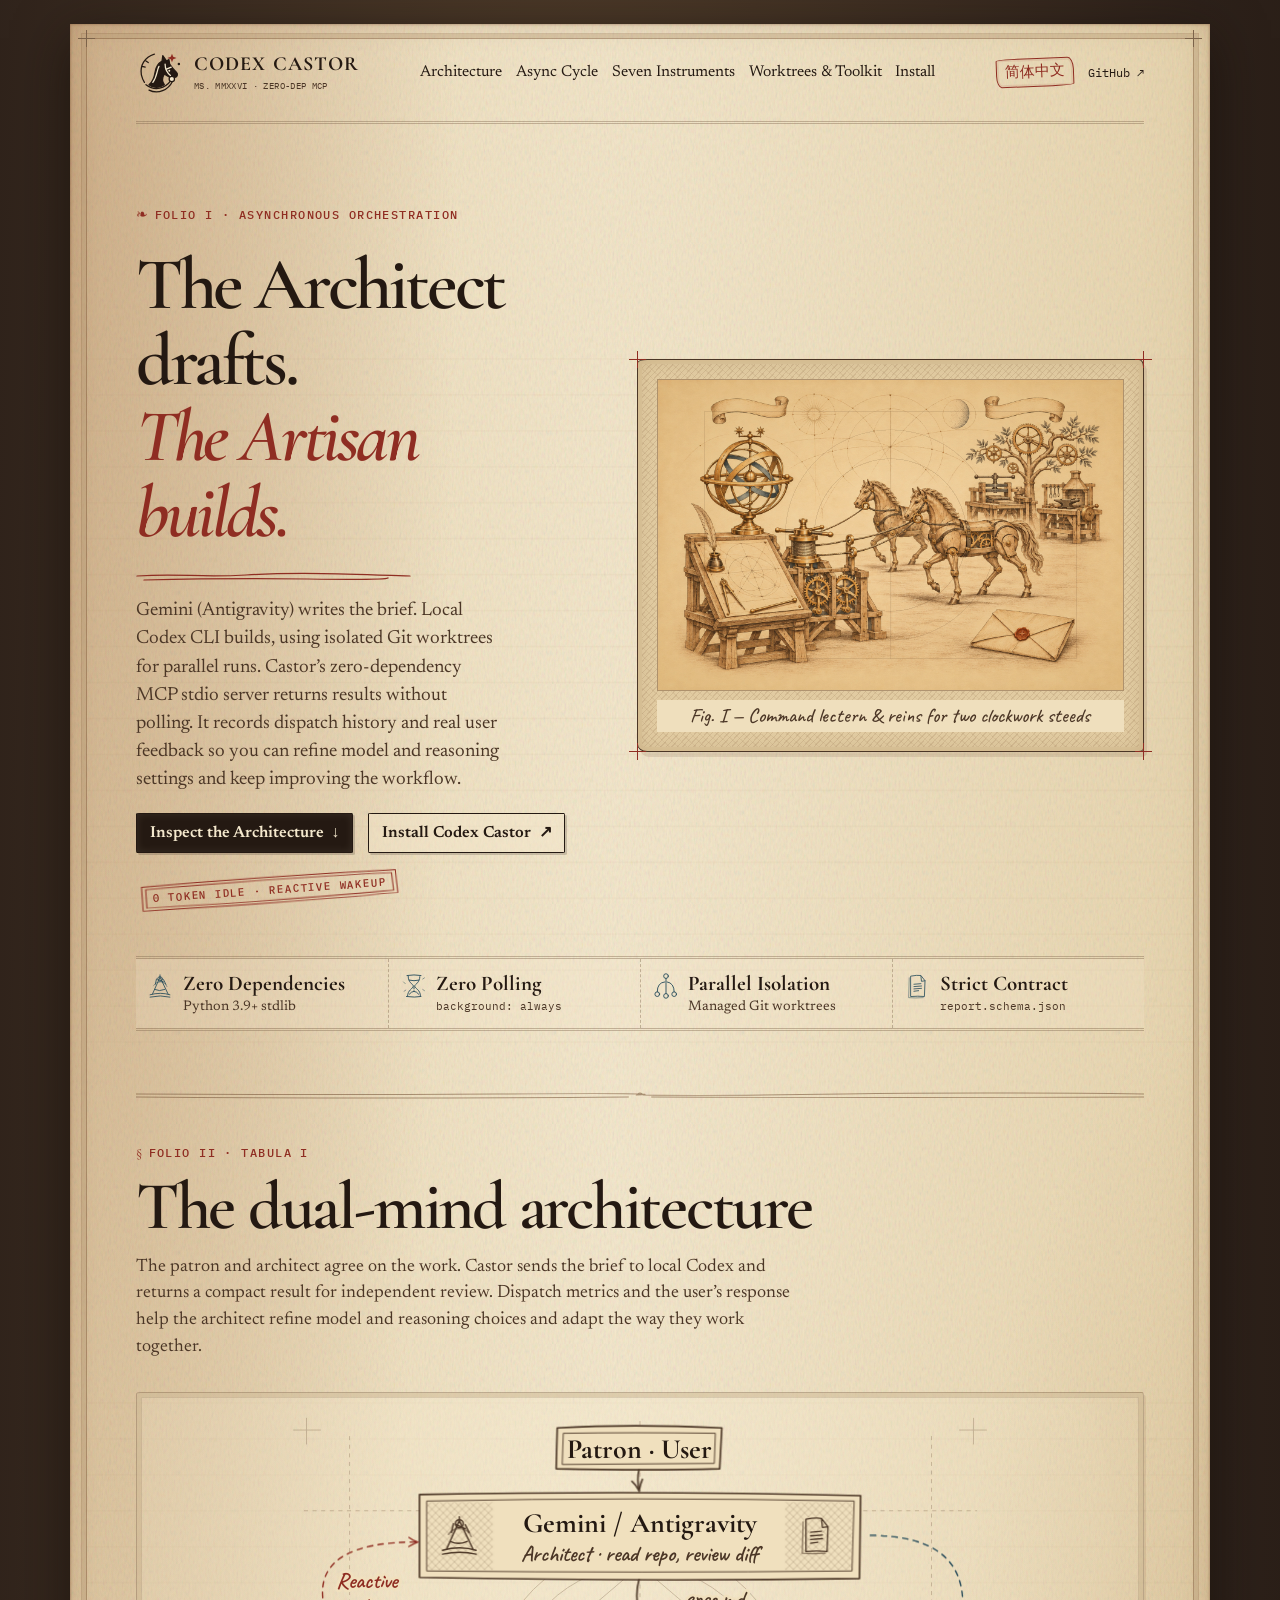
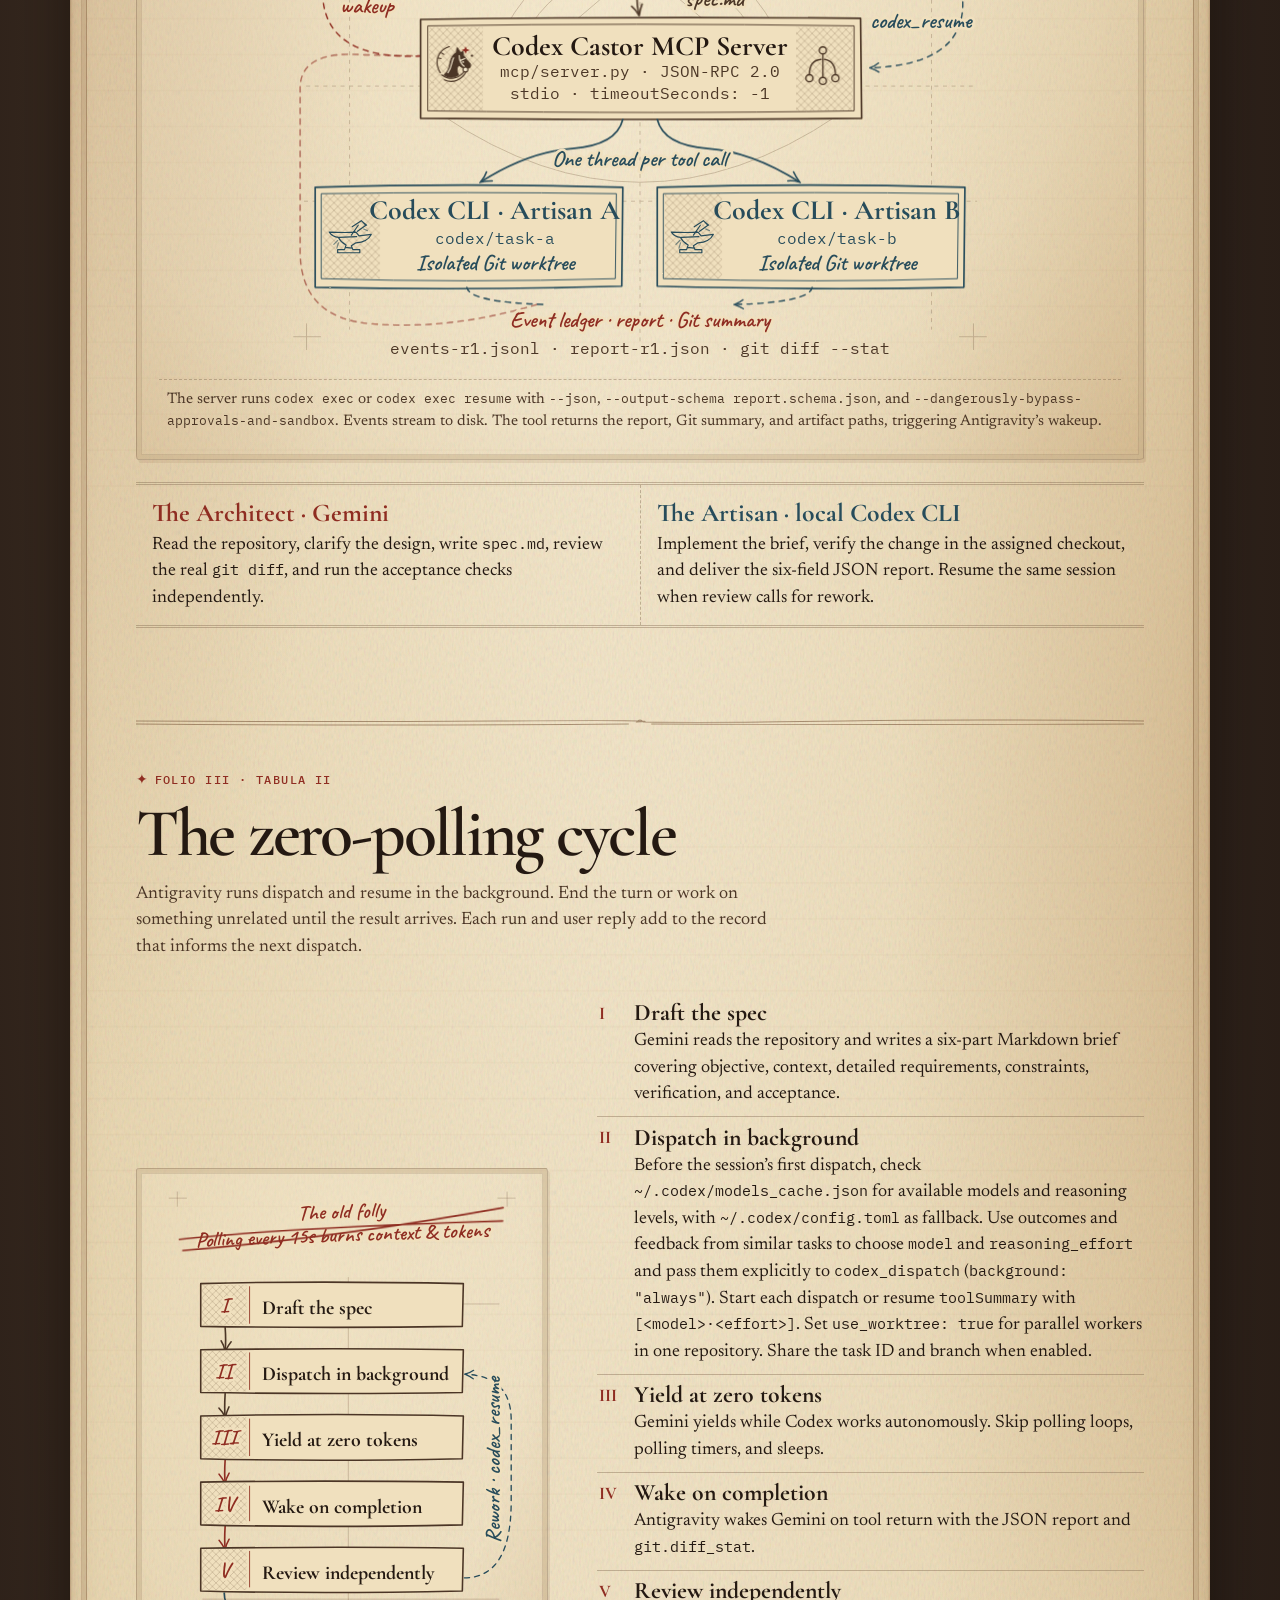
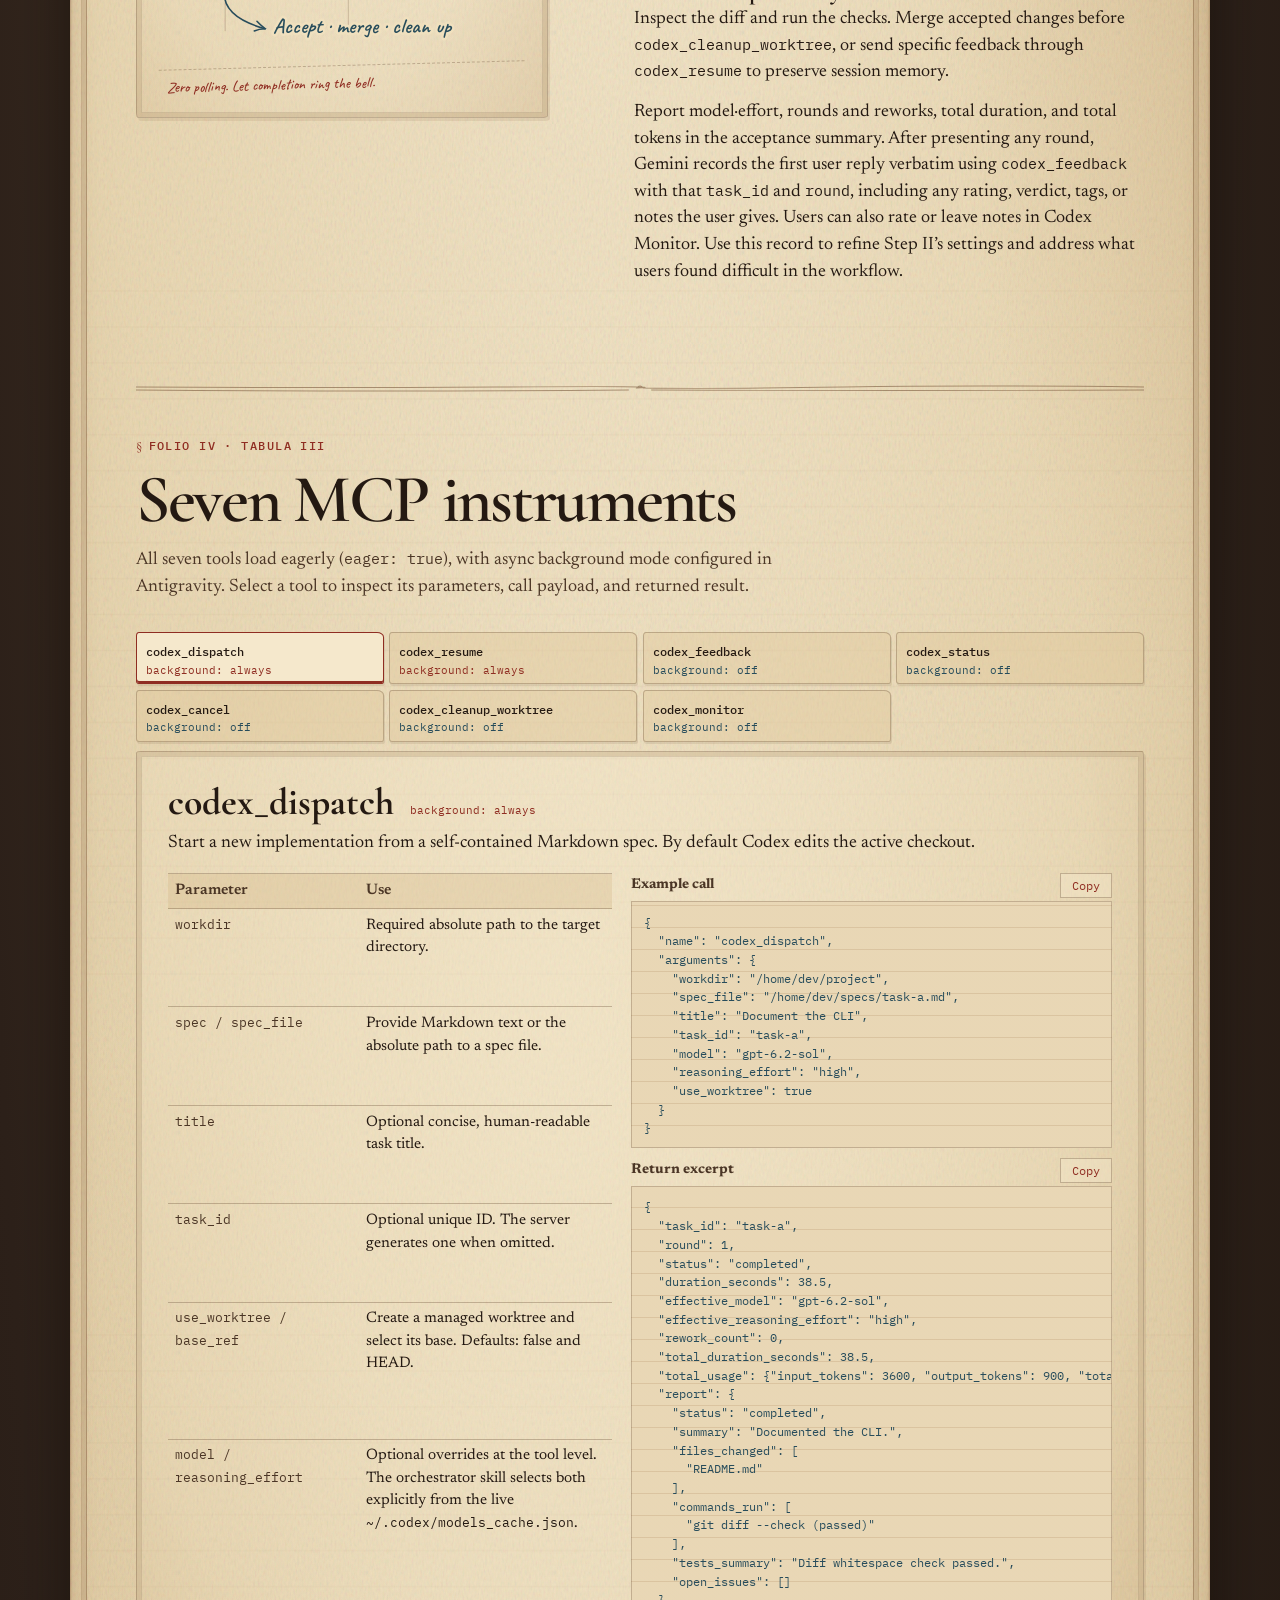
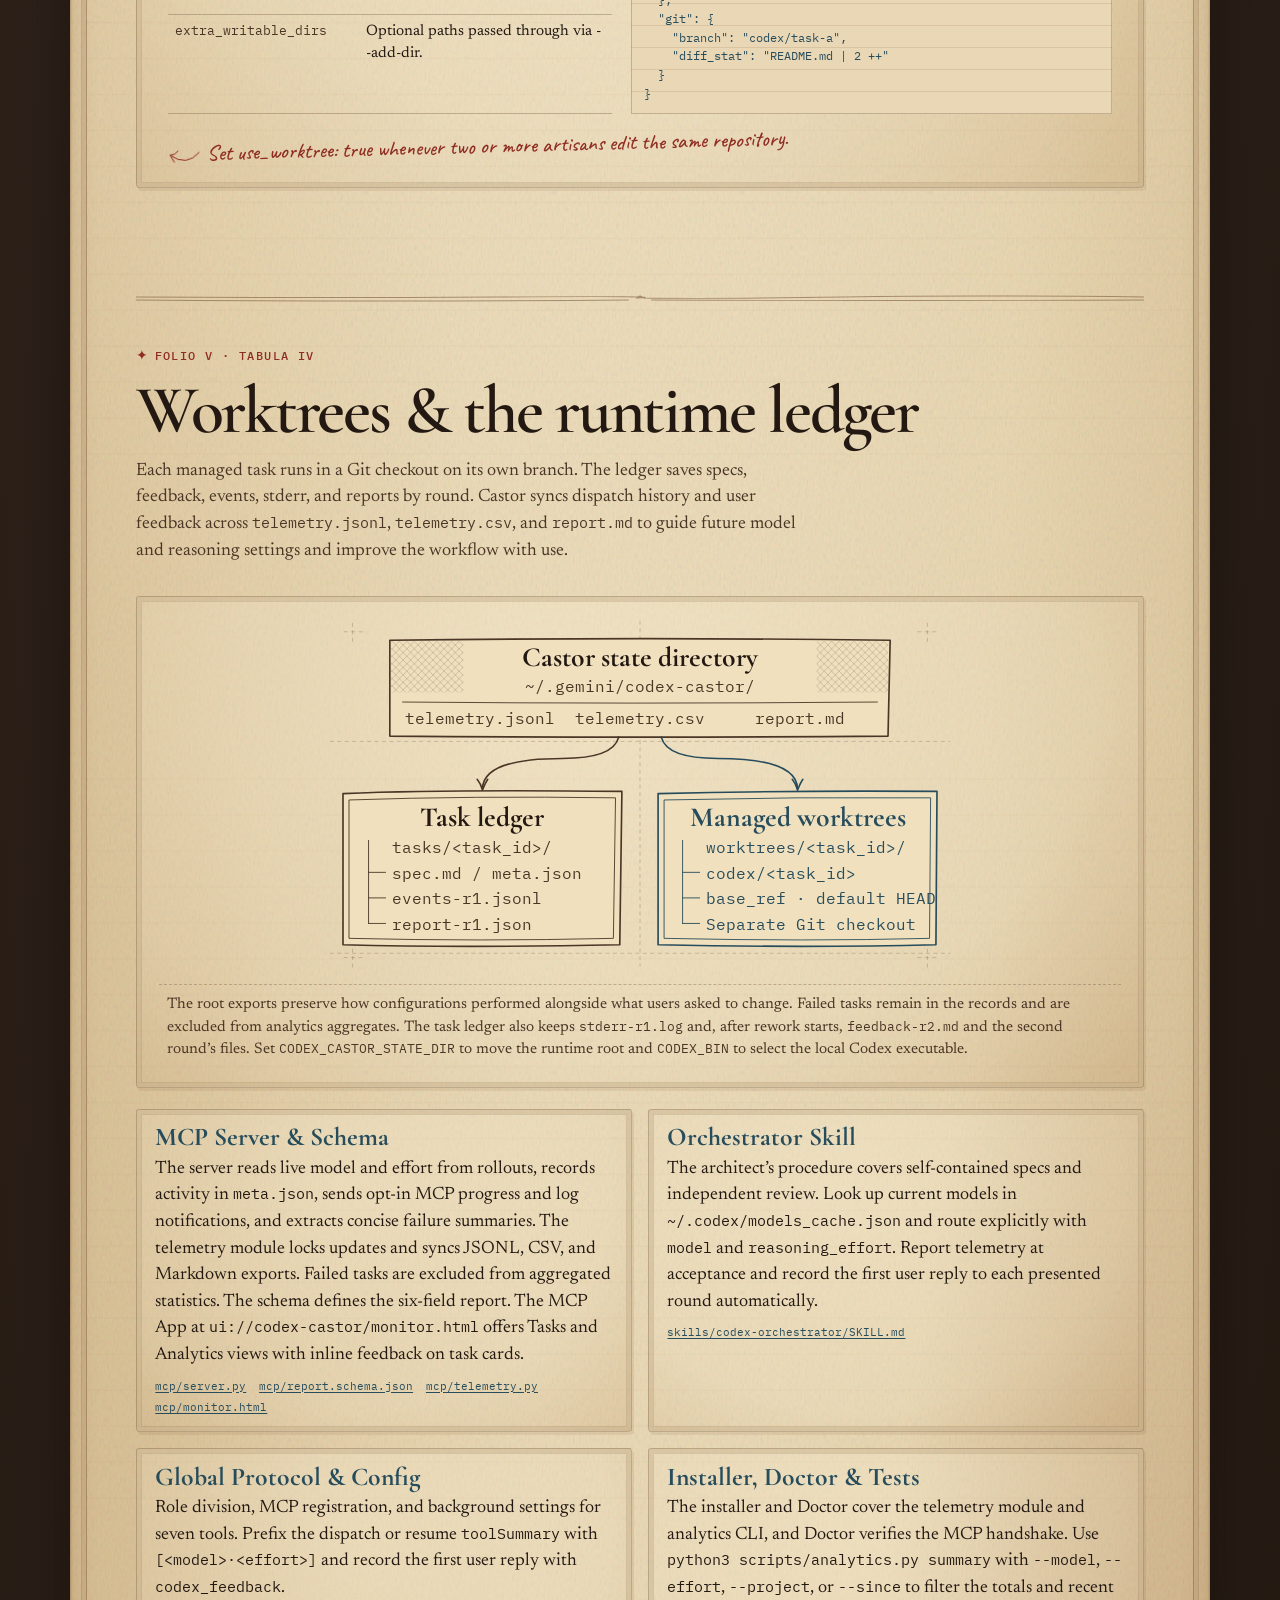
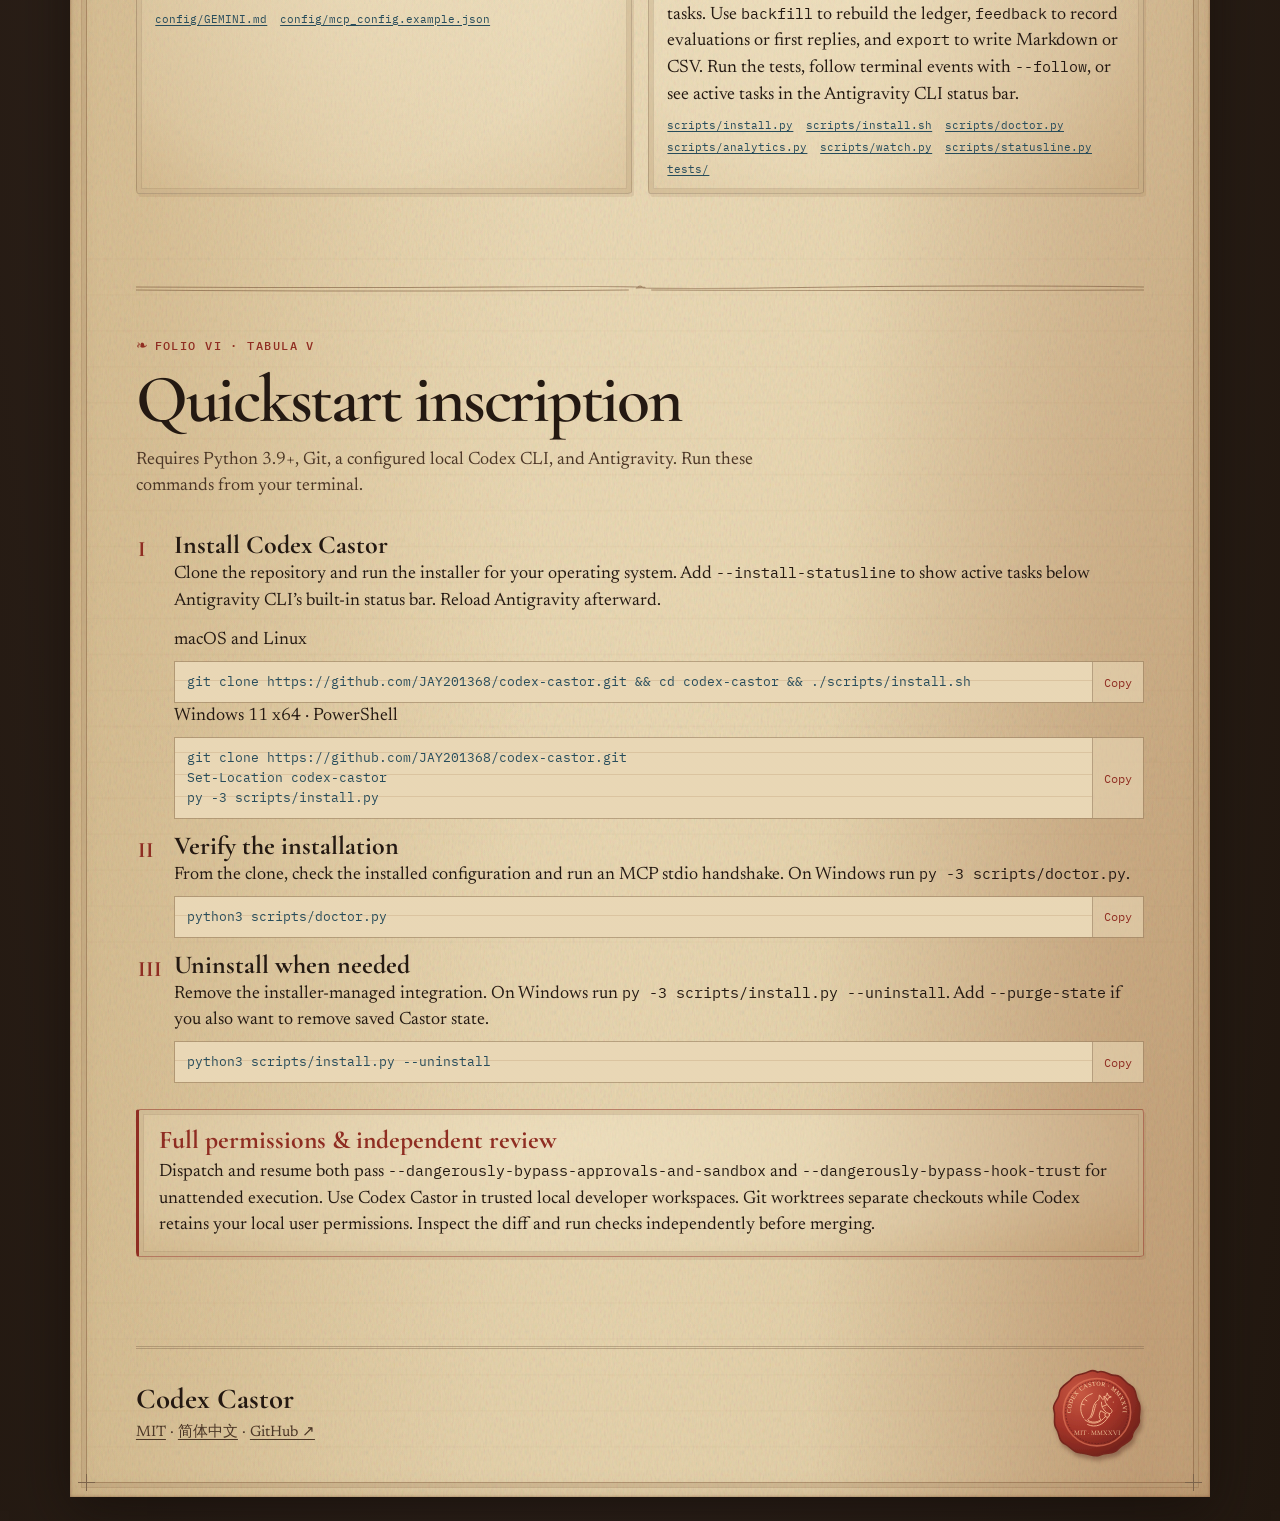
<file: docs/index.html>
<!doctype html>
<html lang="en">
<head>
  <meta charset="utf-8">
  <meta name="viewport" content="width=device-width, initial-scale=1">
  <meta name="description" content="An illustrated engineering manuscript for Codex Castor, the zero-dependency async MCP server connecting Gemini in Antigravity and local Codex CLI.">
  <title>Codex Castor — The Engineering Manuscript</title>
  <link rel="canonical" href="https://jay201368.github.io/codex-castor/">
  <link rel="alternate" hreflang="zh-CN" href="https://jay201368.github.io/codex-castor/index.zh-CN.html">
  <link rel="icon" href="favicon.svg" type="image/svg+xml">
  <link rel="preconnect" href="https://fonts.googleapis.com">
  <link rel="preconnect" href="https://fonts.gstatic.com" crossorigin>
  <link rel="stylesheet" href="https://fonts.googleapis.com/css2?family=Caveat:wght@500;600&amp;family=Cormorant+Garamond:ital,wght@0,600;0,700;1,600&amp;family=IBM+Plex+Mono:wght@400;500&amp;family=Newsreader:opsz,wght@6..72,400;6..72,600&amp;display=swap">
  <link rel="stylesheet" href="style.css">
  <script src="script.js" defer></script>
</head>
<body>
  <svg class="definitions" xmlns="http://www.w3.org/2000/svg" aria-hidden="true" width="0" height="0">
    <defs>
      <filter id="ink-roughen" x="-10%" y="-10%" width="120%" height="120%">
        <feTurbulence type="fractalNoise" baseFrequency=".038 .13" numOctaves="3" seed="17" result="fiber"/>
        <feDisplacementMap in="SourceGraphic" in2="fiber" scale="1.2" xChannelSelector="R" yChannelSelector="G"/>
      </filter>
      <pattern id="ink-hatch" width="7" height="7" patternUnits="userSpaceOnUse">
        <path d="M-2 2L2-2M-1 8L8-1M5 9L9 5M0 0L7 7" stroke="#7c634a" stroke-width=".55" opacity=".48"/>
      </pattern>
      <marker id="arrow-ink" viewBox="0 0 10 10" markerWidth="8" markerHeight="8" refX="8.6" refY="5" orient="auto-start-reverse">
        <path d="M1 1Q4 3 9 5Q4 6.5 1 9" fill="none" stroke="#4b3626" stroke-linecap="round" stroke-width="1.2"/>
      </marker>
      <marker id="arrow-red" viewBox="0 0 10 10" markerWidth="8" markerHeight="8" refX="8.6" refY="5" orient="auto-start-reverse">
        <path d="M1 1Q5 4 9 5Q4 7 1 9" fill="none" stroke="#8f2d22" stroke-linecap="round" stroke-width="1.2"/>
      </marker>
      <marker id="arrow-blue" viewBox="0 0 10 10" markerWidth="8" markerHeight="8" refX="8.6" refY="5" orient="auto-start-reverse">
        <path d="M1 1Q4 3 9 5Q4 6.5 1 9" fill="none" stroke="#274c5b" stroke-linecap="round" stroke-width="1.2"/>
      </marker>
      <symbol id="emblem" viewBox="0 0 64 64">
        <g fill="none" stroke="currentColor" stroke-width="1.65" stroke-linecap="round" stroke-linejoin="round">
          <path d="M24 8C11 12 5 23 7 35c1 4 2 7 4 10m2-28 3 2m-8 5 4 1"/>
          <path d="M46 42C38 53 25 57 13 48m35-5c-6 12-19 18-31 12"/>
          <path fill="currentColor" d="M17 48c5-4 7-10 8-17 1-6 4-11 9-14l1-7 5 7 3-2 1 6c2 3 5 7 9 11 2 2 1 5-1 6l-4 1c-4 0-8-3-11-5-3 5-3 10 0 14-6 4-14 5-20 0Z"/>
          <path stroke="var(--vellum)" d="M30 24c-3 5-2 13-8 21m16-24c0 6 2 11 7 15m-6-8 7-3"/>
          <circle cx="46.8" cy="40.5" r="3.5" fill="var(--vellum)"/>
        </g>
        <circle cx="43.5" cy="29.8" r="1.25" fill="var(--vellum)"/>
        <circle cx="56" cy="21" r="1.6" fill="currentColor"/>
        <path fill="var(--rubric)" d="M47 7.5l1.6 3.9L53 13l-4.4 1.6-1.6 3.9-1.6-3.9L41 13l4.4-1.6Z"/>
      </symbol>
      <symbol id="compass-icon" viewBox="0 0 48 48">
        <g fill="none" stroke="currentColor" stroke-width="1.45" stroke-linecap="round" stroke-linejoin="round">
          <path d="M7 39q18-5 34 0M7 43q18-4 34 0M24 9 11 38m13-29 14 29M15 30q8 4 17 0m-11-17 9 4M18 12l-2 9m14-8 4 8M24 5v3"/>
          <circle cx="24" cy="12" r="4"/>
          <path d="M13 23a13 13 0 0 1 23 2" opacity=".54"/>
        </g>
      </symbol>
      <symbol id="hour-icon" viewBox="0 0 48 48">
        <g fill="none" stroke="currentColor" stroke-width="1.55" stroke-linecap="round" stroke-linejoin="round">
          <path d="M12 6q12-2 24 0M11 42q15 2 25 0M14 7c0 12 8 13 9 17-1 5-10 7-10 17m21-33c0 10-8 13-9 16 1 5 10 6 10 17M16 14q8 2 16 0M16 38q8-10 16 0M24 26v3m0 3v1"/>
          <path d="M6 17l3 3m30 10 3 2M39 12l3-2M7 33l3-2" opacity=".55"/>
        </g>
      </symbol>
      <symbol id="branch-icon" viewBox="0 0 48 48">
        <g fill="none" stroke="currentColor" stroke-width="1.55" stroke-linecap="round">
          <path d="M24 11v26m-2-20Q9 18 9 34m17-17q12 2 12 17"/>
          <circle cx="24" cy="7" r="4"/><circle cx="9" cy="38" r="4"/>
          <circle cx="24" cy="41" r="4"/><circle cx="38" cy="38" r="4"/>
        </g>
      </symbol>
      <symbol id="report-icon" viewBox="0 0 48 48">
        <g fill="none" stroke="currentColor" stroke-width="1.4" stroke-linecap="round" stroke-linejoin="round">
          <path d="M12 7q10-2 17-1l7 9-1 27q-11-1-23 0zm17 0 1 9 6-1M17 21l12-1m-12 5 13-1m-13 5 13-1m-13 5 8-1"/>
          <path d="M9 10 8 44q11 1 25 0" opacity=".6"/>
        </g>
      </symbol>
      <symbol id="anvil-icon" viewBox="0 0 62 46">
        <g fill="none" stroke="currentColor" stroke-width="1.55" stroke-linejoin="round" stroke-linecap="round">
          <path d="M3 17q22 1 35 0l4 5 16-2q-5 10-20 11l-6 4 2 5h9v4H14v-4h9l2-6q-7-4-10-10Q7 23 3 17zm13 7 23-1m-15 14 9 1m0-28 12-8 6 6-11 8m6-13 6 5m-11 0-9 13"/>
          <path d="M14 28l-5 5m6-2-2 7m35-25 5 2" opacity=".58"/>
        </g>
      </symbol>
      <radialGradient id="wax-fill" cx="31%" cy="27%" r="76%">
        <stop stop-color="#c75842"/><stop offset=".58" stop-color="#a33429"/><stop offset="1" stop-color="#74231b"/>
      </radialGradient>
      <path id="wax-legend" d="M28.1 66.5a33 33 0 1 1 63.8 0"/>
    </defs>
  </svg>

  <a class="skip" href="#main">Skip to the manuscript</a>
  <div class="codex" id="top">
    <div class="folio-rules" aria-hidden="true"><i class="nw"></i><i class="ne"></i><i class="sw"></i><i class="se"></i></div>
    <header class="masthead">
      <a class="brand" href="#top">
        <svg viewBox="0 0 64 64" aria-hidden="true"><use href="#emblem"/></svg>
        <span><strong>CODEX CASTOR</strong><small>MS. MMXXVI · ZERO-DEP MCP</small></span>
      </a>
      <nav class="folio-nav" aria-label="Manuscript folios">
        <a href="#architecture">Architecture</a>
        <a href="#async-cycle">Async Cycle</a>
        <a href="#instruments">Seven Instruments</a>
        <a href="#worktrees">Worktrees &amp; Toolkit</a>
        <a href="#install">Install</a>
      </nav>
      <div class="mast-actions">
        <a class="lang-stamp" href="index.zh-CN.html" lang="zh-CN" hreflang="zh-CN">简体中文</a>
        <a class="github" href="https://github.com/JAY201368/codex-castor">GitHub ↗</a>
      </div>
    </header>

    <main id="main" tabindex="-1">
      <section class="hero" aria-labelledby="hero-heading">
        <div>
          <p class="rubric"><span aria-hidden="true">❧</span>Folio I · Asynchronous Orchestration</p>
          <h1 id="hero-heading"><span class="name-line">The Architect</span><br>drafts. <em><span class="name-line">The Artisan</span><br>builds.</em></h1>
          <svg class="pen-rule" viewBox="0 0 276 13" preserveAspectRatio="none" aria-hidden="true">
            <path d="M1 6C48 3 60 8 110 5S215 4 274 6M8 10Q94 8 172 9T252 8" fill="none" stroke="currentColor" stroke-width="1.25" stroke-linecap="round" filter="url(#ink-roughen)"/>
          </svg>
          <p class="thesis">Gemini (Antigravity) writes the brief. Local Codex CLI builds, using isolated Git worktrees for parallel runs. Castor’s zero-dependency MCP stdio server returns results without polling. It records dispatch history and real user feedback so you can refine model and reasoning settings and keep improving the workflow.</p>
          <div class="hero-actions">
            <a class="ink-button" href="#architecture">Inspect the Architecture <span aria-hidden="true">↓</span></a>
            <a class="ink-button light" href="#install">Install Codex Castor <span aria-hidden="true">↗</span></a>
          </div>
          <p class="idle-stamp">
            <svg viewBox="0 0 260 34" preserveAspectRatio="none" aria-hidden="true">
              <path d="M3 4Q117 1 257 4L258 30Q153 33 3 31ZM7 7Q128 4 253 7L254 27Q147 30 7 28Z" fill="none" stroke="currentColor" stroke-width="1" filter="url(#ink-roughen)"/>
            </svg>
            <span>0 TOKEN IDLE · REACTIVE WAKEUP</span>
          </p>
        </div>
        <figure class="hero-plate">
          <i class="nw" aria-hidden="true"></i><i class="ne" aria-hidden="true"></i>
          <i class="sw" aria-hidden="true"></i><i class="se" aria-hidden="true"></i>
          <div class="image-field"><img src="assets/manuscript-castor.jpg" width="1536" height="1024" alt="Codex Castor manuscript illustration of an architect’s lectern with an armillary sphere and mechanical reins guiding two clockwork steeds beside parallel workshops" fetchpriority="high"></div>
          <figcaption>Fig. I — Command lectern &amp; reins for two clockwork steeds</figcaption>
        </figure>
      </section>
      <div class="pillars">
        <div class="pillar"><svg viewBox="0 0 48 48" aria-hidden="true"><use href="#compass-icon"/></svg><strong>Zero Dependencies</strong><small>Python 3.9+ stdlib</small></div>
        <div class="pillar"><svg viewBox="0 0 48 48" aria-hidden="true"><use href="#hour-icon"/></svg><strong>Zero Polling</strong><small><code>background: always</code></small></div>
        <div class="pillar"><svg viewBox="0 0 48 48" aria-hidden="true"><use href="#branch-icon"/></svg><strong>Parallel Isolation</strong><small>Managed Git worktrees</small></div>
        <div class="pillar"><svg viewBox="0 0 48 48" aria-hidden="true"><use href="#report-icon"/></svg><strong>Strict Contract</strong><small><code>report.schema.json</code></small></div>
      </div>

      <section class="folio" id="architecture" aria-labelledby="architecture-heading">
        <header class="folio-heading">
          <p class="rubric"><span aria-hidden="true">§</span>Folio II · Tabula I</p>
          <h2 id="architecture-heading">The dual-mind architecture</h2>
          <p>The patron and architect agree on the work. Castor sends the brief to local Codex and returns a compact result for independent review. Dispatch metrics and the user’s response help the architect refine model and reasoning choices and adapt the way they work together.</p>
        </header>
        <figure class="plate-frame">
          <svg class="schematic architecture-drawing" viewBox="0 0 660 524" role="img" aria-labelledby="arch-svg-title arch-svg-desc">
            <title id="arch-svg-title">The architect, MCP server, and parallel Codex workshops</title>
            <desc id="arch-svg-desc">The patron briefs Gemini in Antigravity. Gemini sends the spec to the MCP server. Each tool call gets a worker thread. Codex CLI artisans run in separate worktrees. The server saves the event stream and returns a report and Git summary. Antigravity wakes Gemini, which can resume a session with review feedback.</desc>
            <g class="guide" aria-hidden="true">
              <path d="M330 6v487M20 252h620M18 89h625M18 359h625M60 20v458m541-458v458" stroke-dasharray="3 5"/>
              <path d="M190 261a140 140 0 0 1 280 0m-261 0a121 121 0 0 1 242 0M146 279q184 125 368 0M330 140l-141 120m141-120 141 120"/>
              <path d="M8 14h25M20 3v24m607-13h25M640 3v24M8 485h25m-13-12v24m607-12h25m-12-12v24"/>
              <circle cx="330" cy="252" r="4"/>
            </g>
            <g filter="url(#ink-roughen)">
              <path class="pen paper-fill" d="M253 12Q322 8 406 12l-2 38q-64 2-152 0z"/>
              <path class="pen fine" d="M259 17q63-1 141 0l-1 28-141 1z"/>
              <path class="pen" marker-end="url(#arrow-ink)" d="M329 51q-2 8 0 19"/>
              <path class="pen paper-fill" d="M125 74Q339 70 535 75l-1 77q-197 3-409-1z"/>
              <path class="pen fine" d="M132 80q194-4 397 0l-2 65q-192 2-395 0z"/>
              <path class="hatching" d="M131 81h62v63h-62zm334 0h63v63h-63z"/>
              <path class="pen" marker-end="url(#arrow-ink)" d="M329 153q-4 14 0 33"/>
              <path class="red dash" opacity=".64" d="M234 455q-80 24-153 18Q14 468 14 405V254q0-36 60-31l53 1"/>
              <path class="red dash" marker-end="url(#arrow-red)" d="M127 224Q39 228 35 169q-4-51 88-51"/>
              <path class="blue dash" marker-end="url(#arrow-blue)" d="M544 112q87 0 86 65-1 55-86 58"/>
              <path class="pen paper-fill" d="M126 190q208-3 409-1l1 93q-203 2-410 0z"/>
              <path class="pen fine" d="M133 196q190-3 396 0v79q-175 3-396 0z"/>
              <path class="hatching" d="M134 197h50v78h-50zm341 0h53v78h-53z"/>
              <path class="blue" marker-end="url(#arrow-blue)" d="M314 283q-6 24-47 27t-85 31"/>
              <path class="blue" marker-end="url(#arrow-blue)" d="M346 283q6 24 47 27t85 31"/>
              <path class="blue paper-fill" d="M28 346q137-4 286 0l-1 92q-142 4-285 1zM346 346q140-4 286 0l-1 93q-129 3-285-1z"/>
              <path class="blue fine" d="M34 352q134-2 274 0l-1 79q-140 4-273 0zM352 352q144-2 274 0l-1 79q-127 4-273 0z"/>
              <path class="hatching" d="M35 352h53v79H35zm318 0h53v79h-53z"/>
              <path class="blue dash" marker-end="url(#arrow-blue)" d="M169 439q2 14 74 16m247-16q-2 14-72 16"/>
            </g>
            <g aria-hidden="true" style="color: var(--sepia)">
              <use href="#compass-icon" x="140" y="90" width="44" height="44"/>
              <use href="#report-icon" x="474" y="91" width="41" height="41"/>
              <use href="#emblem" x="137" y="210" width="42" height="42"/>
              <use href="#branch-icon" x="480" y="213" width="40" height="40"/>
            </g>
            <g aria-hidden="true" style="color: var(--blue)">
              <use href="#anvil-icon" x="39" y="374" width="44" height="36"/>
              <use href="#anvil-icon" x="357" y="374" width="44" height="36"/>
            </g>
            <g text-anchor="middle">
              <text class="label" x="330" y="40">Patron · User</text>
              <text class="label" x="330" y="109">Gemini / Antigravity</text>
              <text class="annotation" x="330" y="136">Architect · read repo, review diff</text>
              <text class="annotation" x="399" y="178">spec.md</text>
              <text class="annotation red-text" x="76" y="161">Reactive<tspan x="76" dy="23">wakeup</tspan></text>
              <text class="annotation blue-text" x="591" y="198">codex_resume</text>
              <text class="label" x="330" y="223">Codex Castor MCP Server</text>
              <text class="type" x="330" y="244">mcp/server.py · JSON-RPC 2.0</text>
              <text class="type" x="330" y="264">stdio · timeoutSeconds: -1</text>
              <text class="annotation blue-text" x="330" y="326">One thread per tool call</text>
              <text class="label blue-text" x="195" y="376">Codex CLI · Artisan A</text>
              <text class="type blue-text" x="195" y="399">codex/task-a</text>
              <text class="annotation blue-text" x="195" y="423">Isolated Git worktree</text>
              <text class="label blue-text" x="513" y="376">Codex CLI · Artisan B</text>
              <text class="type blue-text" x="513" y="399">codex/task-b</text>
              <text class="annotation blue-text" x="513" y="423">Isolated Git worktree</text>
              <text class="annotation red-text" x="330" y="476">Event ledger · report · Git summary</text>
              <text class="type" x="330" y="501">events-r1.jsonl · report-r1.json · git diff --stat</text>
            </g>
          </svg>
          <figcaption>The server runs <code>codex exec</code> or <code>codex exec resume</code> with <code>--json</code>, <code>--output-schema report.schema.json</code>, and <code>--dangerously-bypass-approvals-and-sandbox</code>. Events stream to disk. The tool returns the report, Git summary, and artifact paths, triggering Antigravity’s wakeup.</figcaption>
        </figure>
        <div class="duties">
          <article><h3>The Architect · Gemini</h3><p>Read the repository, clarify the design, write <code>spec.md</code>, review the real <code>git diff</code>, and run the acceptance checks independently.</p></article>
          <article><h3>The Artisan · local Codex CLI</h3><p>Implement the brief, verify the change in the assigned checkout, and deliver the six-field JSON report. Resume the same session when review calls for rework.</p></article>
        </div>
      </section>

      <section class="folio" id="async-cycle" aria-labelledby="cycle-heading">
        <header class="folio-heading">
          <p class="rubric"><span aria-hidden="true">✦</span>Folio III · Tabula II</p>
          <h2 id="cycle-heading">The zero-polling cycle</h2>
          <p>Antigravity runs dispatch and resume in the background. End the turn or work on something unrelated until the result arrives. Each run and user reply add to the record that informs the next dispatch.</p>
        </header>
        <div class="cycle-layout">
          <figure class="plate-frame">
            <svg class="schematic cycle-drawing" viewBox="0 0 360 465" role="img" aria-labelledby="cycle-svg-title cycle-svg-desc">
              <title id="cycle-svg-title">The five stages of a background task</title>
              <desc id="cycle-svg-desc">Draft a spec, dispatch, yield at zero idle tokens, wake on completion, and review independently. Accept and clean up or send feedback to resume the same session.</desc>
              <path class="guide" d="M65 90v342m121-347v350M43 111h291M43 401h291M10 7h17m-9-6v14m315-8h17m-8-6v14"/>
              <g transform="rotate(-2 179 44)">
                <text class="annotation red-text" x="180" y="27" text-anchor="middle">The old folly</text>
                <text class="annotation red-text" x="180" y="50" text-anchor="middle">Polling every 15s burns context &amp; tokens</text>
                <path class="red" filter="url(#ink-roughen)" d="M20 42Q127 34 338 35M23 53Q173 46 339 22"/>
              </g>
              <g filter="url(#ink-roughen)">
                <path class="pen" marker-end="url(#arrow-ink)" d="M65 134q1 13 0 23"/>
                <path class="pen" marker-end="url(#arrow-ink)" d="M65 199q-1 15 0 23"/>
                <path class="red" marker-end="url(#arrow-red)" d="M65 264q-1 14 0 23"/>
                <path class="red" marker-end="url(#arrow-red)" d="M65 329q-1 14 0 23"/>
                <path class="blue dash" marker-end="url(#arrow-blue)" d="M300 380q46 0 46-75V225q0-43-45-45"/>
                <path class="pen paper-fill" d="M41 91q114-3 258 0l-1 42q-123 2-257 0zm0 65q131-2 258 0l-1 42q-115 2-257 0zm0 65q138-3 258 0l-1 42q-143 3-257 0zm0 65q114-2 258 0l-1 42q-144 3-257 0zm0 65q143-2 258 0l-1 42q-142 3-257 0z"/>
                <path class="hatching" d="M42 92h44v40H42zm0 65h44v40H42zm0 65h44v40H42zm0 65h44v40H42zm0 65h44v40H42z"/>
                <path class="red fine" d="M89 94v36m0 29v36m0 29v36m0 30v34m0 30v35"/>
                <path class="blue" marker-end="url(#arrow-blue)" d="M64 395q0 24 40 35"/>
              </g>
              <g class="annotation red-text" text-anchor="middle">
                <text x="64" y="119">I</text><text x="64" y="184">II</text><text x="64" y="249">III</text>
                <text x="64" y="314">IV</text><text x="64" y="379">V</text>
              </g>
              <g class="label">
                <text x="101" y="121">Draft the spec</text>
                <text x="101" y="186">Dispatch in background</text>
                <text x="101" y="251">Yield at zero tokens</text>
                <text x="101" y="316">Wake on completion</text>
                <text x="101" y="381">Review independently</text>
              </g>
              <text class="annotation blue-text" x="335" y="264" text-anchor="middle" transform="rotate(-90 335 264)">Rework · codex_resume</text>
              <text class="annotation blue-text" x="112" y="434">Accept · merge · clean up</text>
            </svg>
            <figcaption class="hand-note">Zero polling. Let completion ring the bell.</figcaption>
          </figure>
          <ol class="cycle-steps">
            <li><h3>Draft the spec</h3><p>Gemini reads the repository and writes a six-part Markdown brief covering objective, context, detailed requirements, constraints, verification, and acceptance.</p></li>
            <li><h3>Dispatch in background</h3><p>Before the session’s first dispatch, check <code>~/.codex/models_cache.json</code> for available models and reasoning levels, with <code>~/.codex/config.toml</code> as fallback. Use outcomes and feedback from similar tasks to choose <code>model</code> and <code>reasoning_effort</code> and pass them explicitly to <code>codex_dispatch</code> (<code>background: "always"</code>). Start each dispatch or resume <code>toolSummary</code> with <code>[&lt;model&gt;·&lt;effort&gt;]</code>. Set <code>use_worktree: true</code> for parallel workers in one repository. Share the task ID and branch when enabled.</p></li>
            <li><h3>Yield at zero tokens</h3><p>Gemini yields while Codex works autonomously. Skip polling loops, polling timers, and sleeps.</p></li>
            <li><h3>Wake on completion</h3><p>Antigravity wakes Gemini on tool return with the JSON report and <code>git.diff_stat</code>.</p></li>
            <li><h3>Review independently</h3><p>Inspect the diff and run the checks. Merge accepted changes before <code>codex_cleanup_worktree</code>, or send specific feedback through <code>codex_resume</code> to preserve session memory.</p><p>Report model·effort, rounds and reworks, total duration, and total tokens in the acceptance summary. After presenting any round, Gemini records the first user reply verbatim using <code>codex_feedback</code> with that <code>task_id</code> and <code>round</code>, including any rating, verdict, tags, or notes the user gives. Users can also rate or leave notes in Codex Monitor. Use this record to refine Step II’s settings and address what users found difficult in the workflow.</p></li>
          </ol>
        </div>
      </section>

      <section class="folio" id="instruments" aria-labelledby="instruments-heading">
        <header class="folio-heading">
          <p class="rubric"><span aria-hidden="true">§</span>Folio IV · Tabula III</p>
          <h2 id="instruments-heading">Seven MCP instruments</h2>
          <p>All seven tools load eagerly (<code>eager: true</code>), with async background mode configured in Antigravity. Select a tool to inspect its parameters, call payload, and returned result.</p>
        </header>
        <div data-instrument-ledger>
          <div class="tab-index" data-instrument-index aria-label="Choose an MCP instrument">
            <a id="tab-dispatch" href="#tool-dispatch"><code>codex_dispatch</code><span class="mode always">background: always</span></a>
            <a id="tab-resume" href="#tool-resume"><code>codex_resume</code><span class="mode always">background: always</span></a>
            <a id="tab-feedback" href="#tool-feedback"><code>codex_feedback</code><span class="mode off">background: off</span></a>
            <a id="tab-status" href="#tool-status"><code>codex_status</code><span class="mode off">background: off</span></a>
            <a id="tab-cancel" href="#tool-cancel"><code>codex_cancel</code><span class="mode off">background: off</span></a>
            <a id="tab-cleanup_worktree" href="#tool-cleanup_worktree"><code>codex_cleanup_<wbr>worktree</code><span class="mode off">background: off</span></a>
            <a id="tab-monitor" href="#tool-monitor"><code>codex_monitor</code><span class="mode off">background: off</span></a>
          </div>
          <article class="ledger-panel" id="tool-dispatch">
            <header class="instrument-title"><h3>codex_dispatch</h3><span class="mode always">background: always</span></header>
            <p>Start a new implementation from a self-contained Markdown spec. By default Codex edits the active checkout.</p>
            <div class="ledger-content">
              <table class="parameters">
                <thead><tr><th scope="col">Parameter</th><th scope="col">Use</th></tr></thead>
                <tbody>
                  <tr><th scope="row"><code>workdir</code></th><td>Required absolute path to the target directory.</td></tr>
                  <tr><th scope="row"><code>spec / spec_file</code></th><td>Provide Markdown text or the absolute path to a spec file.</td></tr>
                  <tr><th scope="row"><code>title</code></th><td>Optional concise, human-readable task title.</td></tr>
                  <tr><th scope="row"><code>task_id</code></th><td>Optional unique ID. The server generates one when omitted.</td></tr>
                  <tr><th scope="row"><code>use_worktree / base_ref</code></th><td>Create a managed worktree and select its base. Defaults: false and HEAD.</td></tr>
                  <tr><th scope="row"><code>model / reasoning_effort</code></th><td>Optional overrides at the tool level. The orchestrator skill selects both explicitly from the live <code>~/.codex/models_cache.json</code>.</td></tr>
                  <tr><th scope="row"><code>extra_writable_dirs</code></th><td>Optional paths passed through via --add-dir.</td></tr>
                </tbody>
              </table>
              <div>
                <div class="sample" data-copy-block>
                  <div class="sample-heading"><strong id="sample-title-1">Example call</strong><button type="button" class="copy-button" aria-describedby="sample-title-1" data-copy-command data-copied-label="Copied ✓" data-manual-label="Selected · copy it manually" hidden>Copy</button></div>
                  <pre><code>{
  "name": "codex_dispatch",
  "arguments": {
    "workdir": "/home/dev/project",
    "spec_file": "/home/dev/specs/task-a.md",
    "title": "Document the CLI",
    "task_id": "task-a",
    "model": "gpt-6.2-sol",
    "reasoning_effort": "high",
    "use_worktree": true
  }
}</code></pre></div>
                <div class="sample" data-copy-block>
                  <div class="sample-heading"><strong id="sample-title-2">Return excerpt</strong><button type="button" class="copy-button" aria-describedby="sample-title-2" data-copy-command data-copied-label="Copied ✓" data-manual-label="Selected · copy it manually" hidden>Copy</button></div>
                  <pre><code>{
  "task_id": "task-a",
  "round": 1,
  "status": "completed",
  "duration_seconds": 38.5,
  "effective_model": "gpt-6.2-sol",
  "effective_reasoning_effort": "high",
  "rework_count": 0,
  "total_duration_seconds": 38.5,
  "total_usage": {"input_tokens": 3600, "output_tokens": 900, "total_tokens": 4500},
  "report": {
    "status": "completed",
    "summary": "Documented the CLI.",
    "files_changed": [
      "README.md"
    ],
    "commands_run": [
      "git diff --check (passed)"
    ],
    "tests_summary": "Diff whitespace check passed.",
    "open_issues": []
  },
  "git": {
    "branch": "codex/task-a",
    "diff_stat": "README.md | 2 ++"
  }
}</code></pre></div>
              </div>
            </div>
            <p class="hand-note"><svg viewBox="0 0 32 16" aria-hidden="true"><path d="M31 4Q18 18 2 6q5 0 8-4M2 6l4 7" fill="none" stroke="currentColor" stroke-linecap="round" filter="url(#ink-roughen)"/></svg>Set use_worktree: true whenever two or more artisans edit the same repository.</p>
          </article>
          <article class="ledger-panel" id="tool-resume">
            <header class="instrument-title"><h3>codex_resume</h3><span class="mode always">background: always</span></header>
            <p>Continue a previous Codex session with concrete review feedback in its work directory.</p>
            <div class="ledger-content">
              <table class="parameters">
                <thead><tr><th scope="col">Parameter</th><th scope="col">Use</th></tr></thead>
                <tbody>
                  <tr><th scope="row"><code>task_id</code></th><td>Reuse the session and working directory from an earlier task.</td></tr>
                  <tr><th scope="row"><code>session_id / workdir</code></th><td>Supply both when resuming without a task ID.</td></tr>
                  <tr><th scope="row"><code>feedback / feedback_file</code></th><td>Provide actionable feedback or the path to a Markdown feedback file.</td></tr>
                  <tr><th scope="row"><code>model / reasoning_effort</code></th><td>Optional Codex model and reasoning overrides.</td></tr>
                </tbody>
              </table>
              <div>
                <div class="sample" data-copy-block>
                  <div class="sample-heading"><strong id="sample-title-3">Example call</strong><button type="button" class="copy-button" aria-describedby="sample-title-3" data-copy-command data-copied-label="Copied ✓" data-manual-label="Selected · copy it manually" hidden>Copy</button></div>
                  <pre><code>{
  "name": "codex_resume",
  "arguments": {
    "task_id": "task-a",
    "feedback": "README.md: document the config path."
  }
}</code></pre></div>
                <div class="sample" data-copy-block>
                  <div class="sample-heading"><strong id="sample-title-4">Return excerpt</strong><button type="button" class="copy-button" aria-describedby="sample-title-4" data-copy-command data-copied-label="Copied ✓" data-manual-label="Selected · copy it manually" hidden>Copy</button></div>
                  <pre><code>{
  "task_id": "task-a",
  "round": 2,
  "status": "completed",
  "duration_seconds": 20.2,
  "usage": {"input_tokens": 2400, "output_tokens": 600},
  "rework_count": 1,
  "total_duration_seconds": 58.7,
  "total_usage": {"input_tokens": 6000, "output_tokens": 1500, "total_tokens": 7500},
  "git": {
    "branch": "codex/task-a",
    "diff_stat": "README.md | 3 +++"
  }
}</code></pre></div>
              </div>
            </div>
            <p class="hand-note"><svg viewBox="0 0 32 16" aria-hidden="true"><path d="M31 4Q18 18 2 6q5 0 8-4M2 6l4 7" fill="none" stroke="currentColor" stroke-linecap="round" filter="url(#ink-roughen)"/></svg>Cite the file and line, include failing output, and say what should happen.</p>
          </article>
          <article class="ledger-panel" id="tool-feedback">
            <header class="instrument-title"><h3>codex_feedback</h3><span class="mode off">background: off</span></header>
            <p>Record or update a user or reviewer’s rating, verdict, tags, or notes, or save the user’s verbatim first reply after a round. These reactions stay with the task and help you refine model and effort settings and improve the day-to-day workflow. Available to the model and Codex Monitor. Updates <code>meta.json</code> and syncs <code>telemetry.jsonl</code>, <code>telemetry.csv</code>, and <code>report.md</code>.</p>
            <div class="ledger-content">
              <table class="parameters">
                <thead><tr><th scope="col">Parameter</th><th scope="col">Use</th></tr></thead>
                <tbody>
                  <tr><th scope="row"><code>task_id</code></th><td>Required task ID.</td></tr>
                  <tr><th scope="row"><code>rating</code></th><td>Optional integer from 1 to 5.</td></tr>
                  <tr><th scope="row"><code>verdict</code></th><td>Optional. Choose <code>accepted</code>, <code>rework</code>, <code>partial</code>, <code>rejected</code>, <code>abandoned</code>.</td></tr>
                  <tr><th scope="row"><code>tags</code></th><td>Optional array of strings.</td></tr>
                  <tr><th scope="row"><code>notes</code></th><td>Optional freeform review notes.</td></tr>
                  <tr><th scope="row"><code>user_first_prompt</code></th><td>Optional verbatim first user reply after a round finishes.</td></tr>
                  <tr><th scope="row"><code>round</code></th><td>Optional positive integer. Defaults to the current round.</td></tr>
                </tbody>
              </table>
              <div>
                <div class="sample" data-copy-block>
                  <div class="sample-heading"><strong id="sample-title-feedback-call">Example call</strong><button type="button" class="copy-button" aria-describedby="sample-title-feedback-call" data-copy-command data-copied-label="Copied ✓" data-manual-label="Selected · copy it manually" hidden>Copy</button></div>
                  <pre><code>{
  "name": "codex_feedback",
  "arguments": {
    "task_id": "task-a",
    "round": 2,
    "rating": 5,
    "verdict": "accepted",
    "tags": [
      "docs"
    ],
    "notes": "The config path is clear now.",
    "user_first_prompt": "Looks good, 5/5. The config path is clear now."
  }
}</code></pre></div>
                <div class="sample" data-copy-block>
                  <div class="sample-heading"><strong id="sample-title-feedback-return">Return excerpt</strong><button type="button" class="copy-button" aria-describedby="sample-title-feedback-return" data-copy-command data-copied-label="Copied ✓" data-manual-label="Selected · copy it manually" hidden>Copy</button></div>
                  <pre><code>{
  "task_id": "task-a",
  "feedback": {
    "rating": 5,
    "verdict": "accepted",
    "tags": [
      "docs"
    ],
    "notes": "The config path is clear now.",
    "updated_at": "2026-11-27T08:22:09Z",
    "user_first_prompts": [
      {
        "round": 2,
        "prompt": "Looks good, 5/5. The config path is clear now.",
        "recorded_at": "2026-11-27T08:22:09Z"
      }
    ]
  },
  "rework_count": 1,
  "total_duration_seconds": 58.7,
  "total_usage": {
    "input_tokens": 6000,
    "output_tokens": 1500,
    "total_tokens": 7500
  }
}</code></pre></div>
              </div>
            </div>
            <p class="hand-note"><svg viewBox="0 0 32 16" aria-hidden="true"><path d="M31 4Q18 18 2 6q5 0 8-4M2 6l4 7" fill="none" stroke="currentColor" stroke-linecap="round" filter="url(#ink-roughen)"/></svg>Gemini automatically saves the first reply after presenting a round. Rate or annotate the task in Codex Monitor to add context for future dispatches.</p>
          </article>
          <article class="ledger-panel" id="tool-status">
            <header class="instrument-title"><h3>codex_status</h3><span class="mode off">background: off</span></header>
            <p>Inspect a single task or list recent tasks. Use on explicit request or during post-mortem debugging.</p>
            <div class="ledger-content">
              <table class="parameters">
                <thead><tr><th scope="col">Parameter</th><th scope="col">Use</th></tr></thead>
                <tbody>
                  <tr><th scope="row"><code>task_id</code></th><td>Inspect one task, including recent events and stderr tail.</td></tr>
                  <tr><th scope="row"><code>limit</code></th><td>Limit the recent task list when task_id is omitted. Default: 20.</td></tr>
                </tbody>
              </table>
              <div>
                <div class="sample" data-copy-block>
                  <div class="sample-heading"><strong id="sample-title-5">Example call</strong><button type="button" class="copy-button" aria-describedby="sample-title-5" data-copy-command data-copied-label="Copied ✓" data-manual-label="Selected · copy it manually" hidden>Copy</button></div>
                  <pre><code>{
  "name": "codex_status",
  "arguments": {
    "task_id": "task-a"
  }
}</code></pre></div>
                <div class="sample" data-copy-block>
                  <div class="sample-heading"><strong id="sample-title-6">Return excerpt</strong><button type="button" class="copy-button" aria-describedby="sample-title-6" data-copy-command data-copied-label="Copied ✓" data-manual-label="Selected · copy it manually" hidden>Copy</button></div>
                  <pre><code>{
  "task_id": "task-a",
  "status": "running",
  "alive": true,
  "round": 1,
  "last_event": "turn.started"
}</code></pre></div>
              </div>
            </div>
            <p class="hand-note"><svg viewBox="0 0 32 16" aria-hidden="true"><path d="M31 4Q18 18 2 6q5 0 8-4M2 6l4 7" fill="none" stroke="currentColor" stroke-linecap="round" filter="url(#ink-roughen)"/></svg>Take one snapshot. The completion result arrives on its own.</p>
          </article>
          <article class="ledger-panel" id="tool-cancel">
            <header class="instrument-title"><h3>codex_cancel</h3><span class="mode off">background: off</span></header>
            <p>Stop Codex and its child processes using a Windows Job Object or a macOS/Linux process group.</p>
            <div class="ledger-content">
              <table class="parameters">
                <thead><tr><th scope="col">Parameter</th><th scope="col">Use</th></tr></thead>
                <tbody>
                  <tr><th scope="row"><code>task_id</code></th><td>Required ID of the running task.</td></tr>
                </tbody>
              </table>
              <div>
                <div class="sample" data-copy-block>
                  <div class="sample-heading"><strong id="sample-title-7">Example call</strong><button type="button" class="copy-button" aria-describedby="sample-title-7" data-copy-command data-copied-label="Copied ✓" data-manual-label="Selected · copy it manually" hidden>Copy</button></div>
                  <pre><code>{
  "name": "codex_cancel",
  "arguments": {
    "task_id": "task-b"
  }
}</code></pre></div>
                <div class="sample" data-copy-block>
                  <div class="sample-heading"><strong id="sample-title-8">Return excerpt</strong><button type="button" class="copy-button" aria-describedby="sample-title-8" data-copy-command data-copied-label="Copied ✓" data-manual-label="Selected · copy it manually" hidden>Copy</button></div>
                  <pre><code>{
  "task_id": "task-b",
  "cancelled": true,
  "message": "Terminated running Codex process."
}</code></pre></div>
              </div>
            </div>
            <p class="hand-note"><svg viewBox="0 0 32 16" aria-hidden="true"><path d="M31 4Q18 18 2 6q5 0 8-4M2 6l4 7" fill="none" stroke="currentColor" stroke-linecap="round" filter="url(#ink-roughen)"/></svg>The process stops. Any changes it made stay in the checkout.</p>
          </article>
          <article class="ledger-panel" id="tool-cleanup_worktree">
            <header class="instrument-title"><h3>codex_cleanup_worktree</h3><span class="mode off">background: off</span></header>
            <p>Remove a managed worktree after reviewing and merging its changes or deciding to discard them.</p>
            <div class="ledger-content">
              <table class="parameters">
                <thead><tr><th scope="col">Parameter</th><th scope="col">Use</th></tr></thead>
                <tbody>
                  <tr><th scope="row"><code>task_id</code></th><td>Required ID of the task that owns the managed worktree.</td></tr>
                  <tr><th scope="row"><code>delete_branch</code></th><td>Also remove the task’s branch. Default: false.</td></tr>
                  <tr><th scope="row"><code>force</code></th><td>Force worktree removal and branch deletion if requested. Can discard work. Default: false.</td></tr>
                </tbody>
              </table>
              <div>
                <div class="sample" data-copy-block>
                  <div class="sample-heading"><strong id="sample-title-9">Example call</strong><button type="button" class="copy-button" aria-describedby="sample-title-9" data-copy-command data-copied-label="Copied ✓" data-manual-label="Selected · copy it manually" hidden>Copy</button></div>
                  <pre><code>{
  "name": "codex_cleanup_worktree",
  "arguments": {
    "task_id": "task-a",
    "delete_branch": true
  }
}</code></pre></div>
                <div class="sample" data-copy-block>
                  <div class="sample-heading"><strong id="sample-title-10">Return excerpt</strong><button type="button" class="copy-button" aria-describedby="sample-title-10" data-copy-command data-copied-label="Copied ✓" data-manual-label="Selected · copy it manually" hidden>Copy</button></div>
                  <pre><code>{
  "task_id": "task-a",
  "cleaned": true,
  "branch_deleted": true
}</code></pre></div>
              </div>
            </div>
            <p class="hand-note"><svg viewBox="0 0 32 16" aria-hidden="true"><path d="M31 4Q18 18 2 6q5 0 8-4M2 6l4 7" fill="none" stroke="currentColor" stroke-linecap="round" filter="url(#ink-roughen)"/></svg>Merge accepted changes before removing the worktree.</p>
          </article>
          <article class="ledger-panel" id="tool-monitor">
            <header class="instrument-title"><h3>codex_monitor</h3><span class="mode off">background: off</span></header>
            <p>Open Codex Monitor in the Antigravity App side panel or full-page view, or read the structured snapshot. <strong>Tasks</strong> has a live section and collapsible <strong>By Project</strong> groups for settled tasks, newest first by finish time. Cards show effective model and effort pills and show concise failure reasons when available. The server stores extracted reasons in <code>error_summary</code> and surfaces them in <code>latest_activity</code>. Open the session detail sheet for configuration, runtime, prompt history, and activity, with expanded prompt and stream views. Cancel live tasks or enter a rating, verdict, and notes inline.</p>
            <p><strong>Analytics</strong> shows overall KPIs and a Model × Reasoning Effort matrix. Use outcomes and ratings from past dispatches to compare settings for real work and choose a configuration for the next task. The KPIs and matrix exclude failed tasks.</p>
            <p>For each setting, the server checks the current rollout’s <code>turn_context</code>, an explicit dispatch or resume override, the previous round, project <code>.codex/config.toml</code>, then user <code>~/.codex/config.toml</code> (or <code>$CODEX_HOME/config.toml</code>).</p>
            <div class="ledger-content">
              <table class="parameters">
                <thead><tr><th scope="col">Parameter</th><th scope="col">Use</th></tr></thead>
                <tbody>
                  <tr><th scope="row"><code>task_id</code></th><td>Optional ID of the task to select.</td></tr>
                  <tr><th scope="row"><code>limit</code></th><td>Optional cap on the number of tasks listed. Use a non-negative integer. Default is 20.</td></tr>
                  <tr><th scope="row"><code>include_detail</code></th><td>Optional boolean, default <code>false</code>. With <code>task_id</code>, <code>true</code> returns <code>task_detail</code> with prompt history and the activity stream across rounds, trimmed to fit the response size budget.</td></tr>
                </tbody>
              </table>
              <div>
                <div class="sample" data-copy-block>
                  <div class="sample-heading"><strong id="sample-title-11">Example call</strong><button type="button" class="copy-button" aria-describedby="sample-title-11" data-copy-command data-copied-label="Copied ✓" data-manual-label="Selected · copy it manually" hidden>Copy</button></div>
                  <pre><code>{
  "jsonrpc": "2.0",
  "id": 1,
  "method": "tools/call",
  "params": {
    "name": "codex_monitor",
    "arguments": {"task_id": "task-a", "limit": 5, "include_detail": true}
  }
}</code></pre></div>
                <div class="sample" data-copy-block>
                  <div class="sample-heading"><strong id="sample-title-12">Return excerpt</strong><button type="button" class="copy-button" aria-describedby="sample-title-12" data-copy-command data-copied-label="Copied ✓" data-manual-label="Selected · copy it manually" hidden>Copy</button></div>
                  <pre><code>{
  "structuredContent": {
    "active_count": 0,
    "selected_task": {
      "task_id": "task-a",
      "status": "completed",
      "effective_model": "gpt-6.2-sol",
      "effective_reasoning_effort": "high",
      "elapsed_seconds": 20.2,
      "latest_activity": {
        "kind": "report",
        "text": "Documented the CLI and config path."
      }
    },
    "task_detail": {
      "task_id": "task-a"
    },
    "analytics": {
      "overall": {
        "task_count": 1,
        "total_tokens": 7500
      },
      "by_model_effort": [
        {
          "model": "gpt-6.2-sol",
          "reasoning_effort": "high",
          "task_count": 1
        }
      ]
    },
    "telemetry_dir": "~/.gemini/codex-castor"
  }
}</code></pre></div>
              </div>
            </div>
            <p class="hand-note"><svg viewBox="0 0 32 16" aria-hidden="true"><path d="M31 4Q18 18 2 6q5 0 8-4M2 6l4 7" fill="none" stroke="currentColor" stroke-linecap="round" filter="url(#ink-roughen)"/></svg>Codex Monitor refreshes via <code>tools/call</code> every 1s when any task is active or the selected task is live, and every 8s when idle, at zero LLM tokens.</p>
          </article>
        </div>
      </section>

      <section class="folio" id="worktrees" aria-labelledby="worktrees-heading">
        <header class="folio-heading">
          <p class="rubric"><span aria-hidden="true">✦</span>Folio V · Tabula IV</p>
          <h2 id="worktrees-heading">Worktrees &amp; the runtime ledger</h2>
          <p>Each managed task runs in a Git checkout on its own branch. The ledger saves specs, feedback, events, stderr, and reports by round. Castor syncs dispatch history and user feedback across <code>telemetry.jsonl</code>, <code>telemetry.csv</code>, and <code>report.md</code> to guide future model and reasoning settings and improve the workflow with use.</p>
        </header>
        <figure class="plate-frame">
          <svg class="schematic vault-drawing" viewBox="0 0 620 343" role="img" aria-labelledby="vault-svg-title vault-svg-desc">
            <title id="vault-svg-title">Task records and managed Git worktrees</title>
            <desc id="vault-svg-desc">The Castor state directory contains telemetry.jsonl, telemetry.csv, and report.md directly at its root. Under tasks, each task keeps its specs, metadata, events, logs, reports, and feedback. Under worktrees, each checkout uses a codex slash task ID branch.</desc>
            <path class="guide" d="M310 2v324M19 115h582M19 314h582m-569-302h17m-9-8v17m531-9h17m-8-8v17m-548 297h17m-9-8v17m531-9h17m-8-8v17" stroke-dasharray="3 4"/>
            <g filter="url(#ink-roughen)">
              <path class="pen paper-fill" d="M75 20q245-3 470 0l-2 90q-225 2-468 0z"/>
              <path class="hatching" d="M76 21h68v48H76zm400 0h67v48h-67z"/>
              <path class="pen fine" d="M87 78q213 2 446 0"/>
              <g transform="translate(0 40)">
                <path class="pen" marker-end="url(#arrow-ink)" d="M290 71q-5 20-53 20-75 0-75 29"/>
                <path class="blue" marker-end="url(#arrow-blue)" d="M330 71q5 20 53 20 75 0 75 29"/>
                <path class="pen paper-fill" d="M31 124q98-4 262-2l-2 144q-149 3-260 0z"/>
                <path class="blue paper-fill" d="M327 124q125-3 262-2l-1 144q-121 3-261 0z"/>
                <path class="pen fine" d="M37 130q114-4 250-2l-2 132q-126 3-248 0z"/>
                <path class="blue fine" d="M333 130q124-3 250-2l-1 132q-116 3-249 0z"/>
                <path class="pen fine" d="M55 168v78m0-48h16m-16 24h16m-16 24h16"/>
                <path class="blue fine" d="M350 168v78m0-48h16m-16 24h16m-16 24h16"/>
              </g>
            </g>
            <g text-anchor="middle">
              <text class="label" x="310" y="44">Castor state directory</text>
              <text class="type" x="310" y="69">~/.gemini/codex-castor/</text>
              <text class="type" x="160" y="99">telemetry.jsonl</text>
              <text class="type" x="310" y="99">telemetry.csv</text>
              <text class="type" x="460" y="99">report.md</text>
              <text class="label" x="162" y="194">Task ledger</text>
              <text class="label blue-text" x="458" y="194">Managed worktrees</text>
            </g>
            <g class="type">
              <text x="77" y="220">tasks/&lt;task_id&gt;/</text>
              <text x="77" y="244">spec.md / meta.json</text>
              <text x="77" y="268">events-r1.jsonl</text>
              <text x="77" y="292">report-r1.json</text>
              <text class="blue-text" x="372" y="220">worktrees/&lt;task_id&gt;/</text>
              <text class="blue-text" x="372" y="244">codex/&lt;task_id&gt;</text>
              <text class="blue-text" x="372" y="268">base_ref · default HEAD</text>
              <text class="blue-text" x="372" y="292">Separate Git checkout</text>
            </g>
          </svg>
          <figcaption>The root exports preserve how configurations performed alongside what users asked to change. Failed tasks remain in the records and are excluded from analytics aggregates. The task ledger also keeps <code>stderr-r1.log</code> and, after rework starts, <code>feedback-r2.md</code> and the second round’s files. Set <code>CODEX_CASTOR_STATE_DIR</code> to move the runtime root and <code>CODEX_BIN</code> to select the local Codex executable.</figcaption>
        </figure>
        <div class="catalog">
          <article><h3>MCP Server &amp; Schema</h3><p>The server reads live model and effort from rollouts, records activity in <code>meta.json</code>, sends opt-in MCP progress and log notifications, and extracts concise failure summaries. The telemetry module locks updates and syncs JSONL, CSV, and Markdown exports. Failed tasks are excluded from aggregated statistics. The schema defines the six-field report. The MCP App at <code>ui://codex-castor/monitor.html</code> offers Tasks and Analytics views with inline feedback on task cards.</p><div class="catalog-links"><a href="https://github.com/JAY201368/codex-castor/blob/main/mcp/server.py"><code>mcp/server.py</code></a> <a href="https://github.com/JAY201368/codex-castor/blob/main/mcp/report.schema.json"><code>mcp/report.schema.json</code></a> <a href="https://github.com/JAY201368/codex-castor/blob/main/mcp/telemetry.py"><code>mcp/telemetry.py</code></a> <a href="https://github.com/JAY201368/codex-castor/blob/main/mcp/monitor.html"><code>mcp/monitor.html</code></a></div></article>
          <article><h3>Orchestrator Skill</h3><p>The architect’s procedure covers self-contained specs and independent review. Look up current models in <code>~/.codex/models_cache.json</code> and route explicitly with <code>model</code> and <code>reasoning_effort</code>. Report telemetry at acceptance and record the first user reply to each presented round automatically.</p><div class="catalog-links"><a href="https://github.com/JAY201368/codex-castor/blob/main/skills/codex-orchestrator/SKILL.md"><code>skills/codex-orchestrator/SKILL.md</code></a></div></article>
          <article><h3>Global Protocol &amp; Config</h3><p>Role division, MCP registration, and background settings for seven tools. Prefix the dispatch or resume <code>toolSummary</code> with <code>[&lt;model&gt;·&lt;effort&gt;]</code> and record the first user reply with <code>codex_feedback</code>.</p><div class="catalog-links"><a href="https://github.com/JAY201368/codex-castor/blob/main/config/GEMINI.md"><code>config/GEMINI.md</code></a> <a href="https://github.com/JAY201368/codex-castor/blob/main/config/mcp_config.example.json"><code>config/mcp_config.example.json</code></a></div></article>
          <article><h3>Installer, Doctor &amp; Tests</h3><p>The installer and Doctor cover the telemetry module and analytics CLI, and Doctor verifies the MCP handshake. Use <code>python3 scripts/analytics.py summary</code> with <code>--model</code>, <code>--effort</code>, <code>--project</code>, or <code>--since</code> to filter the totals and recent tasks. Use <code>backfill</code> to rebuild the ledger, <code>feedback</code> to record evaluations or first replies, and <code>export</code> to write Markdown or CSV. Run the tests, follow terminal events with <code>--follow</code>, or see active tasks in the Antigravity CLI status bar.</p><div class="catalog-links"><a href="https://github.com/JAY201368/codex-castor/blob/main/scripts/install.py"><code>scripts/install.py</code></a> <a href="https://github.com/JAY201368/codex-castor/blob/main/scripts/install.sh"><code>scripts/install.sh</code></a> <a href="https://github.com/JAY201368/codex-castor/blob/main/scripts/doctor.py"><code>scripts/doctor.py</code></a> <a href="https://github.com/JAY201368/codex-castor/blob/main/scripts/analytics.py"><code>scripts/analytics.py</code></a> <a href="https://github.com/JAY201368/codex-castor/blob/main/scripts/watch.py"><code>scripts/watch.py</code></a> <a href="https://github.com/JAY201368/codex-castor/blob/main/scripts/statusline.py"><code>scripts/statusline.py</code></a> <a href="https://github.com/JAY201368/codex-castor/tree/main/tests/"><code>tests/</code></a></div></article>
        </div>
      </section>

      <section class="folio" id="install" aria-labelledby="install-heading">
        <header class="folio-heading">
          <p class="rubric"><span aria-hidden="true">❧</span>Folio VI · Tabula V</p>
          <h2 id="install-heading">Quickstart inscription</h2>
          <p>Requires Python 3.9+, Git, a configured local Codex CLI, and Antigravity. Run these commands from your terminal.</p>
        </header>
        <ol class="inscriptions">
          <li class="inscription">
            <h3 id="command-title-1">Install Codex Castor</h3>
            <p>Clone the repository and run the installer for your operating system. Add <code>--install-statusline</code> to show active tasks below Antigravity CLI’s built-in status bar. Reload Antigravity afterward.</p>
            <p>macOS and Linux</p>
            <div class="command" data-copy-block>
              <pre><code>git clone https://github.com/JAY201368/codex-castor.git &amp;&amp; cd codex-castor &amp;&amp; ./scripts/install.sh</code></pre>
              <button type="button" class="copy-button" aria-describedby="command-title-1" data-copy-command data-copied-label="Copied ✓" data-manual-label="Selected · copy it manually" hidden>Copy</button>
            </div>
            <p>Windows 11 x64 · PowerShell</p>
            <div class="command" data-copy-block>
              <pre><code>git clone https://github.com/JAY201368/codex-castor.git
Set-Location codex-castor
py -3 scripts/install.py</code></pre>
              <button type="button" class="copy-button" aria-describedby="command-title-1" data-copy-command data-copied-label="Copied ✓" data-manual-label="Selected · copy it manually" hidden>Copy</button>
            </div>
          </li>
          <li class="inscription">
            <h3 id="command-title-2">Verify the installation</h3>
            <p>From the clone, check the installed configuration and run an MCP stdio handshake. On Windows run <code>py -3 scripts/doctor.py</code>.</p>
            <div class="command" data-copy-block>
              <pre><code>python3 scripts/doctor.py</code></pre>
              <button type="button" class="copy-button" aria-describedby="command-title-2" data-copy-command data-copied-label="Copied ✓" data-manual-label="Selected · copy it manually" hidden>Copy</button>
            </div>
          </li>
          <li class="inscription">
            <h3 id="command-title-3">Uninstall when needed</h3>
            <p>Remove the installer-managed integration. On Windows run <code>py -3 scripts/install.py --uninstall</code>. Add <code>--purge-state</code> if you also want to remove saved Castor state.</p>
            <div class="command" data-copy-block>
              <pre><code>python3 scripts/install.py --uninstall</code></pre>
              <button type="button" class="copy-button" aria-describedby="command-title-3" data-copy-command data-copied-label="Copied ✓" data-manual-label="Selected · copy it manually" hidden>Copy</button>
            </div>
          </li>
        </ol>
        <p class="sr-only" aria-live="polite" data-copy-status></p>
        <aside class="security" aria-labelledby="security-heading">
          <h3 id="security-heading">Full permissions &amp; independent review</h3>
          <p>Dispatch and resume both pass <code>--dangerously-bypass-approvals-and-sandbox</code> and <code>--dangerously-bypass-hook-trust</code> for unattended execution. Use Codex Castor in trusted local developer workspaces. Git worktrees separate checkouts while Codex retains your local user permissions. Inspect the diff and run checks independently before merging.</p>
        </aside>
      </section>
    </main>

    <footer class="colophon">
      <div>
        <strong>Codex Castor</strong>
        <p><a href="https://github.com/JAY201368/codex-castor/blob/main/LICENSE">MIT</a> · <a href="index.zh-CN.html" lang="zh-CN" hreflang="zh-CN">简体中文</a> · <a href="https://github.com/JAY201368/codex-castor">GitHub ↗</a></p>
      </div>
      <svg class="wax" viewBox="0 0 120 120" role="img" aria-label="Codex Castor wax seal, MIT, 2026">
        <path d="M61 8c8-4 13 4 21 4 11-1 13 10 21 13 8 4 5 11 9 19 6 9 1 16 2 24 2 9-9 13-9 22-3 9-13 9-18 16-6 8-15 3-24 8-7 3-15-3-23-3-10 1-14-9-22-12-8-4-5-12-10-19-5-8 0-16-3-24-3-8 7-13 7-22 1-9 12-12 16-18 7-8 15-4 22-9 4-2 8-1 11 1Z" fill="url(#wax-fill)" stroke="#76271f" stroke-width="2" filter="url(#ink-roughen)"/>
        <circle cx="60" cy="59" r="43" fill="none" stroke="#e37a5b" stroke-opacity=".65" stroke-width="2"/>
        <circle cx="60" cy="59" r="40" fill="none" stroke="#64201b" stroke-opacity=".78" stroke-width="1.2" stroke-dasharray="2 2"/>
        <path transform="translate(33.7 28.5) scale(.84)" fill="none" stroke="#f1b08a" stroke-width="1.5" stroke-linecap="round" stroke-linejoin="round"
              d="M24 8C11 12 5 23 7 35c1 4 2 7 4 10m2-28 3 2m-8 5 4 1
                 M44 43C36 53 25 57 13 48m35-4c-6 11-19 17-31 11
                 M50 38.5l2-.5c2-1 3-4 1-6-4-4-7-8-9-11l-1-6-3 2-5-7-1 7c-5 3-8 8-9 14-1 7-3 13-8 17 6 5 14 4 20 0-3-4-3-9 0-14l6.7 3.8
                 M30 24c-3 5-2 13-8 21m16-24c0 6 2 11 7 15m-6-8 7-3m-2.5 4.8h.1
                 M50.3 40.5a3.5 3.5 0 1 1-7 0 3.5 3.5 0 0 1 7 0Z
                 M47 7.5l1.6 3.9L53 13l-4.4 1.6-1.6 3.9-1.6-3.9L41 13l4.4-1.6ZM56 21h.1"/>
        <text fill="#ffe0ae" font-family="Georgia, serif" font-size="7.6" letter-spacing=".55"><textPath href="#wax-legend" startOffset="50%" text-anchor="middle">CODEX CASTOR · MMXXVI</textPath></text>
        <text x="60" y="88" text-anchor="middle" fill="#ffe0ae" font-family="var(--display)" font-size="9">MIT · MMXXVI</text>
      </svg>
    </footer>
  </div>
</body>
</html>
</file>
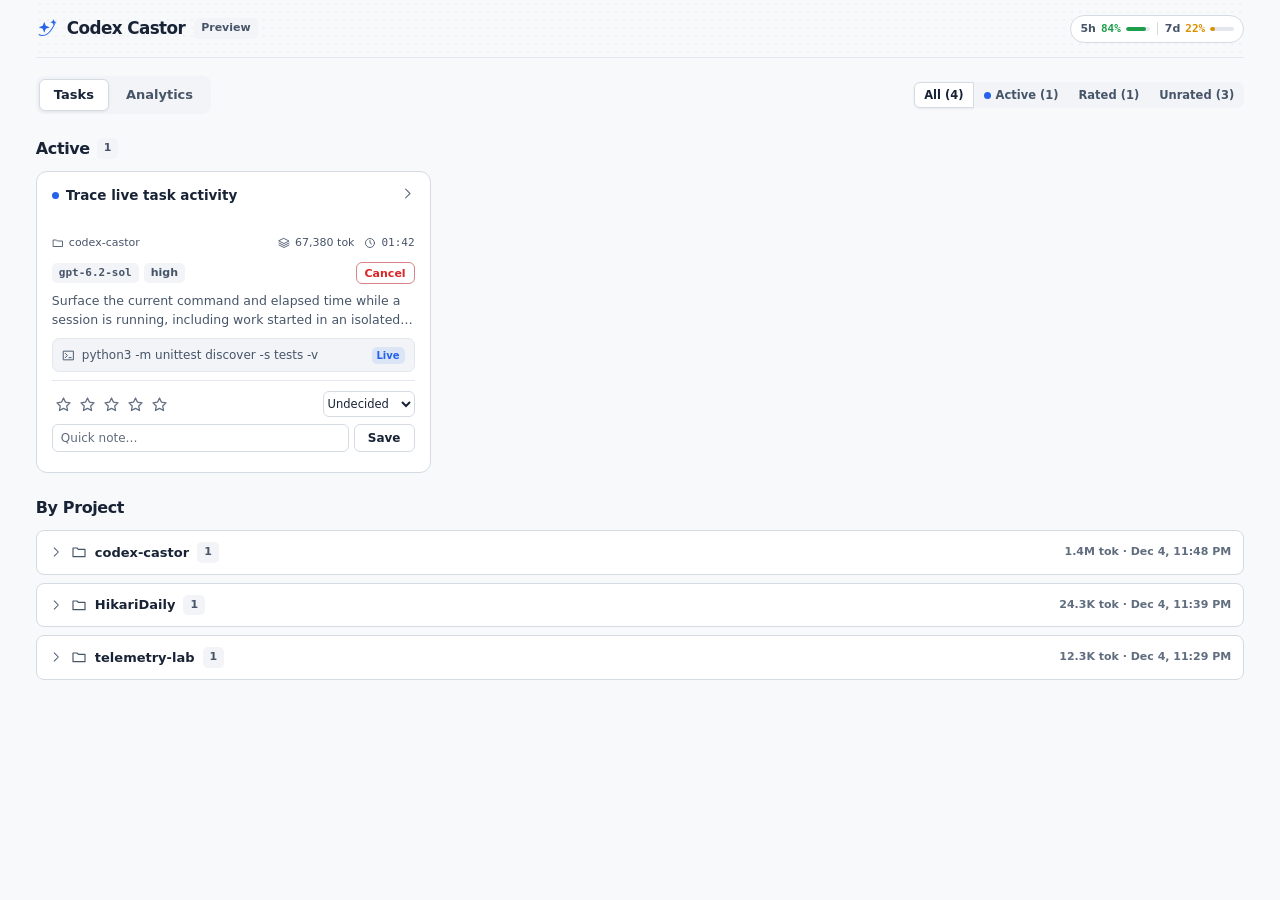
<file: mcp/monitor.html>
<!doctype html>
<html lang="en">
<head>
<meta charset="utf-8">
<meta name="viewport" content="width=device-width, initial-scale=1">
<title>Codex Castor Monitor</title>
<style>
:root {
  color-scheme: light;
  --fb-bg: #f8f9fb; --fb-surface: #fff; --fb-subtle: #f2f4f7;
  --fb-text: #182336; --fb-text-2: #475569; --fb-text-3: #606d7f;
  --fb-border: #d5dbe3; --fb-border-2: #e4e8ee;
  --fb-accent: #2563eb; --fb-success: #15803d; --fb-warning: #b45309; --fb-danger: #dc2626;
  --bg: var(--color-background-primary, var(--fb-bg));
  --surface: var(--color-background-secondary, var(--fb-surface));
  --subtle: var(--color-background-tertiary, var(--fb-subtle));
  --text: var(--color-text-primary, var(--fb-text));
  --secondary: var(--color-text-secondary, var(--fb-text-2));
  --muted: var(--color-text-tertiary, var(--fb-text-3));
  --border: var(--color-border-primary, var(--fb-border));
  --line: var(--color-border-secondary, var(--fb-border-2));
  --accent: var(--color-text-info, var(--fb-accent));
  --success: var(--color-text-success, var(--fb-success));
  --warning: var(--color-text-warning, var(--fb-warning));
  --danger: var(--color-text-danger, var(--fb-danger));
  --danger-ink: #ffffff;
  --quota-green: #1e9e4a;
  --quota-blue: #2f7cf6;
  --quota-yellow: #d99100;
  --quota-red: #dc362e;
  --ring: var(--color-ring-primary, var(--accent));
  --wash: color-mix(in srgb, var(--accent) 10%, transparent);
  --good: color-mix(in srgb, var(--success) 10%, transparent);
  --bad: color-mix(in srgb, var(--danger) 8%, transparent);
  --warm: color-mix(in srgb, var(--warning) 10%, transparent);
  --dots: radial-gradient(circle, color-mix(in srgb, var(--text) 4%, transparent) 1px, transparent 1px);
  --mono: ui-monospace, "SF Mono", Menlo, Consolas, monospace;
  font-family: var(--font-sans, -apple-system, BlinkMacSystemFont, "Segoe UI", system-ui, sans-serif);
}
:root[data-theme="dark"] {
  color-scheme: dark;
  --fb-bg: #12161d; --fb-surface: #1b2029; --fb-subtle: #242b36;
  --fb-text: #ecf0f5; --fb-text-2: #bdc7d4; --fb-text-3: #9ca9ba;
  --fb-border: #394351; --fb-border-2: #303946;
  --fb-accent: #60a5fa; --fb-success: #4ade80; --fb-warning: #fbbf24; --fb-danger: #f87171;
  --danger-ink: #12161d;
  --quota-green: #4ade80;
  --quota-blue: #60a5fa;
  --quota-yellow: #facc15;
  --quota-red: #f87171;
}
* { box-sizing: border-box; }
[hidden] { display: none !important; }
body { margin: 0; background: var(--bg); color: var(--text); font-size: 13px; line-height: 1.5; }
main { max-width: 1560px; margin: auto; padding: 0 clamp(12px, 2.8vw, 40px) 32px; }
h1, h2, h3, p, dl, dd, pre, blockquote { margin: 0; }
h1 { font-size: 1.05rem; font-weight: 650; letter-spacing: -.035em; }
h2 { font-size: 16px; letter-spacing: -.025em; font-weight: 650; }
h3 { font-size: 13.5px; font-weight: 600; line-height: 1.38; }
button, input, select { font: inherit; color: var(--text); }
button, select, input { border: 1px solid var(--border); border-radius: 6px; background: var(--surface); }
button { cursor: pointer; min-height: 28px; padding: 2px 9px; font-size: 12px; font-weight: 550; }
button:hover, select:hover { border-color: var(--muted); }
button:disabled { cursor: wait; opacity: .65; }
:focus-visible { outline: 2px solid var(--ring); outline-offset: 2px; }
input { padding: 3px 8px; caret-color: var(--accent); }
input::placeholder { color: var(--muted); }
::selection { background: var(--wash); color: var(--text); }
svg { flex: none; vertical-align: middle; }
.mono, code, pre, time, .metric-value, td.numeric { font-family: var(--mono); font-variant-numeric: tabular-nums; }
.masthead, .toolbar, .section-head, .row, .brand, .group, .status, .activity, .stars,
.detail-bar, .title-row, .feedback-row, .chips, .stream-heading, .icon-button { display: flex; align-items: center; gap: 8px; }
.masthead, .toolbar, .section-head { justify-content: space-between; }
.masthead { min-height: 58px; padding-block: 6px; flex-wrap: wrap; align-content: center; row-gap: 6px;
  border-bottom: 1px solid var(--line); background-image: var(--dots); background-size: 8px 8px; }
.brand { gap: 9px; } .mark { color: var(--accent); }
.pill, .status { display: inline-flex; align-items: center; gap: 5px; padding: 2px 7px; border-radius: 5px;
  white-space: nowrap; flex: none;
  background: var(--subtle); color: var(--secondary); font-size: 11px; font-weight: 550; line-height: 1.5; }
.quota-chip { display: inline-flex; align-items: center; flex-wrap: wrap; row-gap: 4px; max-width: 100%; margin-inline-start: auto;
  padding: 3px 9px; border-radius: 20px; font-size: 11px; line-height: 1.2; }
.quota-window { display: inline-flex; align-items: center; gap: 5px; white-space: nowrap;
  color: var(--quota-color); transition: color 240ms ease; }
.quota-window + .quota-window { border-inline-start: 1px solid var(--border); margin-inline-start: 7px; padding-inline-start: 7px; }
.quota-window.green { --quota-color: var(--quota-green); }
.quota-window.blue { --quota-color: var(--quota-blue); }
.quota-window.yellow { --quota-color: var(--quota-yellow); }
.quota-window.red { --quota-color: var(--quota-red); }
.quota-label { color: var(--secondary); }
.quota-meter { width: 24px; height: 4px; border-radius: 4px; overflow: hidden; background: var(--line); }
.quota-fill { display: block; height: 100%; border-radius: inherit; background-color: var(--quota-color);
  transition: width 240ms ease, background-color 240ms ease; }
.running, .starting, .info { color: var(--accent); background-color: var(--wash); }
.completed, .saved { color: var(--success); background-color: var(--good); }
.failed, .error { color: var(--danger); background-color: var(--bad); }
.dot { display: inline-block; width: 7px; height: 7px; border-radius: 100%; background: var(--muted); flex: none; }
.dot.running, .dot.starting { background: var(--accent); animation: pulse 2s ease-in-out infinite; }
.dot.completed { background: var(--success); } .dot.failed { background: var(--danger); }
@keyframes pulse { 50% { opacity: .55; } }
.toolbar { margin: 18px 0 22px; gap: 8px; flex-wrap: wrap; }
.group { gap: 2px; background: var(--subtle); padding: 3px; border-radius: 8px; width: fit-content; }
.group button { border: 1px solid transparent; background: transparent; color: var(--secondary); }
.group button[aria-pressed="true"] { background: var(--surface); border-color: var(--border); color: var(--text); box-shadow: 0 1px 3px #0001; }
.primary button { min-height: 32px; font-size: 13px; padding-inline: 14px; }
.small-group { padding: 2px; } .small-group button { font-size: 11.5px; min-height: 22px; padding: 1px 7px; }
#filters { background: transparent; padding: 0; gap: 0; margin-inline-start: auto; max-width: 100%; flex-wrap: wrap; }
#filters button { display: inline-flex; align-items: center; gap: 5px; background: var(--subtle);
  min-height: 26px; padding: 6px 9px; line-height: 12px; border-radius: 0; white-space: nowrap;
  font-variant-numeric: tabular-nums; }
#filters button:first-child { border-radius: 6px 0 0 6px; }
#filters button:last-child { border-radius: 0 6px 6px 0; }
#filters button[aria-pressed="true"] { background: var(--surface); }
.section { margin-top: 22px; }
.section-head { min-height: 25px; margin-bottom: 10px; gap: 10px; flex-wrap: wrap; }
.section-head .row { gap: 7px; }
.card-grid { display: grid; grid-template-columns: minmax(0, 1fr); gap: 12px; }
.task-card, .panel, .kpis > div, .empty { background: var(--surface); border: 1px solid var(--border); border-radius: 11px; }
.task-card { min-width: 0; height: 302px; padding: 14px 15px; display: grid;
  grid-template-rows: 38px 22px 22px 38px 34px minmax(0, 1fr); gap: 8px; cursor: pointer;
  transition: border-color .16s, box-shadow .16s; }
.task-card:hover { border-color: color-mix(in srgb, var(--accent) 55%, var(--border)); box-shadow: 0 4px 12px #0000000d; }
.title-row { align-items: start; min-width: 0; gap: 7px; }
.title-row .dot { margin-top: 6px; }
.title-row h3, .preview-text { display: -webkit-box; -webkit-box-orient: vertical; -webkit-line-clamp: 2; overflow: hidden; overflow-wrap: anywhere; }
.title-row h3 { flex: 1; }
.card-meta, .card-meta > span { display: flex; align-items: center; gap: 5px; min-width: 0; }
.card-meta { gap: 10px; white-space: nowrap; color: var(--secondary); font-size: 11px; font-variant-numeric: tabular-nums; }
.card-meta .project-meta { flex: 1; }
.card-model { display: flex; align-items: center; gap: 5px; min-width: 0; }
.card-model .model-pill { flex: 0 1 auto; min-width: 0; overflow: hidden; text-overflow: ellipsis; }
.project-meta span, .project-name { overflow: hidden; text-overflow: ellipsis; white-space: nowrap; }
.project-group + .project-group { margin-top: 8px; }
.project-toggle { width: 100%; display: flex; align-items: center; gap: 8px; padding: 11px 12px;
  text-align: left; border-radius: 8px; font-size: 13px; }
.project-name { font-weight: 600; }
.project-info { margin-left: auto; color: var(--muted); white-space: nowrap; font-size: 11px; font-variant-numeric: tabular-nums; }
.project-toggle svg { color: var(--secondary); }
.project-chevron { transition: transform 160ms ease-out; }
.project-toggle[aria-expanded="true"] .project-chevron { transform: rotate(90deg); }
.project-group .card-grid { margin: 10px 0 16px; }
.chevron { color: var(--muted); transition: transform .16s; }
.task-card:hover .chevron { transform: translateX(2px); color: var(--accent); }
.preview-text { align-self: start; font-size: 12.5px; line-height: 1.48; color: var(--secondary); }
.activity { min-width: 0; background: var(--subtle); border: 1px solid var(--line); border-radius: 7px; padding: 0 9px; color: var(--secondary); gap: 7px; }
.activity-text { font-size: 12px; flex: 1; overflow: hidden; text-overflow: ellipsis; white-space: nowrap; }
.activity .pill { font-size: 10px; padding: 1px 5px; }
.feedback-form { display: grid; align-content: start; gap: 7px; }
.task-card .feedback-form { padding-top: 10px; border-top: 1px solid var(--line); cursor: default; }
.feedback-row { gap: 5px; min-width: 0; }
.stars { gap: 0; } .star { width: 24px; min-height: 24px; height: 24px; padding: 0; background: transparent; border: 0; color: var(--muted); }
.star:hover, .star.filled { color: var(--warning); }
.feedback-row select { height: 26px; min-height: 26px; font-size: 11.5px; min-width: 0; width: 92px; margin-left: auto; }
.feedback-row input { flex: 1; min-width: 0; height: 28px; font-size: 12px; }
.save { min-width: 61px; height: 28px; display: inline-flex; align-items: center; justify-content: center; gap: 4px; }
.save.error { border-color: var(--danger); color: var(--danger); }
.cancel { height: 26px; min-height: 26px; font-size: 11.5px; color: var(--danger);
  border-color: color-mix(in srgb, var(--danger) 48%, var(--border)); background: var(--surface);
  transition: background-color 140ms ease, color 140ms ease, border-color 140ms ease; }
.cancel:hover:not(:disabled):not(.confirm) { border-color: var(--danger); background: var(--bad);
  color: color-mix(in srgb, var(--danger) 88%, var(--text)); }
.cancel.confirm { background: var(--danger); border-color: var(--danger); color: var(--danger-ink); }
.cancel.confirm:hover:not(:disabled) {
  background: color-mix(in srgb, var(--danger) 88%, var(--text));
  border-color: color-mix(in srgb, var(--danger) 88%, var(--text)); }
.card-model .cancel { margin-left: auto; flex: none; height: 22px; min-height: 22px; padding: 0 8px;
  font-size: 11px; line-height: 1; display: inline-flex; align-items: center; justify-content: center; }
.empty { padding: 28px; color: var(--secondary); background-image: var(--dots); background-size: 8px 8px; }
.notice { padding: 8px 12px; color: var(--danger); background: var(--bad); border-radius: 6px; }
body.overlay-open { overflow: hidden; min-height: 100dvh; }
.sheet-backdrop { position: fixed; inset: 0; display: flex; align-items: center; justify-content: center;
  background: color-mix(in srgb, var(--bg) 42%, rgba(15,23,42,.16));
  -webkit-backdrop-filter: blur(10px) saturate(1.15); backdrop-filter: blur(10px) saturate(1.15); }
.level-2 { z-index: 40; padding: clamp(12px, 2.2vw, 24px); }
.level-3 { z-index: 60; padding: clamp(20px, 3.2vw, 38px); }
.sheet-panel { width: 100%; height: 100%; max-width: 1460px; display: flex; flex-direction: column;
  overflow: hidden; background: var(--bg); border: 1px solid var(--border); border-radius: 14px;
  box-shadow: 0 18px 48px rgba(15,23,42,.18); animation: sheet-in 160ms ease-out; }
.level-3 .sheet-panel { max-width: 1432px; }
:root[data-theme="dark"] .sheet-backdrop { background: rgba(6,9,15,.56);
  -webkit-backdrop-filter: blur(12px) saturate(1.1); backdrop-filter: blur(12px) saturate(1.1); }
:root[data-theme="dark"] .sheet-panel { box-shadow: 0 22px 56px rgba(0,0,0,.55); }
@keyframes sheet-in { from { opacity: .3; transform: translateY(5px); } }
.sheet-header { flex: none; padding: 12px clamp(10px, 2vw, 24px); background: var(--surface); border-bottom: 1px solid var(--line); }
.sheet-body { flex: 1; min-height: 0; overflow: auto; overscroll-behavior: contain; padding: 0 clamp(10px, 2vw, 24px) 16px; }
.level-3 .sheet-body { padding-top: 16px; }
.detail-bar { align-items: start; flex-wrap: wrap; }
.reading-controls { display: flex; flex-wrap: wrap; align-items: center; gap: 6px; }
.detail-name { flex: 1; min-width: 120px; overflow-wrap: anywhere; }
.detail-name h2 { font-size: 18px; } .detail-name .row { flex-wrap: wrap; }
.secondary { color: var(--secondary); } .muted { color: var(--muted); font-size: 12px; }
.panel { padding: 16px; margin-top: 12px; min-width: 0; }
.config { display: grid; grid-template-columns: auto minmax(0,1fr); font-size: 12px; }
.config dt, .config dd { border-top: 1px solid var(--line); padding: 8px; overflow-wrap: anywhere; }
.config dt { color: var(--secondary); padding-left: 0; }
.chips { flex-wrap: wrap; gap: 5px; min-width: 0; } .chips > * { overflow-wrap: anywhere; }
.chips > .pill { max-width: 100%; overflow: hidden; text-overflow: ellipsis; }
.metrics, .kpis { display: grid; grid-template-columns: repeat(2,minmax(0,1fr)); gap: 8px; }
.metric, .kpis > div { padding: 11px; min-width: 0; background: var(--subtle); border-radius: 7px; }
.metric dt, .kpis dt, .breakdown dt { color: var(--secondary); font-size: 11.5px; }
.metric-value, .kpis dd { display: block; font-size: 17px; letter-spacing: -.035em; margin: 3px 0; }
.breakdown { display: flex; flex-wrap: wrap; gap: 10px 24px; margin-top: 12px; }
.breakdown dd { font-family: var(--mono); }
.banner { margin-top: 12px; padding: 8px; background: var(--wash); border-radius: 6px; overflow-wrap: anywhere; }
.table-scroll { overflow-x: auto; margin-top: 12px; }
table { border-collapse: collapse; text-align: left; width: 100%; font-variant-numeric: tabular-nums; font-size: 12px; }
th, td { padding: 8px; border-bottom: 1px solid var(--line); white-space: nowrap; } th { color: var(--secondary); font-weight: 550; }
.prompt-surface { height: 280px; overflow: auto; padding: 14px; background: var(--subtle); border-radius: 7px; }
.stream-viewport { height: 360px; overflow: auto; padding-right: 4px; }
.full-prompt { font-size: 14px; }
.full-prompt .prose > pre { max-height: none; }
.sheet-header .prompt-tabs { margin: 10px 0 0; flex-wrap: nowrap; max-width: 100%; overflow-x: auto; }
.sheet-header .prompt-tabs button { flex: none; }
.prompt-tabs { margin-bottom: 8px; flex-wrap: wrap; }
.prose { line-height: 1.6; overflow-wrap: anywhere; }
.prose > * { max-width: 78ch; } .prose > * + * { margin-top: .65em; }
.prose h3 { font-size: 16px; } .prose h4, .prose h5 { margin-bottom: 0; font-size: 14px; }
.prose ul, .prose ol { padding-left: 21px; margin-bottom: 0; }
.prose blockquote { padding-left: 10px; border-left: 2px solid var(--border); color: var(--secondary); }
.prose hr { border: 0; border-top: 1px solid var(--border); margin-inline: 0; }
code, pre { font-size: .94em; } pre { white-space: pre-wrap; overflow-wrap: anywhere; }
.prose code, .output { background: var(--subtle); border-radius: 4px; }
.prose code { padding: 1px 3px; } .output { padding: 9px; max-height: 240px; overflow: auto; }
.prompt-surface .prose code, .prompt-surface .output { background: var(--surface); border: 1px solid var(--line); }
.prompt-surface .output code { background: transparent; border: 0; padding: 0; }
.skeleton { height: 42px; background: var(--subtle); border-radius: 6px; }
.stream { display: grid; gap: 7px; }
.event { min-width: 0; padding: 9px 10px; border: 1px solid var(--line); border-radius: 7px; }
.stream-heading { min-width: 0; overflow-wrap: break-word; }
.stream-heading > strong { flex: 1; min-width: 0; }
.stream-heading time { font-size: 11px; color: var(--muted); }
.event summary { cursor: pointer; }
.event summary .stream-heading { display: inline-flex; flex: 1; width: calc(100% - 20px); max-width: calc(100% - 20px); vertical-align: middle; }
.stream-heading > .command-title { white-space: nowrap; overflow: hidden; text-overflow: ellipsis; }
.stream-heading .exit-code { margin-left: auto; }
.stream-icon { color: var(--muted); }
.stream-icon.file_change, .stream-icon.search { color: color-mix(in srgb, var(--accent) 42%, var(--secondary)); }
.stream-icon.report, .stream-icon.command-completed { color: var(--success); }
.stream-icon.error, .stream-icon.command-failed { color: var(--danger); }
.event .prose, .event .chips, .event pre, .report-field, .event details { margin-top: 7px; }
.history-hint { margin-bottom: 10px; }
.report { background: var(--good); border-color: color-mix(in srgb, var(--success) 30%, var(--border)); }
.milestone { font-size: 11.5px; color: var(--secondary); display: flex; align-items: center; gap: 8px; margin: 4px 0; }
.milestone::after { content: ""; flex: 1; height: 1px; background: var(--line); }
.reply { margin: 7px 0; display: flex; gap: 8px; align-items: baseline; overflow-wrap: anywhere; }
#analytics .kpis > div { background: var(--surface); } .export-hint { color: var(--muted); margin-top: 14px; overflow-wrap: anywhere; font-size: 11.5px; }
@media (min-width: 660px) {
  .card-grid { grid-template-columns: repeat(2,minmax(0,1fr)); }
  .kpis { grid-template-columns: repeat(3,minmax(0,1fr)); }
}
@media (min-width: 720px) {
  .config { grid-template-columns: auto minmax(0,1fr) auto minmax(0,1fr); }
  .metrics { grid-template-columns: repeat(4,minmax(0,1fr)); }
}
@media (min-width: 1040px) {
  .card-grid { grid-template-columns: repeat(3,minmax(0,1fr)); }
  .kpis { grid-template-columns: repeat(6,minmax(0,1fr)); }
}
@media (max-width: 360px) {
  .masthead .brand { gap: 4px; }
  #filters button { padding-inline: 7px; }
  .task-card { padding-inline: 10px; } .cancel { padding-inline: 5px; }
  .panel { padding: 11px; }
}
@media (prefers-reduced-motion: reduce) {
  *, *::before, *::after { animation: none !important; transition: none !important; }
}
</style>
</head>
<body>
<main id="home-layer">
  <header class="masthead">
    <div class="brand">
      <svg class="mark" width="22" height="22" viewBox="0 0 24 24" aria-hidden="true">
        <path d="M3 18Q13 23 21 5" fill="none" stroke="currentColor" stroke-width="1.1"/>
        <path d="m9 4 1.6 4.4L15 10l-4.4 1.6L9 16l-1.6-4.4L3 10l4.4-1.6zM19 1l.9 2.6L22.5 4.5l-2.6.9L19 8l-.9-2.6-2.6-.9 2.6-.9z" fill="currentColor"/>
      </svg>
      <h1>Codex Castor</h1><span id="preview" class="pill" hidden>Preview</span>
    </div>
    <button id="quota-chip" type="button" class="quota-chip" hidden></button>
  </header>
  <div class="toolbar" id="toolbar">
    <div class="group primary" role="group" aria-label="View">
      <button type="button" id="show-tasks" aria-pressed="true">Tasks</button>
      <button type="button" id="show-analytics" aria-pressed="false">Analytics</button>
    </div>
    <div class="group small-group" id="filters" role="group" aria-label="Filter tasks">
      <button type="button" id="all" aria-pressed="true">All</button>
      <button type="button" id="active-only" aria-pressed="false"><span>Active</span></button>
      <button type="button" id="rated" aria-pressed="false">Rated</button>
      <button type="button" id="unrated" aria-pressed="false">Unrated</button>
    </div>
  </div>
  <p id="notice" class="notice" role="status" hidden></p>
  <div id="tasks">
    <section id="live-section" class="section" hidden><div class="section-head"></div><div class="card-grid"></div></section>
    <section id="project-section" class="section" hidden><div class="section-head"><h2>By Project</h2></div><div id="projects"></div></section>
    <p id="task-empty" class="empty" hidden></p>
  </div>
  <div id="analytics" hidden></div>
</main>
<div id="detail-layer" class="sheet-backdrop level-2" role="dialog" aria-modal="true" aria-label="Session details" hidden>
  <div class="sheet-panel">
    <div id="detail-heading" class="sheet-header"></div>
    <p class="notice" role="status" hidden></p>
    <div id="detail" class="sheet-body"></div>
  </div>
</div>
<div id="sub-layer" class="sheet-backdrop level-3" role="dialog" aria-modal="true" aria-labelledby="sub-title" hidden>
  <div class="sheet-panel">
    <div id="sub-heading" class="sheet-header"></div>
    <p class="notice" role="status" hidden></p>
    <div id="sub-body" class="sheet-body" tabindex="0"></div>
  </div>
</div>
<script>
"use strict";
const protocol = "2026-01-26";
const parentWindow = window.parent;
const preview = parentWindow === window || new URLSearchParams(window.location.search).get("demo") === "1";
const byId = id => document.getElementById(id);
const tasksView = byId("tasks");
const analyticsView = byId("analytics");
const pending = new Map();
const feedbackDrafts = new Map();
const savingFeedback = new Set();
const feedbackMessages = new Map();
const detailView = byId("detail");
const homeLayer = byId("home-layer");
const detailLayer = byId("detail-layer");
const subLayer = byId("sub-layer");
const expandedProjects = new Set();
let subView = "";
let detail = null;
let detailState;
let listScroll = 0;
const sectionKeys = new Map();
let nextId = 2;
let parentOrigin = "*";
let ready = false;
let disposed = false;
const taskFilters = ["all", "active-only", "rated", "unrated"];
let filter = "all";
let selected = "";
let missingSelected = false;
let count = 0;
let total = 0;
let tasks = [];
let analytics;
let quota = null;
let refreshingQuota = false;
let telemetryDir = "~/.gemini/codex-castor";
let view = "tasks";
const CONFIRM_TIMEOUT_MS = 4000;
let confirmTask = null;
let confirmTimer = null;
let cancelling = null;
let pollTimer;
let tickTimer;
let resizeObserver;
let refreshInFlight = false;
let refreshQueued = false;
let generation = 0;
let receivedResult = false;

function post(message) {
  parentWindow.postMessage({jsonrpc: "2.0", ...message}, parentOrigin);
}

function call(name, args) {
  const id = nextId++;
  return new Promise((resolve, reject) => {
    const timeout = setTimeout(() => {
      pending.delete(id);
      post({method: "notifications/cancelled", params: {requestId: id, reason: "Request timed out"}});
      reject(new Error("Request timed out"));
    }, 15000);
    pending.set(id, {resolve, reject, timeout});
    post({id, method: "tools/call", params: {name, arguments: args}});
  });
}

function hostContext(context) {
  const root = document.documentElement;
  if (context?.theme === "dark" || context?.theme === "light") root.dataset.theme = context.theme;
  for (const [key, value] of Object.entries(context?.styles?.variables ?? {})) {
    if (key.startsWith("--")) {
      if (typeof value === "string") root.style.setProperty(key, value);
      else if (value === null) root.style.removeProperty(key);
    }
  }
}

function toolPayload(result) {
  if (result?.structuredContent) return result.structuredContent;
  const text = result?.content?.[0]?.text;
  try { return JSON.parse(text); } catch { return null; }
}

function showNotice(text) {
  for (const notice of document.querySelectorAll(".notice")) {
    notice.textContent = text;
    notice.hidden = !text;
  }
}

function live(task) {
  return !!task && (task.status === "running" || task.status === "starting") && task.alive !== false;
}

function isRated(task) {
  return task?.feedback?.rating != null && task.feedback.rating > 0;
}

function sameRound(task, other) {
  return task.task_id === other?.task_id && task.round === other.round;
}

function summaryDetail(task) {
  const prompt = task.prompt_preview || task.task_summary;
  const round = task.round || 1;
  const kinds = {cmd_start: "command", cmd_done: "command", file: "file_change", message: "message",
    search: "search", tool: "tool", thinking: "reasoning", error: "error"};
  const messages = [];
  for (const activity of task.recent_activities || []) {
    const kind = kinds[activity.kind];
    if (!kind) continue;
    const raw = activity.text || "";
    const exit = raw.match(/^✗\(rc=(-?\d+)\)/);
    const content = (activity.report_summary || raw.replace(/^(?:✗\(rc=[^)]+\)|[▶✓✗✎💬🔎⚙💭⚠])\uFE0F?\s*/u, "")).trim();
    if (!content || content === "turn.failed") continue;
    if (kind === "error" && /is ignoring|--dangerously-bypass-hook-trust/.test(content)) continue;
    const status = kind === "error" || raw.startsWith("✗") ? "failed" :
      activity.kind === "cmd_start" ? (live(task) ? "running" : "info") : "completed";
    const text = kind === "message" && content.startsWith("{") && !activity.report_summary ? "Assistant report" : content;
    const title = {message: "Assistant", reasoning: "Reasoning", error: "Error"}[kind];
    messages.push({round, kind, status, ts: activity.ts, title: title || text, body: title ? text : "",
      meta: exit ? {exit_code: Number(exit[1])} : {}});
  }
  return {task_id: task.task_id, summary_only: true,
    prompts: prompt ? [{round: 1, filename: "", text: prompt, truncated: true}] : [],
    messages, total_stream_items: messages.length};
}

function setSnapshot(data, {detailOnly = false} = {}) {
  if (!data || !Array.isArray(data.tasks)) return false;
  const now = performance.now();
  const serverTime = Date.parse(data.server_time);
  function withClock(task) {
    const start = Date.parse(task.round_started_at || task.created_at);
    const end = live(task) ? serverTime : Date.parse(task.finished_at || task.updated_at);
    const fallback = Number.isFinite(end - start) ? (end - start) / 1000 : 0;
    return {...task, receivedAt: now, elapsed: Math.max(0, task.elapsed_seconds ?? fallback)};
  }
  if (!detailOnly) tasks = data.tasks.map(withClock);
  if (data.selected_task) {
    const index = tasks.findIndex(task => task.task_id === data.selected_task.task_id);
    const updated = withClock(data.selected_task);
    if (index < 0) tasks.push(updated);
    else tasks[index] = updated;
  } else if (detailOnly && selected) {
    tasks = tasks.filter(task => task.task_id !== selected);
    detail = null;
  }
  count = data.active_count ?? tasks.filter(live).length;
  total = data.total ?? tasks.length;
  analytics = data.analytics;
  if ("quota" in data) quota = data.quota || null;
  telemetryDir = data.telemetry_dir || telemetryDir;
  if (data.task_detail?.task_id === selected) detail = data.task_detail;
  else if (detailOnly && data.selected_task?.task_id === selected) detail = summaryDetail(data.selected_task);
  receivedResult = true;
  if (confirmTask && !tasks.some(task => sameRound(task, confirmTask) && live(task))) clearConfirm();
  if (selected && !detailOnly) renderTasks();
  render();
  return true;
}

function schedule() {
  clearTimeout(pollTimer);
  if (ready && !preview && !disposed && !refreshInFlight) {
    pollTimer = setTimeout(refresh, count > 0 || live(selectedTask()) ? 1000 : 8000);
  }
}

async function refresh() {
  if (preview) { if (selectedTask()) detail = demoDetail(selectedTask()); render(); return; }
  if (!ready || disposed) return;
  if (refreshInFlight) { refreshQueued = true; return; }
  clearTimeout(pollTimer);
  refreshInFlight = true;
  const requestGeneration = generation;
  try {
    const args = selected ? {limit: 0, task_id: selected, include_detail: true} : {limit: 200};
    const result = await call("codex_monitor", args);
    if (disposed || requestGeneration !== generation) return;
    const data = toolPayload(result);
    missingSelected = !!selected && !data?.selected_task;
    if (result?.isError || !setSnapshot(data, {detailOnly: !!args.include_detail})) {
      throw new Error(result?.content?.[0]?.text || "Invalid monitor response");
    }
    showNotice("");
  } catch (error) {
    if (!disposed && requestGeneration === generation) showNotice(`Monitor update failed. ${error.message}`);
  } finally {
    refreshInFlight = false;
    if (refreshQueued && !disposed) {
      refreshQueued = false;
      refresh();
    } else {
      schedule();
    }
  }
}

function node(tag, className, text) {
  const element = document.createElement(tag);
  if (className) element.className = className;
  if (text !== undefined) element.textContent = text;
  return element;
}

function renderQuota() {
  const chip = byId("quota-chip");
  const windows = Array.isArray(quota?.windows)
    ? quota.windows.filter(window => Number.isFinite(window?.remaining_percent)) : [];
  chip.hidden = windows.length === 0;
  chip.disabled = refreshingQuota;
  while (chip.childElementCount > windows.length) chip.lastElementChild.remove();
  if (chip.hidden) return;

  const tooltip = [quota.plan_type ? `Codex quota (${quota.plan_type})` : "Codex quota"];
  windows.forEach((window, index) => {
    const remaining = Math.max(0, Math.min(100, window.remaining_percent));
    const color = remaining >= 75 ? "green" : remaining >= 45 ? "blue" : remaining >= 20 ? "yellow" : "red";
    let item = chip.children[index];
    if (!item) {
      item = node("span", "quota-window");
      const meter = node("span", "quota-meter");
      meter.append(node("span", "quota-fill"));
      item.append(node("span", "quota-label"), node("span", "mono"), meter);
      chip.append(item);
    }
    const [label, percentage, meter] = item.children;
    item.className = `quota-window ${color}`;
    label.textContent = window.label;
    percentage.textContent = `${remaining}%`;
    meter.firstElementChild.style.width = `${remaining}%`;

    const reset = new Date(window.resets_at * 1000);
    const resetText = Number.isFinite(window.resets_at) && Number.isFinite(reset.getTime())
      ? `, resets ${reset.toLocaleString()}` : "";
    tooltip.push(`${window.label}: ${remaining}% left (${window.used_percent}% used)${resetText}`);
  });
  const updated = new Date(quota.updated_at);
  if (Number.isFinite(Date.parse(quota.updated_at))) tooltip.push(`Updated ${updated.toLocaleString()}`);
  tooltip.push(refreshingQuota ? "Refreshing quota…" : "Click to refresh");
  chip.title = tooltip.join("\n");
  chip.setAttribute("aria-label", tooltip.join(". "));
}

async function refreshQuota() {
  if (!quota || refreshingQuota || disposed) return;
  if (preview) {
    quota.updated_at = new Date().toISOString();
    renderQuota();
    return;
  }

  refreshingQuota = true;
  renderQuota();
  try {
    const result = await call("codex_monitor", {limit: 0, refresh_quota: true});
    if (disposed) return;
    if (result?.isError) throw new Error(result.content?.[0]?.text || "Tool call failed");
    quota = toolPayload(result)?.quota || null;
  } catch (error) {
    if (!disposed) showNotice(`Quota update failed. ${error.message}`);
  } finally {
    refreshingQuota = false;
    if (!disposed) renderQuota();
  }
}

function sourceLabel(source) {
  return ({runtime_rollout: "runtime", config_toml: "config", request_override: "override",
    requested: "override", user_config: "config", project_config: "config",
    previous_round: "previous round"})[source] || source || "unknown";
}

const feedbackVerdicts = ["accepted", "partial", "rework", "rejected", "abandoned"];
const number = (value, digits = 0) => value == null ? "—" :
  value.toLocaleString(undefined, {maximumFractionDigits: digits});
const percent = value => value == null ? "—" : `${number(value * 100, 1)}%`;
const duration = value => value == null ? "—" : `${number(value, 2)}s`;

function totalTokens(usage) {
  return usage.total_tokens ?? (usage.input_tokens ?? 0) + (usage.output_tokens ?? 0);
}

const cap = value => String(value || "unknown").replace(/^./, c => c.toUpperCase());
const selectedTask = () => tasks.find(task => task.task_id === selected);
const activityIcons = {command: "terminal", file: "file", file_change: "file", message: "message",
  report: "sparkle", thinking: "sparkle", reasoning: "sparkle", error: "alert", search: "search", tool: "tool"};
const paths = {
  folder: "M3 6h6l2 2h10v11H3z",
  maximize: "M4 9V4h5m6 0h5v5m0 6v5h-5m-6 0H4v-5",
  star: "m12 3 2.8 5.8 6.4.9-4.6 4.5 1.1 6.3L12 17.5l-5.7 3 1.1-6.3-4.6-4.5 6.4-.9z",
  "chevron-right": "m9 5 7 7-7 7", "arrow-left": "m11 5-7 7 7 7M4 12h16",
  terminal: "M3 4h18v16H3zM6 8l4 4-4 4m7 0h4", file: "M5 3h9l5 5v13H5zM14 3v6h5",
  message: "M3 4h18v13H9l-6 4zM7 8h10M7 12h7", search: "M17 10a7 7 0 1 1-14 0 7 7 0 0 1 14 0zm-2 5 6 6",
  tool: "m14 5 3 3 4-4a6 6 0 0 1-7 8l-8 8a2 2 0 0 1-3-3l8-8a6 6 0 0 1 6-7z",
  sparkle: "m10 3 2 6 6 2-6 2-2 6-2-6-6-2 6-2zM19 2v5m-2.5-2.5h5",
  check: "m4 12 5 5L20 6", "check-small": "m5 12 4 4L19 6",
  alert: "m12 3 10 17H2zM12 9v4m0 3v.1", clock: "M21 12a9 9 0 1 1-18 0 9 9 0 0 1 18 0zm-9-5v5l3 2",
  layers: "m12 3 10 5-10 5L2 8zM2 12l10 5 10-5M2 16l10 5 10-5", copy: "M8 8h12v13H8zM16 5V3H3v13h2",
  stop: "M5 5h14v14H5z"
};
function icon(name, size = 15) {
  const ns = document.querySelector(".mark").namespaceURI;
  const svg = document.createElementNS(ns, "svg");
  for (const [key, value] of Object.entries({viewBox: "0 0 24 24", width: size, height: size,
    fill: name === "star-filled" ? "currentColor" : "none", stroke: "currentColor", "stroke-width": 1.75,
    "stroke-linecap": "round", "stroke-linejoin": "round", "aria-hidden": "true"})) svg.setAttribute(key, value);
  const path = document.createElementNS(ns, "path");
  path.setAttribute("d", paths[name === "star-filled" ? "star" : name] || paths.layers);
  svg.append(path);
  return svg;
}
function button(label, action, cls = "") {
  const b = node("button", cls, label);
  b.type = "button";
  b.addEventListener("click", action);
  return b;
}
function pressed(b, yes) { b.setAttribute("aria-pressed", String(yes)); }
function statusBadge(status) {
  const pill = node("span", "status " + status);
  pill.append(node("i", "dot " + status), cap(status));
  return pill;
}
function clockFor(task, base) {
  const el = node("time", "mono");
  el.dataset.clock = (base ?? task.elapsed ?? 0) - (task.receivedAt ?? performance.now()) / 1000;
  return el;
}
function tick() {
  for (const el of document.querySelectorAll("[data-clock]")) {
    const s = Math.max(0, Math.floor(Number(el.dataset.clock) + performance.now() / 1000));
    const digits = [Math.floor(s / 60) % 60, s % 60];
    if (s >= 3600) digits.unshift(Math.floor(s / 3600));
    el.textContent = digits.map(n => String(n).padStart(2, "0")).join(":");
  }
}
function switchView(next, id = "") {
  const previous = selected;
  if (view === "tasks" && next === "detail") listScroll = window.scrollY;
  view = next;
  selected = id;
  subView = "";
  generation++;
  clearConfirm();
  detail = null;
  missingSelected = false;
  sectionKeys.clear();
  detailView.replaceChildren();
  byId("detail-heading").replaceChildren();
  byId("sub-heading").replaceChildren();
  byId("sub-body").replaceChildren();
  detailView.scrollTop = 0;
  detailState = {round: null, raw: false, filter: "All", opened: new Set()};
  render();
  if (next === "detail") {
    byId("back")?.focus({preventScroll: true});
  } else if (previous) {
    window.scrollTo(0, listScroll);
    const card = [...tasksView.querySelectorAll(".task-card")].find(el => el.dataset.task === previous && el.offsetWidth);
    const group = [...tasksView.querySelectorAll(".project-group")].find(el =>
      el.dataset.project === projectName(tasks.find(t => t.task_id === previous) || {}));
    (card || group?.firstChild || byId("show-tasks")).focus({preventScroll: true});
  }
  refresh();
}
function cancelButton(task, compact) {
  const b = button("", event => {
    event.stopPropagation();
    cancel(task);
  }, "cancel");
  if (compact) b.addEventListener("keydown", event => {
    if (event.key === "Enter" || event.key === " ") event.stopPropagation();
  });
  b.dataset.focus = "cancel";
  b.update = current => {
    task = current;
    const confirm = sameRound(task, confirmTask);
    const label = confirm ? "Confirm" : compact ? "Cancel" : "Cancel task";
    if (b.textContent !== label) {
      b.textContent = label;
      b.setAttribute("aria-label", confirm ? "Confirm cancel" : "Cancel task");
    }
    b.classList.toggle("confirm", confirm);
    b.disabled = cancelling === task.task_id;
  };
  b.update(task);
  return b;
}
function syncCancel(container, task, compact) {
  const control = container.querySelector(".cancel");
  if (!live(task)) control?.remove();
  else if (control) control.update(task);
  else container.append(cancelButton(task, compact));
}
function clearConfirm() {
  if (confirmTimer !== null) {
    clearTimeout(confirmTimer);
    confirmTimer = null;
  }
  confirmTask = null;
}
async function cancel(task) {
  if (!sameRound(task, confirmTask)) {
    clearConfirm();
    confirmTask = task;
    confirmTimer = setTimeout(() => { clearConfirm(); render(); }, CONFIRM_TIMEOUT_MS);
    render();
    return;
  }
  if (cancelling) return;
  clearConfirm();
  cancelling = task.task_id;
  render();
  try {
    if (preview) {
      const current = tasks.find(t => sameRound(t, task));
      if (current && live(current)) {
        current.elapsed_seconds = current.elapsed + (performance.now() - current.receivedAt) / 1000;
        Object.assign(current, {status: "cancelled", alive: false, latest_activity: {kind: "status", text: "Task cancelled"},
          total_duration_seconds: current.elapsed_seconds, finished_at: new Date().toISOString()});
        count--;
        analytics = demoAnalytics(tasks);
      }
    } else {
      const result = await call("codex_cancel", {task_id: task.task_id});
      if (result.isError || toolPayload(result)?.cancelled === false) {
        throw new Error(toolPayload(result)?.message || "Cancellation failed");
      }
    }
    generation++;
    await refresh();
  } catch (error) { showNotice(error.message); }
  finally { cancelling = null; render(); }
}

function feedbackForm(task, full = false) {
  const id = task.task_id;
  let feedback = task.feedback || {};
  const draft = feedbackDrafts.get(id) || feedback;
  let rating = draft.rating;
  const form = node("form", "feedback-form");
  form.setAttribute("aria-label", "Evaluation for " + (task.task_title || id));
  form.addEventListener("click", event => event.stopPropagation());
  if (!full) form.addEventListener("keydown", event => {
    if (event.key === "Escape" && confirmTask) { clearConfirm(); render(); }
    event.stopPropagation();
  });
  const top = node("div", "feedback-row");
  const stars = node("div", "stars");
  stars.setAttribute("role", "group");
  stars.setAttribute("aria-label", "Rating");
  const label = node("span", "muted");
  const verdict = node("select");
  verdict.setAttribute("aria-label", "Verdict");
  verdict.add(new Option("Undecided", ""));
  for (const v of feedbackVerdicts) verdict.add(new Option(cap(v), v));
  verdict.value = draft.verdict || "";
  if (feedback.verdict) verdict.options[0].disabled = true;
  top.append(stars);
  if (full) top.append(label);
  top.append(verdict);
  const bottom = node("div", "feedback-row");
  const notes = node("input");
  notes.placeholder = full ? "Evaluation notes…" : "Quick note…";
  notes.setAttribute("aria-label", "Feedback note");
  notes.value = draft.notes || "";
  const save = node("button", "save");
  save.type = "submit";
  const status = node("span", "muted");
  status.setAttribute("role", "status");
  function edit() {
    feedbackMessages.delete(id);
    feedbackDrafts.set(id, {rating, verdict: verdict.value, notes: notes.value});
    update();
  }
  function update(current = task) {
    task = current;
    feedback = task.feedback || {};
    const values = feedbackDrafts.get(id) || feedback;
    rating = values.rating;
    if (verdict.value !== (values.verdict || "")) verdict.value = values.verdict || "";
    if (notes.value !== (values.notes || "")) notes.value = values.notes || "";
    verdict.options[0].disabled = !!feedback.verdict;
    const msg = feedbackMessages.get(id);
    const busy = savingFeedback.has(id);
    save.disabled = busy;
    save.className = "save " + (msg?.error ? "error" : msg ? "saved" : "");
    save.textContent = busy ? "Saving…" : msg?.error ? "Retry" : msg ? "Saved" : "Save";
    if (msg && !msg.error && !busy) save.prepend(icon("check-small", 12));
    save.title = msg?.text || "Save feedback";
    status.textContent = busy ? "Saving…" : msg?.text || "";
    label.textContent = rating ? rating + " / 5" : "Unrated";
    for (const star of stars.children) {
      const value = Number(star.dataset.rating);
      star.classList.toggle("filled", value <= rating);
      pressed(star, value === rating);
      star.replaceChildren(icon(value <= rating ? "star-filled" : "star", 17));
    }
  }
  for (let n = 1; n <= 5; n++) {
    const star = button("", () => { rating = n; edit(); }, "star");
    star.dataset.rating = n;
    star.setAttribute("aria-label", n + " of 5 stars");
    stars.append(star);
  }
  notes.addEventListener("input", edit);
  verdict.addEventListener("change", edit);
  form.addEventListener("submit", async event => {
    event.preventDefault();
    if (savingFeedback.has(id)) return;
    const sent = {rating, verdict: verdict.value, notes: notes.value};
    feedbackDrafts.set(id, sent);
    const args = {task_id: id, notes: sent.notes};
    if (rating) args.rating = rating;
    if (sent.verdict) args.verdict = sent.verdict;
    savingFeedback.add(id);
    update();
    try {
      let saved = {...feedback, ...sent};
      if (!preview) {
        const result = await call("codex_feedback", args);
        saved = toolPayload(result)?.feedback;
        if (result.isError || !saved) throw new Error(toolPayload(result)?.error || "Save failed");
      }
      tasks = tasks.map(t => t.task_id === id ? {...t, feedback: saved} : t);
      if (feedbackDrafts.get(id) === sent) {
        feedbackDrafts.delete(id);
        const message = {text: "Feedback saved."};
        feedbackMessages.set(id, message);
        setTimeout(() => {
          if (feedbackMessages.get(id) === message) { feedbackMessages.delete(id); render(); }
        }, 3000);
      }
      if (preview) analytics = demoAnalytics(tasks);
      generation++;
      if (!preview) refresh();
    } catch (error) { feedbackMessages.set(id, {text: error.message, error: true}); }
    finally { savingFeedback.delete(id); update(); render(); }
  });
  bottom.append(notes, save);
  form.append(top, bottom);
  if (full) form.append(status);
  form.update = update;
  update();
  return form;
}
function projectName(task) {
  const workspace = task.requested_workdir || task.worktree?.repo_root || task.workdir || task.effective_workdir;
  return task.project || workspace?.split(/[\\/]/).filter(Boolean).pop() || "Unassigned";
}
function taskTokens(task) {
  const previous = task.total_usage;
  const current = live(task) || !previous ? task.round_usage || task.usage : null;
  if (!previous && !current) return null;
  return (previous ? totalTokens(previous) : 0) + (current ? totalTokens(current) : 0);
}
function cardSeconds(task) {
  if (live(task)) return (task.total_duration_seconds ?? 0) + task.elapsed;
  return task.total_duration_seconds ?? task.elapsed_seconds;
}
function cardMetadata(task) {
  const strip = node("div", "card-meta");
  function metric(symbol, label, value, cls) {
    const part = node("span", cls);
    part.title = label;
    part.append(icon(symbol, 12), value);
    strip.append(part);
  }
  const project = projectName(task);
  const tokens = taskTokens(task);
  metric("folder", project, node("span", "", project), "project-meta");
  metric("layers", "Total tokens", tokens == null ? "—" : number(tokens) + " tok");
  const seconds = cardSeconds(task);
  metric("clock", live(task) ? "Elapsed time" : "Duration", live(task) ? clockFor(task, seconds) : readableDuration(seconds));
  return strip;
}
function cardModel(task, row = node("div", "card-model")) {
  const control = row.querySelector(".cancel");
  while (row.firstElementChild !== control) row.firstElementChild.remove();
  const model = task.effective_model || task.model;
  const effort = task.effective_reasoning_effort || task.reasoning_effort;
  if (model) {
    const pill = node("span", "pill mono model-pill", model);
    pill.title = "Model: " + model;
    row.insertBefore(pill, control);
  }
  if (effort) {
    const pill = node("span", "pill", effort);
    pill.title = "Reasoning effort: " + effort;
    row.insertBefore(pill, control);
  }
  if (!model && !effort) row.insertBefore(node("span", "muted", "Model —"), control);
  return row;
}
function taskCard(task, card) {
  const id = task.task_id;
  if (!card) {
    card = node("article", "task-card");
    card.dataset.task = id;
    card.tabIndex = 0;
    card.addEventListener("click", () => switchView("detail", id));
    card.addEventListener("keydown", event => {
      if (event.target === card && ["Enter", " "].includes(event.key)) {
        event.preventDefault(); switchView("detail", id);
      }
    });
    card.append(feedbackForm(task));
  }
  card.setAttribute("aria-label", "Open session " + (task.task_title || id));
  const header = node("div", "title-row");
  const name = node("h3", "", task.task_title || id);
  header.title = (task.task_title || id) + " · " + id;
  header.append(node("i", "dot " + task.status), name);
  if (task.round > 1) header.append(node("span", "pill", "r" + task.round));
  const arrow = icon("chevron-right", 15);
  arrow.classList.add("chevron");
  header.append(arrow);
  const activity = task.latest_activity || {kind: "status", text: cap(task.status)};
  const strip = node("div", "activity");
  const chip = live(task) ? "Live" : cap(task.status);
  strip.title = activity.text;
  strip.append(icon(activityIcons[activity.kind] || "clock", 13), node("span", "activity-text", activity.text),
    node("span", "pill " + task.status, chip));
  const metadata = cardMetadata(task);
  const prompt = node("p", "preview-text", task.prompt_preview || task.task_summary || "No prompt recorded.");
  const [oldHeader, oldMetadata, model, oldPrompt, oldStrip] = card.children;
  if (model) {
    oldHeader.replaceWith(header);
    oldMetadata.replaceWith(metadata);
    cardModel(task, model);
    oldPrompt.replaceWith(prompt);
    oldStrip.replaceWith(strip);
  } else {
    card.prepend(header, metadata, cardModel(task), prompt, strip);
  }
  return card;
}
function groupTitle(name, count) {
  const heading = node("div", "row");
  heading.append(node("h2", "", name), node("span", "pill", String(count)));
  return heading;
}
function renderCards(grid, members) {
  const cards = new Map([...grid.children].map(card => [card.dataset.task, card]));
  members.forEach((task, index) => {
    let card = cards.get(task.task_id);
    cards.delete(task.task_id);
    const key = JSON.stringify([task.task_title, task.prompt_preview, task.task_summary, task.status,
      task.round, task.latest_activity, projectName(task), task.effective_model || task.model,
      task.effective_reasoning_effort || task.reasoning_effort, taskTokens(task), !live(task) && cardSeconds(task)]);
    if (!card || card.renderKey !== key) {
      card = taskCard(task, card);
      card.renderKey = key;
    }
    card.querySelector("form").update(task);
    syncCancel(card.querySelector(".card-model"), task, true);
    const clock = card.querySelector("[data-clock]");
    if (clock) clock.dataset.clock = cardSeconds(task) - task.receivedAt / 1000;
    if (grid.children[index] !== card) grid.insertBefore(card, grid.children[index] || null);
  });
  for (const card of cards.values()) card.remove();
}
const compactNumber = new Intl.NumberFormat(undefined, {notation: "compact", maximumFractionDigits: 1});
const projectDate = new Intl.DateTimeFormat(undefined, {month: "short", day: "numeric", hour: "2-digit", minute: "2-digit"});
const lastFinished = task => Date.parse(task.last_round_finished_at || task.finished_at) || 0;
const taskStarted = task => Date.parse(task.round_started_at || task.created_at) || 0;
const compareActiveTasks = (a, b) =>
  (taskStarted(b) - taskStarted(a)) || String(b.task_id || "").localeCompare(String(a.task_id || ""));
const compareProjectTasks = (a, b) =>
  (lastFinished(b) - lastFinished(a)) || compareActiveTasks(a, b);
function projectGroup(name) {
  const section = node("section", "project-group");
  section.dataset.project = name;
  const toggle = button("", () => {
    if (expandedProjects.has(name)) expandedProjects.delete(name);
    else expandedProjects.add(name);
    render();
  }, "project-toggle");
  const arrow = icon("chevron-right", 14);
  arrow.classList.add("project-chevron");
  toggle.append(arrow, icon("folder", 16), node("span", "project-name", name),
    node("span", "pill"), node("span", "project-info"));
  toggle.title = name;
  section.append(toggle, node("div", "card-grid"));
  return section;
}
function renderTasks() {
  const showActive = filter === "all" || filter === "active-only";
  const active = showActive ? tasks.filter(live).sort(compareActiveTasks) : [];
  const activeSection = byId("live-section");
  activeSection.hidden = !active.length;
  activeSection.firstChild.replaceChildren(groupTitle("Active", active.length));
  renderCards(activeSection.lastChild, active);

  const projectSection = byId("project-section");
  const groups = new Map();
  if (filter !== "active-only") {
    const projectTasks = tasks.filter(task => {
      if (filter === "rated") return isRated(task);
      if (filter === "unrated") return !isRated(task);
      return !live(task);
    }).sort(compareProjectTasks);
    for (const task of projectTasks) {
      const name = projectName(task);
      if (!groups.has(name)) groups.set(name, []);
      groups.get(name).push(task);
    }
    const container = byId("projects");
    const previous = new Map([...container.children].map(el => [el.dataset.project, el]));
    let index = 0;
    for (const [name, members] of groups) {
      const section = previous.get(name) || projectGroup(name);
      previous.delete(name);
      const toggle = section.firstChild;
      const open = expandedProjects.has(name);
      toggle.setAttribute("aria-expanded", String(open));
      toggle.querySelector(".pill").textContent = members.length;
      const known = members.map(taskTokens).filter(n => n != null);
      const tokens = known.length ? compactNumber.format(known.reduce((a,b) => a + b, 0)) + " tok" : "— tok";
      const latest = lastFinished(members[0]);
      toggle.lastChild.textContent = latest > 0 ? tokens + " · " + projectDate.format(latest) : tokens;
      const grid = section.lastChild;
      grid.hidden = !open;
      if (open) renderCards(grid, members);
      if (container.children[index] !== section) container.insertBefore(section, container.children[index] || null);
      index++;
    }
    for (const section of previous.values()) section.remove();
  }
  projectSection.hidden = !groups.size;
  const empty = byId("task-empty");
  empty.hidden = !activeSection.hidden || !projectSection.hidden;
  if (!empty.hidden) empty.textContent = !receivedResult ? "Connecting to Codex Castor…" :
    filter === "active-only" ? "No active tasks." :
    filter === "rated" ? "No rated tasks." :
    filter === "unrated" ? "No unrated tasks." :
    "No sessions yet. Dispatched tasks will appear here.";
}
// Markdown stays text throughout. Only these block and inline elements are constructed.
function inline(parent, text) {
  const formatting = /`([^`\n]+)`|\*\*([^*\n]+)\*\*|\[([^\]\n]+)\]\((?:[^()\n]|\([^()\n]*\))*\)/g;
  let offset = 0;
  for (const match of text.matchAll(formatting)) {
    parent.append(text.slice(offset, match.index));
    const [, code, bold, label] = match;
    if (code) parent.append(node("code", "", code));
    else {
      const element = node(bold ? "strong" : "span");
      inline(element, bold || label);
      parent.append(element);
    }
    offset = match.index + match[0].length;
  }
  parent.append(text.slice(offset));
}
function markdown(text) {
  const root = node("div", "prose");
  let list, paragraph, code, fence;
  for (const line of String(text || "").split(/\r?\n/)) {
    const marker = line.match(/^\s*(`{3,}|~{3,})/);
    if (code) {
      if (marker && marker[1].startsWith(fence)) code = null;
      else code.append(line + "\n");
      continue;
    }
    const heading = line.match(/^(#{1,6})\s+(.+)/);
    const bullet = line.match(/^\s*([-*+]|\d+\.)\s+(.+)/);
    if (!bullet) list = null;
    if (marker) {
      code = node("code"); fence = marker[1];
      const pre = node("pre", "output"); pre.append(code); root.append(pre);
    } else if (!line.trim()) {
      paragraph = null;
    } else if (/^\s*(?:-{3,}|\*{3,}|_{3,})\s*$/.test(line)) root.append(node("hr"));
    else if (heading) {
      const h = node("h" + Math.min(6, heading[1].length + 2));
      inline(h, heading[2]); root.append(h);
    } else if (bullet) {
      const tag = /^\d/.test(bullet[1]) ? "ol" : "ul";
      if (list?.localName !== tag) {
        list = node(tag);
        if (tag === "ol") list.start = parseInt(bullet[1], 10);
        root.append(list);
      }
      const li = node("li"); inline(li, bullet[2]); list.append(li);
    } else if (/^\s*>/.test(line)) {
      const quote = node("blockquote"); inline(quote, line.replace(/^\s*>\s?/, "")); root.append(quote);
    } else {
      if (!paragraph) { paragraph = node("p"); root.append(paragraph); }
      else paragraph.append(" ");
      inline(paragraph, line);
      continue;
    }
    paragraph = null;
  }
  return root;
}
function panel(name) {
  const section = node("section", "panel");
  const head = node("div", "section-head");
  head.append(node("h2", "", name));
  section.append(head);
  return section;
}
function localTime(value) {
  const t = new Date(value);
  return value && Number.isFinite(t.valueOf()) ? t.toLocaleString() : "—";
}
function readableDuration(s) {
  if (s == null) return "—";
  const seconds = Math.floor(s % 60);
  const minutes = Math.floor(s / 60) % 60;
  const hours = Math.floor(s / 3600);
  return [hours ? hours + "h" : "", minutes || hours ? minutes + "m" : "", seconds + "s"].filter(Boolean).join(" ");
}
function dataTable(labels, rows) {
  const wrap = node("div", "table-scroll");
  const table = node("table");
  const head = table.createTHead().insertRow();
  labels.forEach(label => { const th = node("th", "", label); th.scope = "col"; head.append(th); });
  const body = table.createTBody();
  for (const values of rows) {
    const row = body.insertRow();
    values.forEach(v => row.append(node("td", "", v ?? "—")));
  }
  wrap.append(table);
  return wrap;
}
function detailHeader(task) {
  const header = node("header", "detail-bar");
  const back = button("Back", () => switchView("tasks"), "icon-button");
  back.dataset.focus = "back";
  back.id = "back"; back.prepend(icon("arrow-left", 14));
  header.append(back);
  if (!task) {
    header.append(node("p", "muted", missingSelected ? "Session not found · " + selected : "Loading session…"));
    return header;
  }
  const name = node("div", "detail-name");
  const sub = node("div", "row");
  sub.append(node("code", "muted", task.task_id), statusBadge(task.status));
  name.append(node("h2", "", task.task_title || task.task_id), sub);
  header.append(name);
  if (live(task)) header.append(cancelButton(task, false));
  return header;
}
function configuration(c) {
  const section = panel("Configuration");
  const table = node("dl", "config");
  function pair(label, value, cls) {
    const dd = node("dd", cls);
    dd.append(value || "—");
    table.append(node("dt", "", label), dd);
  }
  function sourced(field) {
    const row = node("div", "chips");
    const value = c["effective_" + field] || c[field];
    row.append(value || "—");
    if (c[field + "_source"]) row.append(node("span", "pill", sourceLabel(c[field + "_source"])));
    return row;
  }
  pair("Task ID", c.task_id, "mono"); pair("Session ID", c.session_id, "mono");
  pair("Model", sourced("model")); pair("Reasoning effort", sourced("reasoning_effort"));
  const workspace = node("div");
  const dir = c.effective_workdir || c.requested_workdir || c.workdir || "";
  workspace.append(c.project || dir.split(/[\\/]/).filter(Boolean).pop() || "—", node("div", "muted mono", dir));
  if (c.requested_workdir && c.requested_workdir !== dir) workspace.append(node("div", "muted", "Requested · " + c.requested_workdir));
  pair("Workspace", workspace);
  const branch = node("div", "chips");
  if (c.worktree_enabled || c.worktree?.enabled || c.worktree_branch) {
    branch.append(node("span", "pill mono", c.worktree_branch || "Worktree"));
    if (c.worktree_base_commit) branch.append(node("code", "muted", c.worktree_base_commit));
  } else branch.append("Direct workspace");
  pair("Worktree", branch);
  const n = c.round_count || c.round || 1;
  pair("Rounds", n === 1 ? "1 round" : n + " rounds (" + (n - 1) + (n === 2 ? " rework)" : " reworks)"));
  const times = node("div", "muted");
  for (const [label, key] of [["Created", "created_at"], ["Started", "round_started_at"], ["Updated", "updated_at"], ["Finished", "finished_at"]]) {
    if (c[key]) { const row = node("div", "", label + " "); row.append(node("time", "", localTime(c[key]))); times.append(row); }
  }
  pair("Schedule", times);
  section.append(table);
  return section;
}
function runtimePanel(task, rt) {
  const section = panel("Runtime Status");
  const metrics = node("div", "metrics");
  function tile(label, value, sub) {
    const box = node("dl", "metric");
    const dd = node("dd", "metric-value");
    dd.append(value);
    box.append(node("dt", "", label), dd, node("dd", "muted", sub));
    metrics.append(box);
  }
  const usage = (rt === task && !live(task) ? task.total_usage || task.usage : rt.usage) || {};
  tile("Status", statusBadge(rt.status), rt.exit_code != null ? "exit " + rt.exit_code : "—");
  const seconds = rt.total_duration_seconds ?? rt.elapsed_seconds;
  tile("Duration", live(task) ? clockFor(task, seconds) : readableDuration(seconds),
    live(task) ? "Live elapsed time" : duration(seconds));
  const cached = usage.input_tokens && usage.cached_input_tokens ? percent(usage.cached_input_tokens / usage.input_tokens) + " cached" : "";
  tile("Total tokens", number(usage.total_tokens ?? (Object.keys(usage).length ? totalTokens(usage) : null)), cached);
  tile("Activity", number(rt.event_count), "events · Round " + (task.round || 1));
  const tokens = node("dl", "breakdown");
  for (const [key, label] of [["input_tokens", "Input"], ["cached_input_tokens", "Cached input"],
    ["output_tokens", "Output"], ["reasoning_output_tokens", "Reasoning output"]]) {
    const item = node("div"); item.append(node("dt", "", label), node("dd", "", number(usage[key]))); tokens.append(item);
  }
  section.append(metrics, tokens);
  if (live(task)) {
    const banner = node("div", "row banner");
    banner.append(node("i", "dot running"), rt.latest_activity?.text || "Running");
    section.append(banner);
  }
  if (rt.rounds?.length > 1) section.append(dataTable(["Round", "Kind", "Model", "Effort", "Duration", "Tokens", "Status"],
    rt.rounds.map(r => [r.round, cap(r.kind), r.model, r.reasoning_effort, duration(r.duration_seconds), number(r.usage?.total_tokens), cap(r.status)])));
  return section;
}
function loading(section, label) {
  const skeleton = node("div", "skeleton");
  skeleton.setAttribute("role", "status"); skeleton.setAttribute("aria-label", "Loading " + label);
  section.append(skeleton);
  return section;
}
function choiceGroup(label, values, current, choose) {
  const group = node("div", "group small-group");
  group.setAttribute("role", "group"); group.setAttribute("aria-label", label);
  for (const [key, text] of values) {
    const b = button(text, () => choose(key));
    pressed(b, key === current); b.dataset.focus = label + key;
    group.append(b);
  }
  return group;
}
function setOption(key, value) {
  detailState[key] = value;
  renderDetail(selectedTask());
}
async function copyText(text) {
  try { await navigator.clipboard.writeText(text); }
  catch {
    const active = document.activeElement;
    const input = node("textarea");
    input.style.position = "fixed"; input.style.opacity = "0"; input.value = text;
    document.body.append(input); input.select();
    const ok = document.execCommand("copy"); input.remove(); active?.focus({preventScroll: true});
    if (!ok) throw new Error("Copy unavailable in this host.");
  }
}
function currentPrompt() {
  const prompts = detail?.prompts || [];
  return prompts.find(p => p.round === detailState.round) || prompts[0];
}
function fullViewButton(kind) {
  const label = kind === "prompt" ? "prompt" : "message stream";
  const b = button("Full view", () => setSubView(kind), "icon-button");
  b.prepend(icon("maximize", 13));
  b.id = "expand-" + kind;
  b.dataset.focus = b.id;
  b.setAttribute("aria-label", "Open " + label + " in full view");
  b.setAttribute("aria-haspopup", "dialog");
  return b;
}
function promptControls() {
  const controls = node("div", "reading-controls");
  const current = currentPrompt();
  if (!current) return controls;
  const modes = choiceGroup("Prompt format", [[false, "Formatted"], [true, "Raw"]], detailState.raw, v => setOption("raw", v));
  const copy = button("Copy", async () => {
    try {
      await copyText(current.text); copy.textContent = "Copied"; copy.prepend(icon("check-small", 13));
      setTimeout(() => { copy.textContent = "Copy"; copy.prepend(icon("copy", 13)); }, 1800);
    } catch (e) { showNotice(e.message); }
  }, "icon-button");
  copy.dataset.focus = "copy";
  copy.prepend(icon("copy", 13)); controls.append(modes, copy);
  return controls;
}
function appendRoundTabs(parent) {
  const prompts = detail?.prompts;
  if (prompts?.length > 1) {
    const tabs = choiceGroup("Prompt round", prompts.map(p => [p.round, "Round " + p.round + " · " + p.filename]),
      currentPrompt().round, v => setOption("round", v));
    tabs.classList.add("prompt-tabs"); parent.append(tabs);
  }
}
function promptContent(full = false) {
  const surface = node("div", full ? "full-prompt" : "prompt-surface");
  if (!full) surface.tabIndex = 0;
  if (!detail) return loading(surface, "prompt");
  const current = currentPrompt();
  if (!current) { surface.append(node("p", "muted", "No prompt recorded.")); return surface; }
  surface.append(detailState.raw ? node("pre", "", current.text) : markdown(current.text));
  if (current.truncated) surface.append(node("p", "muted", current.filename ? "Prompt excerpt · " + current.filename : "Prompt summary"));
  return surface;
}
function promptPanel() {
  const section = panel("Prompt");
  const controls = promptControls();
  controls.append(fullViewButton("prompt"));
  section.firstChild.append(controls);
  appendRoundTabs(section);
  section.append(promptContent());
  return section;
}
function streamRow(item, key) {
  const meta = item.meta || {};
  if (["round_start", "turn_status"].includes(item.kind)) {
    const text = item.title + (meta.usage ? " · " + number(meta.usage.total_tokens) + " tokens" : "");
    return node("div", "milestone", text);
  }
  const collapsible = ["command", "reasoning"].includes(item.kind);
  const row = node(collapsible ? "details" : "article", "event " + (["report", "error"].includes(item.kind) ? item.kind : ""));
  const heading = node("div", "stream-heading");
  let symbol = activityIcons[item.kind] || "layers";
  if (item.kind === "command" && item.status === "completed") symbol = "check";
  if (item.kind === "command" && item.status === "failed") symbol = "alert";
  const glyph = icon(symbol, 14);
  glyph.classList.add("stream-icon", item.kind);
  if (item.kind === "command") glyph.classList.add("command-" + item.status);
  const title = node("strong", item.kind === "command" ? "mono command-title" : "", item.title);
  if (item.kind === "command") title.title = item.title;
  heading.append(glyph, title);
  if (item.kind === "report") heading.append(statusBadge(meta.status));
  if (item.kind === "command" && item.status === "running") heading.prepend(node("i", "dot running"));
  if (item.ts) heading.append(node("time", "", localTime(item.ts)));
  if (item.kind === "command" && item.status === "failed")
    heading.append(node("span", "pill failed exit-code", "rc=" + (meta.exit_code ?? "—")));
  if (collapsible) {
    const summary = node("summary"); summary.append(heading); row.append(summary);
    summary.dataset.focus = key;
    rememberOpen(row, key);
  } else row.append(heading);
  if (item.kind === "command") {
    row.append(node("pre", "output", meta.command || item.title));
    if (item.body) row.append(node("pre", "output", item.body));
    if (meta.output_truncated) row.append(node("small", "muted", "Output truncated"));
  } else if (item.kind === "file_change") {
    const chips = node("div", "chips");
    for (const f of meta.files || []) chips.append(node("code", "pill", f.kind + " · " + f.path));
    row.append(chips);
  } else if (item.kind === "report") {
    row.append(markdown(meta.summary || item.body));
    const files = node("div", "chips");
    for (const f of meta.files_changed || []) files.append(node("code", "pill", f));
    if (files.childElementCount) row.append(files);
    if (meta.tests_summary) {
      const tests = node("div", "report-field");
      tests.append(node("h3", "", "Tests"), markdown(meta.tests_summary));
      row.append(tests);
    }
    if (meta.commands_run?.length) {
      const commands = node("details"); commands.append(node("summary", "", "Commands run"));
      for (const cmd of meta.commands_run) commands.append(node("pre", "output", cmd));
      rememberOpen(commands, key + "-report"); row.append(commands);
    }
    if (meta.open_issues?.length) {
      row.append(node("strong", "", "Open issues"));
      const list = node("ul");
      for (const issue of meta.open_issues) {
        const entry = node("li");
        inline(entry, issue);
        list.append(entry);
      }
      row.append(list);
    }
  } else if (item.body) row.append(markdown(item.body));
  if (meta.truncated) row.append(node("small", "muted", "Message truncated"));
  return row;
}
function rememberOpen(el, key) {
  el.dataset.openKey = key;
  el.open = detailState.opened.has(key);
}
function streamControls() {
  const choices = ["All", "Messages", "Commands", "Files"];
  return choiceGroup("Stream filter", choices.map(v => [v,v]), detailState.filter, v => setOption("filter", v));
}
function streamPanel() {
  const section = panel("Message Stream");
  const controls = node("div", "reading-controls");
  controls.append(streamControls(), fullViewButton("stream"));
  if (detail) section.firstChild.replaceChildren(groupTitle("Message Stream", detail.total_stream_items));
  section.firstChild.append(controls);
  section.append(streamContent());
  return section;
}
function streamContent(full = false) {
  const data = detail;
  const section = node("div", full ? "full-stream" : "stream-viewport");
  if (!full) section.tabIndex = 0;
  if (!data) return loading(section, "messages");
  if (data.summary_only) section.append(node("p", "muted history-hint",
    "Showing recent activity. Restart the MCP server to load full session history."));
  if (data.messages_truncated) section.append(node("p", "muted",
    "Showing latest " + data.messages.length + " of " + data.total_stream_items + " stream items"));
  const stream = node("div", "stream");
  const kinds = {Messages: ["message", "report", "error"], Commands: ["command"], Files: ["file_change"]};
  const offset = data.total_stream_items - data.messages.length;
  data.messages.forEach((item, i) => {
    if (detailState.filter === "All" || kinds[detailState.filter]?.includes(item.kind)) {
      const key = item.stream_id ?? item.round + "-" + (offset + i);
      const row = streamRow(item, key);
      row.dataset.streamKey = key;
      stream.append(row);
    }
  });
  if (!stream.childElementCount) stream.append(node("p", "muted", "No matching stream items."));
  section.append(stream);
  if (data.stderr_tail) {
    const stderr = node("details", "event");
    stderr.append(node("summary", "", "Stderr output"), node("pre", "output", data.stderr_tail));
    rememberOpen(stderr, "stderr"); section.append(stderr);
  }
  return section;
}
function evaluation(task) {
  const section = panel("Evaluation");
  section.append(feedbackForm(task, true), node("div", "replies"));
  return section;
}
function updateReplies(container, replies) {
  const key = JSON.stringify(replies);
  if (container.renderKey === key) return;
  container.renderKey = key;
  container.replaceChildren();
  if (replies.length) container.append(node("h3", "", "First replies"));
  for (const reply of replies) {
    const row = node("div", "reply");
    row.append(node("span", "pill", "Round " + reply.round), node("blockquote", "", reply.prompt));
    container.append(row);
  }
}
// Keep unchanged sections mounted so polling preserves selections, scroll positions and in-progress edits.
function captureDisclosures(container) {
  for (const el of container.querySelectorAll("[data-open-key]")) {
    if (el.open) detailState.opened.add(el.dataset.openKey);
    else detailState.opened.delete(el.dataset.openKey);
  }
}
function detailSection(id, dependencies, build, parent = detailView) {
  const key = JSON.stringify(dependencies);
  const old = byId(id);
  if (old && sectionKeys.get(id) === key) return old;
  const focusKey = old?.contains(document.activeElement) ? document.activeElement.dataset.focus : null;
  const scrollable = ".prompt-surface, .stream-viewport";
  const viewport = parent.id === "sub-body" ? parent : old?.querySelector(scrollable);
  const scrollTop = viewport?.scrollTop;
  // Anchor the first visible stream item when earlier items change or age out.
  const top = viewport?.getBoundingClientRect().top;
  const anchor = scrollTop && Array.from(old?.querySelectorAll("[data-stream-key]") || [])
    .find(row => row.getBoundingClientRect().bottom > top);
  const anchorTop = anchor ? anchor.getBoundingClientRect().top - top : 0;
  const el = build(); el.id = id;
  if (old) old.replaceWith(el); else parent.append(el);
  sectionKeys.set(id, key);
  if (scrollTop) {
    const scroller = parent.id === "sub-body" ? parent : el.querySelector(scrollable);
    if (scroller) {
      scroller.scrollTop = scrollTop;
      const row = anchor && Array.from(el.querySelectorAll("[data-stream-key]"))
        .find(entry => entry.dataset.streamKey === anchor.dataset.streamKey);
      if (row) scroller.scrollTop += row.getBoundingClientRect().top - scroller.getBoundingClientRect().top - anchorTop;
    }
  }
  if (focusKey) [...el.querySelectorAll("[data-focus]")].find(n => n.dataset.focus === focusKey)?.focus({preventScroll: true});
  return el;
}
function subHeader(task) {
  const header = node("header");
  const bar = node("div", "detail-bar");
  const back = button("Back", () => setSubView(""), "icon-button");
  back.id = "back-sub"; back.dataset.focus = "back-sub"; back.prepend(icon("arrow-left", 14));
  const name = node("div", "detail-name");
  const line = node("div", "row");
  const title = node("h2", "", subView === "prompt" ? "Prompt" : "Message Stream");
  title.id = "sub-title";
  line.append(title);
  if (subView === "stream" && detail) line.append(node("span", "pill", number(detail.total_stream_items)));
  name.append(line, node("p", "muted", task?.task_title || selected));
  bar.append(back, name, subView === "prompt" ? promptControls() : streamControls());
  header.append(bar);
  if (subView === "prompt") appendRoundTabs(header);
  return header;
}
function setSubView(next) {
  const previous = subView;
  if (previous === next) return;
  captureDisclosures(previous ? subLayer : detailView);
  clearConfirm();
  subView = next;
  byId("sub-heading").replaceChildren();
  byId("sub-body").replaceChildren();
  byId("sub-body").scrollTop = 0;
  if (!next) {
    for (const el of detailView.querySelectorAll("[data-open-key]")) el.open = detailState.opened.has(el.dataset.openKey);
  }
  render();
  (next ? byId("back-sub") : byId("expand-" + previous))?.focus({preventScroll: true});
}
function renderDetail(task) {
  const promptKey = [detail?.prompts, detailState.round, detailState.raw];
  const streamKey = [detail?.messages, detail?.total_stream_items, detail?.stderr_tail, detail?.summary_only, detailState.filter];
  if (subView) {
    captureDisclosures(subLayer);
    const prompt = subView === "prompt";
    detailSection("reading-header", [subView, task?.task_title, prompt ? promptKey :
      [detailState.filter, detail?.total_stream_items]], () => subHeader(task), byId("sub-heading"));
    detailSection("reading-body", [subView, prompt ? promptKey : streamKey],
      () => prompt ? promptContent(true) : streamContent(true), byId("sub-body"));
    return;
  }
  captureDisclosures(detailView);
  const header = detailSection("detail-header", [task?.task_id, task?.task_title, task?.status, missingSelected],
    () => detailHeader(task), byId("detail-heading"));
  syncCancel(header, task, false);
  if (!task) {
    detailView.replaceChildren();
    return;
  }
  const c = detail?.config || task;
  const rt = detail?.runtime || task;
  detailSection("configuration", [c.task_id, c.session_id, c.effective_model, c.effective_reasoning_effort, detail?.config],
    () => configuration(c));
  detailSection("runtime", [rt, live(task) && task.receivedAt], () => runtimePanel(task, rt));
  detailSection("prompt", promptKey, promptPanel);
  detailSection("stream", streamKey, streamPanel);
  const panel = detailSection("evaluation", task.task_id, () => evaluation(task));
  panel.querySelector("form").update(task);
  updateReplies(panel.querySelector(".replies"), task.feedback?.user_first_prompts || []);
}
function renderAnalytics() {
  const previousScroll = analyticsView.querySelector(".table-scroll");
  const scrollPosition = previousScroll?.scrollLeft ?? 0;
  const restoreFocus = previousScroll && document.activeElement === previousScroll;
  const overall = analytics?.overall;
  if (!overall) {
    analyticsView.replaceChildren(node("p", "empty", receivedResult ? "No analytics available." : "Connecting to Codex Castor…"));
    return;
  }
  const kpis = node("dl", "kpis");
  for (const [label, value] of [
    ["Total tasks", number(overall.task_count)], ["Completion rate", percent(overall.completion_rate)],
    ["First-pass rate", percent(overall.first_pass_rate)], ["Avg duration", duration(overall.avg_duration_seconds)],
    ["Total tokens", number(overall.total_tokens)], ["Avg rating", number(overall.avg_rating, 2)],
  ]) {
    const metric = node("div");
    metric.append(node("dt", "", label), node("dd", "", value));
    kpis.append(metric);
  }
  const section = node("section", "section");
  const heading = node("h2", "", "Model × Reasoning Effort");
  heading.id = "matrix-heading";
  section.append(heading);
  const rows = analytics.by_model_effort ?? [];
  if (rows.length) {
    const table = node("table", "analytics-table");
    table.setAttribute("aria-labelledby", heading.id);
    const header = table.createTHead().insertRow();
    for (const name of ["Model", "Effort", "Tasks", "Avg Time", "Avg Tokens", "Rework Rate", "Avg Rating"]) {
      const cell = node("th", "", name);
      cell.scope = "col";
      header.append(cell);
    }
    const body = table.createTBody();
    for (const row of rows) {
      const line = body.insertRow();
      for (const value of [row.model, row.reasoning_effort, number(row.task_count),
        duration(row.avg_duration_seconds), number(row.avg_total_tokens), percent(row.rework_rate),
        number(row.avg_rating, 2)]) {
        line.append(node("td", "", value));
      }
    }
    const scroll = node("div", "table-scroll");
    scroll.tabIndex = 0;
    scroll.setAttribute("role", "region");
    scroll.setAttribute("aria-labelledby", heading.id);
    scroll.append(table);
    section.append(scroll);
  } else {
    section.append(node("p", "empty", "No task telemetry yet."));
  }
  const hint = node("p", "export-hint", "Local exports · ");
  for (const [index, file] of ["telemetry.jsonl", "report.md", "telemetry.csv"].entries()) {
    if (index) hint.append(" · ");
    hint.append(node("code", "", `${telemetryDir.replace(/\/$/, "")}/${file}`));
  }
  analyticsView.replaceChildren(kpis, section, hint);
  const scroll = analyticsView.querySelector(".table-scroll");
  if (scroll) {
    scroll.scrollLeft = scrollPosition;
    if (restoreFocus) scroll.focus({preventScroll: true});
  }
}

function renderFilterCounts() {
  const ratedCount = tasks.filter(isRated).length;
  const unratedCount = tasks.filter(task => !isRated(task)).length;
  byId("all").textContent = `All (${total})`;
  byId("rated").textContent = `Rated (${ratedCount})`;
  byId("unrated").textContent = `Unrated (${unratedCount})`;

  const active = byId("active-only");
  active.lastElementChild.textContent = `Active (${count})`;
  const hasDot = active.childElementCount > 1;
  if (count > 0 && !hasDot) {
    const dot = node("i", "dot running");
    dot.setAttribute("aria-hidden", "true");
    active.prepend(dot);
  } else if (count === 0 && hasDot) {
    active.firstElementChild.remove();
  }
}

function render() {
  renderQuota();
  renderFilterCounts();
  const overlay = view === "detail";
  homeLayer.inert = overlay;
  detailLayer.inert = !!subView;
  detailLayer.hidden = !overlay;
  subLayer.hidden = !subView;
  document.body.classList.toggle("overlay-open", overlay);
  byId("filters").hidden = view === "analytics";
  for (const name of taskFilters) pressed(byId(name), filter === name);
  pressed(byId("show-tasks"), view !== "analytics"); pressed(byId("show-analytics"), view === "analytics");
  tasksView.hidden = view === "analytics"; analyticsView.hidden = view !== "analytics";
  if (view === "tasks") renderTasks();
  else if (view === "analytics") renderAnalytics();
  else renderDetail(selectedTask());
  tick();
}

function stop() {
  disposed = true;
  clearConfirm();
  clearTimeout(pollTimer);
  clearInterval(tickTimer);
  resizeObserver?.disconnect();
  for (const request of pending.values()) {
    clearTimeout(request.timeout);
    request.reject(new Error("Monitor closed"));
  }
  pending.clear();
}

window.addEventListener("message", event => {
  const msg = event.data;
  if (preview || disposed || event.source !== parentWindow || msg?.jsonrpc !== "2.0") return;
  if (parentOrigin !== "*" && event.origin !== parentOrigin) return;
  if (msg.method === "ping" || msg.method === "ui/resource-teardown") {
    if (msg.id !== undefined) post({id: msg.id, result: {}});
    if (msg.method === "ui/resource-teardown") stop();
  } else if (msg.method === "ui/notifications/host-context-changed") {
    hostContext(msg.params);
  } else if (msg.method === "ui/notifications/tool-input") {
    const candidate = msg.params?.arguments?.task_id;
    const next = typeof candidate === "string" ? candidate : "";
    if (next !== selected) switchView(next ? "detail" : "tasks", next);
  } else if (msg.method === "ui/notifications/tool-result") {
    const data = toolPayload(msg.params);
    const detailOnly = !!data?.selected_task && data.tasks?.length === 0;
    if (msg.params?.isError || !setSnapshot(data, {detailOnly})) {
      showNotice(msg.params?.content?.[0]?.text || "Could not load the monitor result.");
    } else {
      showNotice("");
      if (!selected && data.tasks.length < Math.min(data.total || 0, 200)) refresh();
      else schedule();
    }
  } else if (msg.method === "ui/notifications/tool-cancelled") {
    showNotice(msg.params?.reason || "The host cancelled the initial monitor request.");
  } else if (!msg.method && msg.id === 1 && !ready) {
    if (msg.error) { showNotice(msg.error.message || "Monitor initialization failed."); return; }
    if (event.origin && event.origin !== "null") parentOrigin = event.origin;
    hostContext(msg.result?.hostContext);
    ready = true;
    post({method: "ui/notifications/initialized", params: {}});
    if (typeof ResizeObserver === "function") {
      resizeObserver = new ResizeObserver(() => {
        post({method: "ui/notifications/size-changed", params: {
          width: document.documentElement.clientWidth, height: Math.ceil(document.body.getBoundingClientRect().height),
        }});
      });
      resizeObserver.observe(document.body);
    }
    refresh();
  } else if (!msg.method && pending.has(msg.id)) {
    const request = pending.get(msg.id);
    pending.delete(msg.id);
    clearTimeout(request.timeout);
    if (msg.error) request.reject(new Error(msg.error.message || "Tool call failed"));
    else request.resolve(msg.result);
  }
});

function demoQuota(mode) {
  const now = Date.now();
  const seconds = Math.floor(now / 1000);
  const weekly = {slot: mode === "weekly" ? "primary" : "secondary", label: "7d", used_percent: 78,
    remaining_percent: 22, window_duration_mins: 10080, resets_at: seconds + 190800};
  const hourly = {slot: "primary", label: "5h", used_percent: 16,
    remaining_percent: 84, window_duration_mins: 300, resets_at: seconds + 11520};
  return {updated_at: new Date(now).toISOString(), limit_id: "codex", plan_type: mode === "weekly" ? "prolite" : "pro",
    windows: mode === "weekly" ? [weekly] : [hourly, weekly]};
}

function demoAnalytics(sample) {
  const settled = sample.filter(task => !live(task) && task.status !== "failed");
  const mean = values => values.length ? values.reduce((sum, value) => sum + value, 0) / values.length : null;
  const rates = (numerator, denominator) => denominator ? numerator / denominator : 0;
  const groupStats = tasks => ({
    task_count: tasks.length,
    avg_duration_seconds: mean(tasks.map(task => task.total_duration_seconds ?? task.elapsed_seconds)),
    avg_total_tokens: mean(tasks.map(task => task.total_usage ?? task.usage).filter(Boolean).map(totalTokens)),
    rework_rate: rates(tasks.filter(task => task.rework_count > 0).length, tasks.length),
    avg_rating: mean(tasks.map(task => task.feedback?.rating).filter(value => value != null)),
  });
  const completed = settled.filter(task => task.status === "completed");
  const groups = new Map();
  for (const task of settled) {
    const key = JSON.stringify([task.effective_model, task.effective_reasoning_effort]);
    if (!groups.has(key)) groups.set(key, []);
    groups.get(key).push(task);
  }
  return {
    overall: {
      ...groupStats(settled),
      completion_rate: rates(completed.length, settled.length),
      first_pass_rate: rates(completed.filter(task => !task.rework_count).length, completed.length),
      total_tokens: settled.reduce((sum, task) => sum + totalTokens(task.total_usage ?? task.usage ?? {}), 0),
    },
    by_model_effort: Array.from(groups.values(), group => ({
      model: group[0].effective_model, reasoning_effort: group[0].effective_reasoning_effort, ...groupStats(group),
    })),
  };
}

function demoTasks() {
  const ago = seconds => new Date(Date.now() - seconds * 1000).toISOString();
  const entries = [
    ["live-observability", "Trace live task activity", "Surface the current command and elapsed time while a session is running, including work started in an isolated worktree.",
      "running", 102, 66000, 57000, 1380, "command", "python3 -m unittest discover -s tests -v"],
    ["installer-validation", "Verify installer upgrades", "Exercise upgrades against an existing installation. Preserve user settings and check that the bundled monitor stays available after the upgrade.",
      "completed", 407.18, 1380000, 1251660, 4173, "report", "Upgrade and rollback checks passed with existing settings preserved."],
    ["statusline-cleanup", "Make the status line easier to scan", "Show the session name and elapsed time together. Keep the terminal output readable when the workspace path is long.",
      "completed", 36, 23800, 9200, 460, "report", "The status line now keeps the session name visible in narrow terminals."],
    ["export-validation", "Check the telemetry export", "Compare the exported task ledger with the monthly report and identify any missing records.",
      "failed", 19, 12000, 3100, 300, "error", "The monthly export fixture is missing."]
  ];
  return entries.map(([id, title, prompt, status, seconds, input, cached, output, kind, activity], i) => {
    const start = ago(seconds + i * 570);
    const project = ["codex-castor", "codex-castor", "HikariDaily", "telemetry-lab"][i];
    const usage = {input_tokens: input, cached_input_tokens: cached, output_tokens: output,
      reasoning_output_tokens: Math.floor(output / 3), total_tokens: input + output};
    return {task_id: id, task_title: title, prompt_preview: prompt, task_summary: prompt,
      round: i === 1 ? 2 : 1, rework_count: i === 1 ? 1 : 0, status, alive: status === "running",
      current_activity: activity, latest_activity: {kind, text: activity}, session_id: "castor-demo-0" + (i + 1),
      effective_model: "gpt-6.2-sol", effective_reasoning_effort: i === 1 ? "xhigh" : "high",
      model_source: "runtime_rollout", reasoning_effort_source: i === 1 ? "override" : "config",
      config_model: "gpt-6.2-sol", config_reasoning_effort: "high", project, requested_workdir: "/workspace/" + project, workdir: "/workspace/" + project,
      worktree_branch: i < 2 ? "codex/" + id : null, created_at: start, round_started_at: i === 1 ? ago(650) : start,
      updated_at: ago(i * 570), finished_at: i ? ago(i * 570) : null,
      elapsed_seconds: i === 1 ? 80 : seconds, total_duration_seconds: i ? seconds : null,
      total_usage: i ? usage : null, usage, event_count: [12, 69, 18, 7][i], exit_code: i ? (i === 3 ? 1 : 0) : null,
      feedback: i === 1 ? {rating: 4, verdict: "accepted", notes: "Verified the upgrade on an existing install.",
        user_first_prompts: [{round: 1, prompt: "Please also cover rollback when the installer is interrupted."},
          {round: 2, prompt: "The upgrade works on my machine too."}]} : {}};
  });
}
function demoDetail(task) {
  const id = task.task_id;
  const multi = task.round > 1;
  const firstPrompt = "# " + task.task_title + "\n\n" + task.prompt_preview + "\n\n## Verification\n\n" +
    "- Run the focused checks in the project workspace.\n- Record the results in the **final report**.";
  const prompts = [{round: 1, kind: "dispatch", filename: "spec.md", text: firstPrompt, truncated: false}];
  if (multi) prompts[0].text += [
    "", "## Existing installations", "Start with a workspace that already contains a customized configuration. " +
    "Record the settings before the upgrade so the test can compare individual values afterward.",
    "", "### Upgrade checks", "1. Install the earlier release in a temporary home directory.",
    "2. Add a project-specific setting and an unrelated server entry.",
    "3. Run the upgrade twice and compare the generated configuration after each run.",
    "", "### Resource checks", "Read the bundled monitor through the local MCP server and verify the resource type.",
    "", "```sh", "python3 scripts/doctor.py --repo-only", "```", "", "---",
    "> Keep all installation fixtures inside the temporary workspace.", "",
    "## Acceptance", "The second upgrade must preserve the same settings as the first. " +
    "Record the checks in the report and list any files that need manual recovery."
  ].join("\n");
  if (multi) prompts.push({round: 2, kind: "resume", filename: "feedback-r2.md", truncated: false,
    text: "## Verify rollback\n\n> Please also cover rollback when the installer is interrupted.\n\n1. Start with an existing install.\n2. Interrupt the upgrade.\n3. Check that the original settings remain intact.\n\n```sh\npython3 scripts/doctor.py --repo-only\n```"});
  const messages = [];
  const add = (round, kind, title, body = "", meta = {}, status = "completed") =>
    messages.push({round, kind, title, body, meta, status});
  const rounds = [];
  for (const p of prompts) {
    const last = p.round === task.round;
    const usage = Object.fromEntries(Object.entries(task.usage).map(([k,v]) =>
      [k, multi ? (last ? Math.ceil(v / 2) : Math.floor(v / 2)) : v]));
    usage.total_tokens = usage.input_tokens + usage.output_tokens;
    rounds.push({round: p.round, kind: p.kind, prompt_file: p.filename, model: task.effective_model,
      reasoning_effort: task.effective_reasoning_effort, duration_seconds: multi ? (last ? 80 : 327.18) : task.elapsed_seconds,
      status: last ? task.status : "completed", usage, started_at: p.round === 1 ? task.created_at : task.round_started_at,
      finished_at: last ? task.finished_at : task.round_started_at});
    if (multi) add(p.round, "round_start", "Round " + p.round + " · " + cap(p.kind));
    if (multi && !last) {
      add(p.round, "reasoning", "Reasoning", "Compare the settings before and after a second installation.");
      add(p.round, "tool", "read_resource", "", {server: "workspace", tool: "read_resource"});
      add(p.round, "search", "Installer rollback semantics", "", {queries: ["Installer rollback semantics"]});
    }
    add(p.round, "message", "Assistant", last && multi ? "I’ll check rollback against the existing installation." :
      "I’ll start by checking the relevant fixtures and the current implementation.");
    if (multi) add(p.round, "file_change", "Changed 2 files", "", {files: [
      {kind: "update", path: "scripts/install.py"}, {kind: "update", path: "tests/test_install_and_doctor.py"}]});
    const cmd = multi ? "python3 scripts/doctor.py --repo-only" : task.alive ?
      task.latest_activity.text : "python3 -m unittest discover -s tests";
    add(p.round, "command", cmd, task.alive ? "" : task.status === "failed" ? "FileNotFoundError: monthly.jsonl" :
      "Checking task artifacts…\nAll checks passed.", {command: cmd, exit_code: last ? task.exit_code : 0}, last ? task.status : "completed");
    if (task.status === "failed") add(p.round, "error", "Error", task.latest_activity.text, {}, "failed");
    if (task.status === "completed") {
      if (last) add(p.round, "report", "Final Report", task.latest_activity.text,
        {status: "completed", summary: task.latest_activity.text, files_changed: multi ? ["scripts/install.py", "tests/test_install_and_doctor.py"] :
          ["scripts/statusline.py"], commands_run: [cmd], tests_summary: "All targeted checks passed.", open_issues: []});
      add(p.round, "turn_status", "Turn completed", "", {usage});
    }
  }
  const config = {...task, effective_workdir: task.workdir, requested_workdir: task.workdir,
    worktree_enabled: !!task.worktree_branch, round_count: task.round};
  return {task_id: id, task_title: task.task_title, config, runtime: {...task, rounds,
    total_duration_seconds: task.total_duration_seconds ?? task.elapsed_seconds}, prompts, messages,
    total_stream_items: messages.length, messages_truncated: false,
    stderr_tail: task.status === "failed" ? "FileNotFoundError: fixtures/monthly.jsonl\nExport check exited with code 1." : ""};
}

byId("quota-chip").addEventListener("click", refreshQuota);
for (const name of ["tasks", "analytics"]) byId("show-" + name).addEventListener("click", () => switchView(name));
for (const name of taskFilters) byId(name).addEventListener("click", () => {
  filter = name; render();
});
document.addEventListener("keydown", event => {
  if (event.key === "Tab" && selected) {
    const layer = subView ? subLayer : detailLayer;
    const controls = [...layer.querySelectorAll("button, input, select, textarea, summary, [tabindex]")]
      .filter(el => el.tabIndex >= 0 && !el.disabled && el.getClientRects().length);
    const first = controls[0], last = controls.at(-1);
    if (event.shiftKey && document.activeElement === first || !event.shiftKey && document.activeElement === last) {
      event.preventDefault();
      (event.shiftKey ? last : first).focus();
    }
    return;
  }
  if (event.key !== "Escape" || event.target.closest("input, select, textarea")) return;
  if (confirmTask) { clearConfirm(); render(); }
  else if (subView) setSubView("");
  else if (view === "detail") switchView("tasks");
});
detailLayer.addEventListener("click", event => {
  if (event.target === detailLayer) switchView("tasks");
});
subLayer.addEventListener("click", event => {
  if (event.target === subLayer) setSubView("");
});
tickTimer = setInterval(tick, 1000);
if (preview) {
  byId("preview").hidden = false;
  const params = new URLSearchParams(location.search);
  const theme = params.get("theme");
  const media = window.matchMedia("(prefers-color-scheme: dark)");
  const applyTheme = () => hostContext({theme: ["light", "dark"].includes(theme) ? theme : media.matches ? "dark" : "light"});
  media.addEventListener("change", applyTheme);
  applyTheme();
  const sample = demoTasks();
  setSnapshot({server_time: new Date().toISOString(), tasks: sample, analytics: demoAnalytics(sample),
    quota: demoQuota(params.get("quota"))});
  if (sample.some(t => t.task_id === params.get("task"))) {
    switchView("detail", params.get("task"));
    if (["prompt", "stream"].includes(params.get("sub"))) setSubView(params.get("sub"));
  }
} else {
  render();
  post({id: 1, method: "ui/initialize", params: {
    appInfo: {name: "codex-castor-monitor", version: "1.1.0"},
    appCapabilities: {availableDisplayModes: ["inline"]}, protocolVersion: protocol,
  }});
}
</script>
</body>
</html>
</file>
<file: docs/style.css>
:root {
  color-scheme: light;
  --ink: #241912;
  --sepia: #4b3626;
  --wash: #7c634a;
  --rubric: #8f2d22;
  --vermilion: #a9382b;
  --blue: #274c5b;
  --vellum: #f4e8cd;
  --paper: #ead8b3;
  --edge: #d6be92;
  --rule: #7c634a66;
  --display: "Cormorant Garamond", "EB Garamond", "Noto Serif SC", "Songti SC", STSong, Georgia, serif;
  --body: "Newsreader", "Noto Serif SC", "Songti SC", Georgia, serif;
  --hand: "Caveat", "Ma Shan Zheng", "Kaiti SC", STKaiti, cursive;
  --mono: "IBM Plex Mono", "JetBrains Mono", ui-monospace, monospace;
}

:lang(zh-CN) {
  --display: "Cormorant Garamond", "Kaiti SC", STKaiti, KaiTi, "FZKai-Z03", "Noto Serif SC", Georgia, serif;
  --hand: "Caveat", "Kaiti SC", STKaiti, KaiTi, "FZKai-Z03", cursive;
}

*, *::before, *::after { box-sizing: border-box; }
html { scroll-behavior: smooth; }
body {
  margin: 0;
  color: var(--ink);
  font: 400 1.125rem/1.48 var(--body);
  background: radial-gradient(ellipse at 45% 20%, #54402c, #2d211a 65%, #221810);
}
body:lang(zh-CN) { font-size: 1.03rem; line-height: 1.8; }
a { color: inherit; text-underline-offset: .18em; }
a:hover { color: var(--rubric); }
:focus-visible { outline: 2px dashed var(--blue); outline-offset: 4px; }
:target { scroll-margin-top: 1.25rem; }
img { display: block; max-width: 100%; }
svg { display: block; }
button { font: inherit; color: inherit; }
code { font: .83em/1.5 var(--mono); overflow-wrap: anywhere; }
h1, h2, h3, p, figure, dl { margin: 0; }
p + p { margin-top: .8rem; }
h1, h2, h3 { font-family: var(--display); line-height: 1.03; }
[hidden] { display: none !important; }
.definitions { position: absolute; pointer-events: none; }
.skip {
  position: absolute; z-index: 3; inset: 0 auto auto 1rem; padding: .6rem 1rem;
  background: var(--vellum); transform: translateY(-150%);
}
.skip:focus { transform: translateY(0); }

.codex {
  position: relative;
  isolation: isolate;
  max-width: 1140px;
  margin: 24px auto;
  padding: 0 clamp(36px, 5.15vw, 74px) 34px;
  background-color: var(--paper);
  background-image:
    radial-gradient(ellipse at 0% 1%, #9c643c57, transparent 24%),
    radial-gradient(ellipse at 99% 31%, #aa79453b, transparent 19%),
    radial-gradient(ellipse at 7% 83%, #b1824a28, transparent 26%),
    radial-gradient(ellipse at 94% 101%, #94573556, transparent 22%),
    radial-gradient(ellipse at 48% 14%, var(--vellum), var(--paper) 63%, var(--edge));
  box-shadow: 0 14px 50px #130d09aa, inset 0 0 26px #875a3540, inset 0 0 3px #5c32198c;
}
.codex::before {
  position: absolute; z-index: -1; inset: 0; content: ""; pointer-events: none;
  opacity: .31; mix-blend-mode: multiply;
  background-image: url("data:image/svg+xml,%3Csvg xmlns='http://www.w3.org/2000/svg' width='188' height='220'%3E%3Cfilter id='grain'%3E%3CfeTurbulence type='fractalNoise' baseFrequency='.48 .18' numOctaves='3' stitchTiles='stitch'/%3E%3C/filter%3E%3Crect width='100%25' height='100%25' filter='url(%23grain)' opacity='.55'/%3E%3C/svg%3E");
}
.folio-rules {
  position: absolute; z-index: -1; inset: 14px 16px; pointer-events: none;
  border: 1px solid #78533277;
  box-shadow: 0 0 0 4px #e8d5ad33, 0 0 0 5px #7853323d;
  background: repeating-linear-gradient(0deg, transparent 0 35px, #9269440b 35px 36px);
}
.folio-rules i, .hero-plate i {
  position: absolute;
  width: 17px; height: 17px;
  background: linear-gradient(transparent 8px, currentColor 8px 9px, transparent 9px),
    linear-gradient(90deg, transparent 8px, currentColor 8px 9px, transparent 9px);
  color: var(--wash);
}
.nw { left: -9px; top: -9px; }
.ne { right: -9px; top: -9px; }
.sw { left: -9px; bottom: -9px; }
.se { right: -9px; bottom: -9px; }
.masthead {
  display: grid; grid-template-columns: auto 1fr auto; align-items: center;
  gap: clamp(12px, 1.7vw, 25px); min-height: 100px;
  padding-block: 12px; border-bottom: 3px double var(--rule);
}
.brand { display: flex; gap: 9px; align-items: center; text-decoration: none; }
.brand svg { width: 49px; flex: none; }
.brand strong { display: block; font: 700 1.25rem/1 var(--display); letter-spacing: .055em; white-space: nowrap; }
.brand small { display: block; margin-top: .36rem; color: var(--sepia); font: .55rem/1.3 var(--mono); letter-spacing: .04em; }
.folio-nav, .mast-actions { display: flex; flex-wrap: wrap; align-items: center; gap: .25rem .87rem; }
.folio-nav { justify-content: center; font-size: .98rem; }
.folio-nav a, .mast-actions a { padding-block: .17rem; text-decoration: none; }
.folio-nav a:hover { text-decoration: underline; }
.mast-actions { justify-content: end; white-space: nowrap; font-size: .93rem; }
.mast-actions .lang-stamp {
  border: 1px solid var(--rubric); border-radius: 45% 8% 45% 7% / 7% 40% 8% 40%;
  padding-inline: .5rem; color: var(--rubric); transform: rotate(-2deg);
  box-shadow: inset 0 0 0 2px #8f2d2219;
}
.github { font: .72rem/1.5 var(--mono); }

.hero {
  display: grid; grid-template-columns: .94fr 1.06fr; align-items: center;
  gap: clamp(26px, 4vw, 59px); padding-block: clamp(43px, 6.4vw, 90px) clamp(31px, 4vw, 57px);
}
.hero > div { container-type: inline-size; }
.rubric {
  color: var(--rubric); font: 500 .75rem/1.5 var(--mono); letter-spacing: .12em;
  text-transform: uppercase;
}
.rubric span { margin-right: .37em; font: 1.16em/1 var(--display); }
h1 { margin: .31em 0 .25em; font-size: clamp(3.15rem, 5.8vw, 4.62rem); font-weight: 600; letter-spacing: -.046em; }
h1 .name-line { white-space: nowrap; }
h1 em { display: block; color: var(--rubric); font-weight: 600; }
:lang(zh-CN) h1 {
  font-size: clamp(2.4rem, 4.7vw, 3.6rem);
  font-size: clamp(2.4rem, 13cqi, 3.6rem);
  font-weight: 400;
  line-height: 1.22; letter-spacing: .04em;
}
:lang(zh-CN) h1 em { font-style: normal; font-weight: 400; }
:lang(zh-CN) h3, :lang(zh-CN) .pillar strong { font-weight: 600; }
:lang(zh-CN) .pillar strong { font-size: 1.38rem; }
.pen-rule { width: min(75%, 276px); height: 13px; color: var(--rubric); margin-bottom: .9rem; }
.thesis { color: var(--sepia); max-width: 37ch; font-size: 1.19rem; }
:lang(zh-CN) .thesis { font-size: 1.06rem; }
.hero-actions { display: flex; align-items: center; flex-wrap: wrap; gap: .55rem .95rem; margin-top: 1.15rem; }
.ink-button {
  display: inline-flex; align-items: center; gap: .47em;
  border: 1.5px solid var(--ink); padding: .51rem .8rem .4rem;
  font-weight: 600; font-size: 1rem; text-decoration: none;
  border-radius: 4px 1px 4px 1px / 1px 3px 1px 5px;
  background: var(--ink); color: var(--vellum);
  box-shadow: 2px 2px 0 #24191230, inset 0 0 9px #f4e8cd19;
}
.ink-button:hover { background: var(--rubric); border-color: var(--rubric); color: var(--vellum); }
.ink-button.light { background: #f4e8cd61; color: var(--ink); }
.ink-button.light:hover { border-color: var(--rubric); color: var(--rubric); }
.idle-stamp { position: relative; display: inline-block; margin: 1.35rem 0 0 .2rem; color: var(--rubric); transform: rotate(-4deg); }
.idle-stamp svg { position: absolute; width: 100%; height: 100%; inset: 0; }
.idle-stamp span { display: block; padding: .49rem .81rem .43rem; font: 500 .68rem/1.4 var(--mono); letter-spacing: .075em; }
.hero-plate {
  position: relative; padding: clamp(11px, 1.7vw, 19px);
  border: 1.5px solid var(--sepia); border-radius: 2% 1% 1% 2% / 1% 2% 1% 2%;
  box-shadow: 3px 5px 0 #64462b23, inset 0 0 19px #67411926, inset 0 0 0 4px #ddc69b;
  background: repeating-linear-gradient(133deg, #815a3924 0 1px, transparent 1px 4px),
    repeating-linear-gradient(43deg, #815a3914 0 1px, transparent 1px 6px), #e1cba1;
}
.hero-plate i { color: var(--rubric); }
.image-field {
  position: relative; isolation: isolate; aspect-ratio: 3 / 2; display: grid; place-items: center;
  border: 1px solid #78533380;
  background: radial-gradient(ellipse, #f3e6c8 24%, #e5d1a7 95%);
}
.image-field::before {
  position: absolute; z-index: -1; inset: 10%; content: "";
  border: 1px solid #7c634a29;
  background: radial-gradient(circle, transparent 34%, #7c634a29 34% 34.35%, transparent 34.5% 47%, #7c634a24 47% 47.35%, transparent 47.5%),
    linear-gradient(0deg, transparent 49.8%, #7c634a26 50%, transparent 50.3%),
    linear-gradient(90deg, transparent 49.8%, #7c634a26 50%, transparent 50.3%);
}
.image-field img { width: 100%; height: 100%; object-fit: cover; mix-blend-mode: multiply; color: var(--sepia); font: 1.1rem/1.4 var(--hand); text-align: center; }
figcaption { color: var(--sepia); }
.hero-plate figcaption { margin-top: .55rem; padding: .35rem .45rem .23rem; background: #efdfbd; text-align: center; font: 500 1.26rem/1.14 var(--hand); }
:lang(zh-CN) .hero-plate figcaption { font-size: 1.12rem; font-weight: 400; line-height: 1.45; }
.pillars {
  display: grid; grid-template-columns: repeat(4, minmax(0, 1fr));
  margin-bottom: clamp(34px, 5vw, 59px); border-top: 3px double var(--rule); border-bottom: 3px double var(--rule);
}
.pillar { position: relative; padding: .82rem .75rem .62rem 2.95rem; min-width: 0; background: #f4e8cd36; }
.pillar + .pillar { border-left: 1px dashed var(--rule); }
.pillar svg { position: absolute; left: .66rem; top: .85rem; width: 28px; color: var(--blue); }
.pillar strong { display: block; font: 700 1.31rem/1.1 var(--display); }
.pillar small { display: block; margin-top: .15rem; color: var(--sepia); font-size: .86rem; overflow-wrap: anywhere; }

.folio { position: relative; padding: clamp(25px, 4.3vw, 54px) 0 clamp(45px, 7vw, 89px); }
.folio::before {
  position: absolute; inset: 0 0 auto; height: 11px; content: "";
  background: center / 100% 11px no-repeat url("data:image/svg+xml,%3Csvg xmlns='http://www.w3.org/2000/svg' width='900' height='11' viewBox='0 0 900 11' preserveAspectRatio='none'%3E%3Cpath d='M0 4Q160 5 323 4T447 5Q450 1 453 5Q517 6 632 4T900 4M0 7Q227 9 440 7M460 7Q689 8 900 7' fill='none' stroke='%23725135' stroke-opacity='.56' stroke-width='.9'/%3E%3C/svg%3E");
}
.folio-heading { margin-bottom: clamp(1.2rem, 2.5vw, 2rem); }
.folio-heading h2 { margin: .15em 0 .18em; font-size: clamp(2.55rem, 5.3vw, 4.3rem); font-weight: 600; letter-spacing: -.033em; }
:lang(zh-CN) .folio-heading h2 { font-size: clamp(2.2rem, 4.6vw, 3.6rem); font-weight: 400; letter-spacing: .03em; line-height: 1.2; }
.folio-heading > p:last-child { max-width: 66ch; margin-top: .52rem; color: var(--sepia); }
.plate-frame, .ledger-panel, .catalog article, .security {
  border: 1.5px solid var(--rule); border-radius: 5px 2px 7px 2px / 2px 5px 2px 6px;
  box-shadow: inset 0 0 0 4px #e4cda14d, inset 0 0 0 5px #7c634a33, 2px 3px 0 #7853331d;
  background: radial-gradient(ellipse at 42% 23%, #f8edd267, #f4e8cd28 65%, #b2865030);
}
.plate-frame { padding: clamp(9px, 2.5vw, 22px); }
.plate-frame figcaption { padding: .55rem .5rem .22rem; border-top: 1px dashed var(--rule); font-size: .95rem; }
.schematic { width: 100%; height: auto; margin-inline: auto; overflow: visible; }
.architecture-drawing { max-width: 710px; }
.schematic .pen, .schematic .blue, .schematic .red, .schematic .guide {
  fill: none; stroke: var(--sepia); stroke-linecap: round; stroke-linejoin: round; stroke-width: 1.55;
}
.schematic .blue { stroke: var(--blue); }
.schematic .red { stroke: var(--rubric); }
.schematic .guide { stroke: var(--wash); opacity: .34; stroke-width: .9; }
.schematic .hatching { fill: url(#ink-hatch); stroke: none; }
.schematic .paper-fill { fill: #f0e0be; }
.schematic .fine { stroke-width: .84; }
.schematic .dash { stroke-dasharray: 5 5; stroke-width: 1.3; }
.schematic .label { fill: var(--ink); font: 700 26px var(--display); }
.schematic .annotation { fill: var(--sepia); font: 600 21px var(--hand); paint-order: stroke; stroke: #f0e0be; stroke-width: 5px; stroke-linejoin: round; }
.schematic .type { fill: var(--sepia); font: 15px var(--mono); }
.schematic .blue-text { fill: var(--blue); }
.schematic .red-text { fill: var(--rubric); }
:lang(zh-CN) .schematic .label { font-size: 24px; font-weight: 600; }
:lang(zh-CN) .schematic .annotation { font-size: 20px; font-weight: 500; }
.duties, .catalog { display: grid; grid-template-columns: repeat(2, minmax(0, 1fr)); gap: 1rem; }
.duties { margin-top: 1.35rem; gap: 0; border-block: 3px double var(--rule); }
.duties article { padding: .95rem 1rem .82rem; }
.duties article + article { border-left: 1px dashed var(--rule); }
.duties h3, .catalog h3 { color: var(--blue); font-size: 1.6rem; margin-bottom: .32rem; }
.duties article:first-child h3 { color: var(--rubric); }
.hand-note { color: var(--rubric); font: 500 1.35rem/1.12 var(--hand); transform: rotate(-1.5deg); }
:lang(zh-CN) .hand-note { font-size: 1.16rem; font-weight: 400; line-height: 1.5; }
.hand-note svg { display: inline-block; width: 32px; height: 16px; vertical-align: middle; margin-right: .3em; }

.cycle-layout { display: grid; grid-template-columns: minmax(0, .86fr) minmax(0, 1.14fr); gap: clamp(18px, 4vw, 49px); align-items: center; }
.cycle-drawing { max-width: 380px; }
.cycle-drawing .label { font-size: 19.5px; }
.cycle-steps { list-style: none; margin: 0; padding: 0; counter-reset: stages; }
.cycle-steps li { position: relative; counter-increment: stages; padding: .52rem 0 .53rem 2.3rem; border-bottom: 1px solid var(--rule); }
.cycle-steps li:last-child { border-bottom: 0; }
.cycle-steps li::before { position: absolute; left: .12rem; top: .56rem; content: counter(stages, upper-roman); color: var(--rubric); font: 700 1.12rem var(--display); }
.cycle-steps h3 { margin-bottom: .16rem; font-size: 1.48rem; }

.tab-index {
  display: grid; grid-template-columns: repeat(4, minmax(0, 1fr));
  gap: .35rem; margin-bottom: .6rem;
}
.tab-index a {
  display: grid; align-content: space-between; gap: .18rem;
  min-width: 0; padding: .55rem .55rem .4rem; border: 1px solid var(--rule);
  border-radius: 3px 7px 2px 3px / 4px 5px 3px 3px; background: #e1c99c6b;
  text-decoration: none; box-shadow: 1px 2px 0 #7c634a26;
}
.tab-index a:hover, .tab-index [aria-selected="true"] {
  border-color: var(--rubric); background: #f5e8cc;
  box-shadow: inset 0 -2px 0 var(--rubric), 1px 2px 0 #7c634a26;
}
.tab-index code { display: block; font-weight: 500; font-size: .78rem; }
.mode { color: var(--blue); font: .66rem/1.25 var(--mono); }
.mode.always { color: var(--rubric); }
.ledger-panel { padding: clamp(14px, 3vw, 31px); margin-bottom: 1rem; }
.ledger-panel.is-entering { animation: turn-folio .25s ease-out; }
@keyframes turn-folio { from { opacity: .56; transform: translateX(-4px) rotateY(-3deg); } to { opacity: 1; transform: none; } }
.ledger-panel h3 { font-size: clamp(1.65rem, 3.5vw, 2.35rem); overflow-wrap: anywhere; }
.instrument-title { display: flex; flex-wrap: wrap; align-items: baseline; gap: .33rem 1rem; margin-bottom: .52rem; }
.ledger-content { display: grid; grid-template-columns: minmax(0, .96fr) minmax(0, 1.04fr); gap: 1.2rem; margin-top: 1rem; }
.parameters { width: 100%; border-collapse: collapse; text-align: left; font-size: .95rem; }
.parameters th, .parameters td { padding: .36rem .45rem; border-bottom: 1px solid var(--rule); vertical-align: top; }
.parameters th { font-weight: 600; color: var(--sepia); }
.parameters thead { background: #c9ab7940; border-block: 1px solid var(--rule); }
.parameters tbody th { width: 43%; overflow-wrap: anywhere; }
.sample + .sample { margin-top: .6rem; }
.sample-heading { display: flex; flex-wrap: wrap; align-items: center; justify-content: space-between; gap: .2rem .5rem; margin-bottom: .23rem; }
.sample-heading strong { font-size: .87rem; color: var(--sepia); }
.sample .copy-button { border: 1px solid var(--rule); }
pre {
  margin: 0; padding: .64rem .75rem; overflow: auto;
  color: var(--blue); border: 1px solid #7c634a59;
  background: repeating-linear-gradient(0deg, #f4e8cd65 0 21px, #7c634a11 21px 22px), #e1cba6;
  font: .77rem/1.52 var(--mono);
}
pre code { font: inherit; }
.ledger-panel .hand-note { margin-top: .85rem; }
.ledger-panel .hand-note:lang(en) { line-height: 1.35; }

.vault-drawing { max-width: 660px; }
.catalog { margin-top: 1.3rem; }
.catalog article { padding: .9rem 1.15rem .8rem; }
.catalog-links { display: flex; flex-wrap: wrap; gap: .1rem .8rem; margin-top: .5rem; color: var(--blue); font-size: .85rem; }

.inscriptions { margin: 0; padding: 0; list-style: none; counter-reset: inscription; }
.inscription { position: relative; counter-increment: inscription; margin-bottom: .85rem; padding-left: 2.4rem; }
.inscription::before { position: absolute; left: .15rem; top: .26rem; content: counter(inscription, upper-roman); color: var(--rubric); font: 700 1.38rem var(--display); }
.inscription h3 { margin-bottom: .14rem; font-size: 1.62rem; }
.inscription p { margin-bottom: .45rem; }
.command { position: relative; display: grid; grid-template-columns: minmax(0, 1fr) auto; align-items: stretch; border: 1px solid var(--rule); background: #d5bb8d4d; }
.command pre { border: 0; font-size: .82rem; }
.copy-button { border: 0; border-left: 1px solid var(--rule); background: #f4e8cd65; color: var(--rubric); padding: .24rem .7rem; font: .75rem var(--mono); cursor: pointer; }
.copy-button:hover { background: var(--vellum); }
.copy-button[data-copied] { background: #8f2d221a; }
.sr-only { position: absolute; width: 1px; height: 1px; padding: 0; margin: -1px; overflow: hidden; clip-path: inset(50%); white-space: nowrap; border: 0; }
.security { margin-top: 1.6rem; padding: 1.05rem 1.23rem; border-color: #8f2d2280; border-left: 3px solid var(--rubric); }
.security h3 { color: var(--rubric); margin-bottom: .38rem; font-size: 1.6rem; }
.colophon { display: flex; justify-content: space-between; align-items: center; gap: 1.2rem; border-top: 3px double var(--rule); padding-block: 1.1rem .15rem; }
.colophon strong { display: block; font: 700 1.8rem/1.1 var(--display); }
.colophon p { margin-top: .45rem; color: var(--sepia); font-size: .94rem; }
.wax { width: 94px; height: auto; flex: 0 0 auto; filter: drop-shadow(2px 4px 2px #50241866); }

@media (max-width: 1176px) { .codex { margin-inline: 15px; } }
@media (max-width: 1000px) {
  .masthead { grid-template-columns: 1fr auto; gap: .24rem 1rem; min-height: 0; padding-block: .8rem .52rem; }
  .folio-nav { grid-column: 1 / -1; grid-row: 2; justify-content: start; border-top: 1px dotted var(--rule); padding-top: .35rem; }
}
@media (max-width: 900px) {
  .tab-index { grid-template-columns: repeat(2, minmax(0, 1fr)); }
}
@media (max-width: 768px) {
  .codex { padding-inline: clamp(23px, 5.6vw, 43px); margin: 10px; }
  .folio-rules { inset: 9px 10px; }
  .hero { grid-template-columns: minmax(0, 1fr); padding-top: 2.2rem; }
  .hero-plate { width: min(100%, 570px); justify-self: center; }
  .pillars { grid-template-columns: repeat(2, minmax(0, 1fr)); }
  .pillar:nth-child(3) { border-left: 0; }
  .pillar:nth-child(n+3) { border-top: 1px dashed var(--rule); }
  .cycle-layout, .ledger-content { grid-template-columns: minmax(0, 1fr); }
}
@media (max-width: 480px) {
  .codex { margin: 7px; padding-inline: 20px; }
  .folio-rules { inset-inline: 8px; }
  h1 { font-size: clamp(2.55rem, 12vw, 3.15rem); }
  .brand { gap: 5px; }
  .brand svg { width: 34px; }
  .brand strong { font-size: 1.04rem; }
  .brand small { font-size: .48rem; }
  .masthead { gap: .3rem .5rem; }
  .mast-actions { gap: .36rem; font-size: .79rem; }
  .github { font-size: .66rem; }
  .folio-nav { font-size: .89rem; gap: 0 .63rem; }
  .pillar { padding-inline: 2.05rem .4rem; }
  .pillar svg { width: 19px; left: .4rem; }
  .pillar strong { font-size: 1.09rem; }
  .pillar small { font-size: .75rem; }
  .duties, .catalog { grid-template-columns: minmax(0, 1fr); }
  .duties article + article { border-left: 0; border-top: 1px dashed var(--rule); }
  .tab-index a { padding-inline: .45rem; }
  .inscription { padding-left: 1.55rem; }
  .wax { width: 75px; }
}
@media (prefers-reduced-motion: reduce) {
  html { scroll-behavior: auto; }
  .ledger-panel.is-entering { animation: none; }
}
</file>
